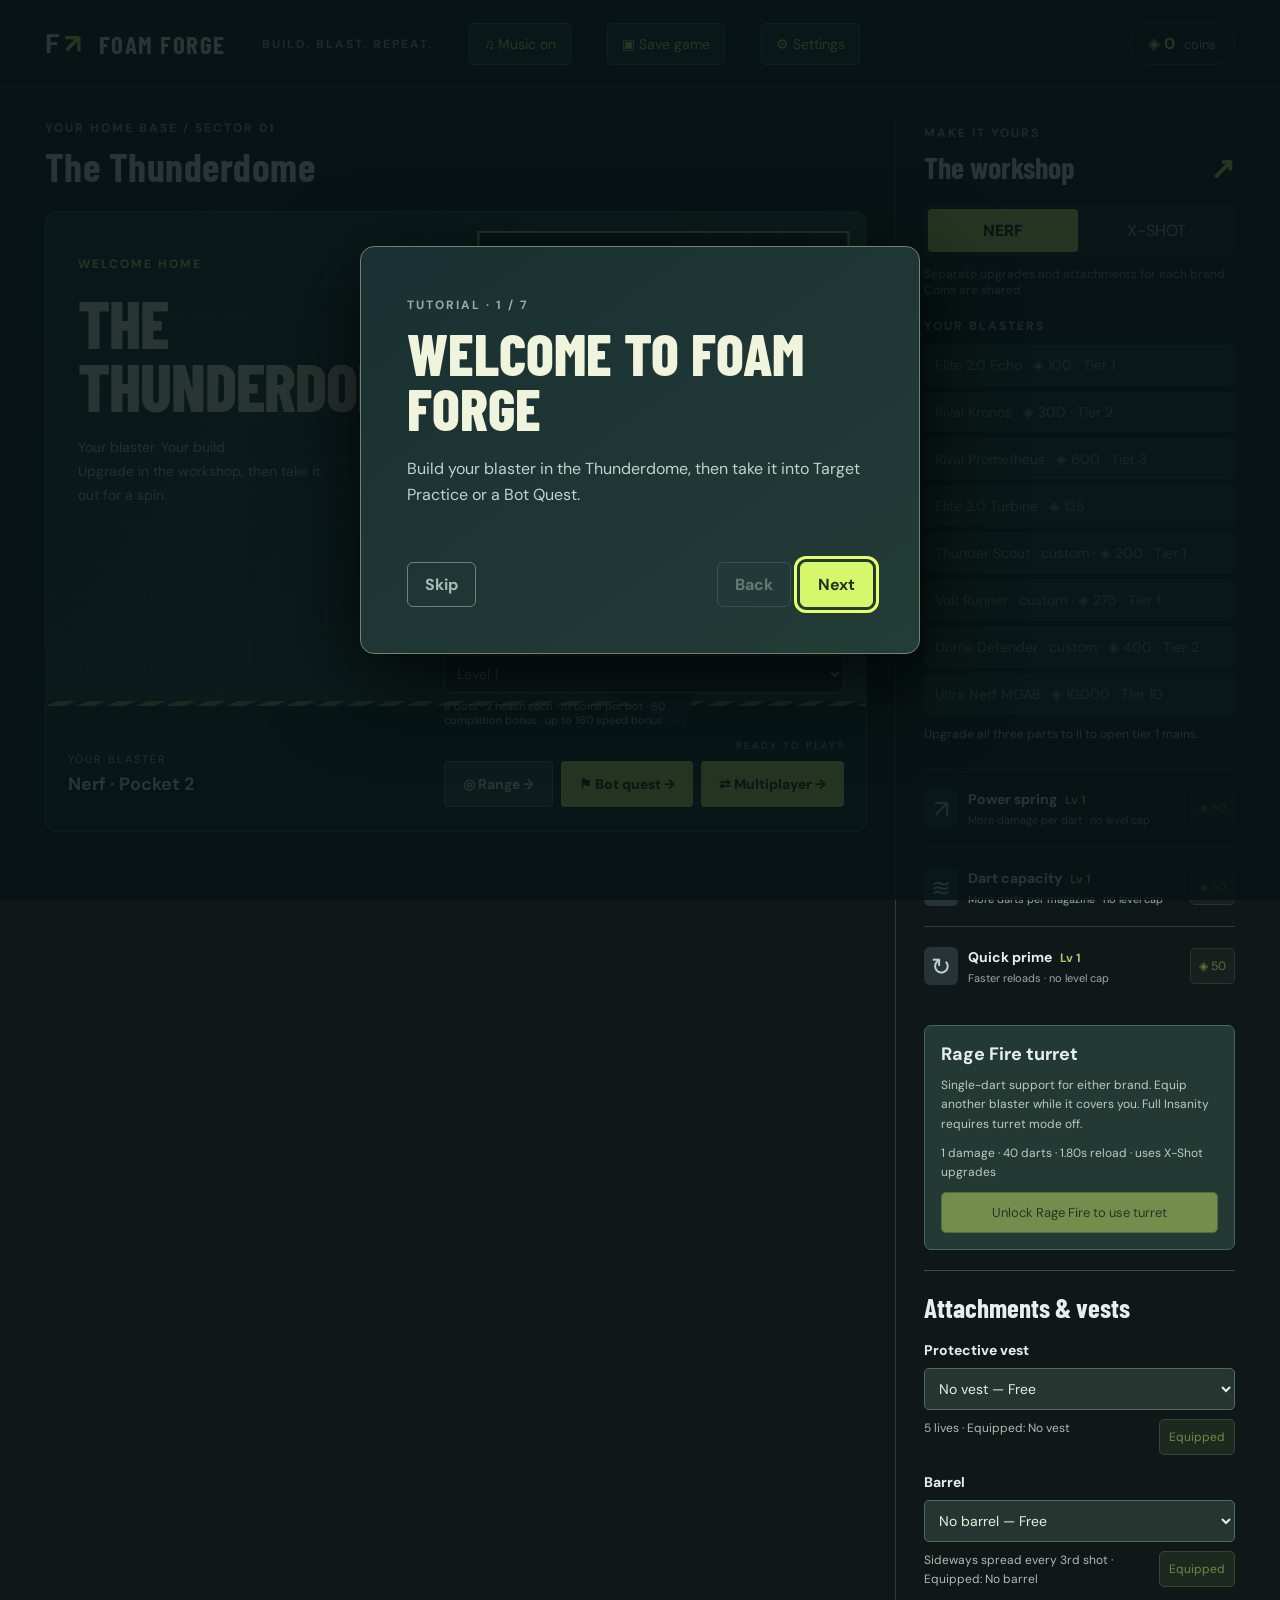
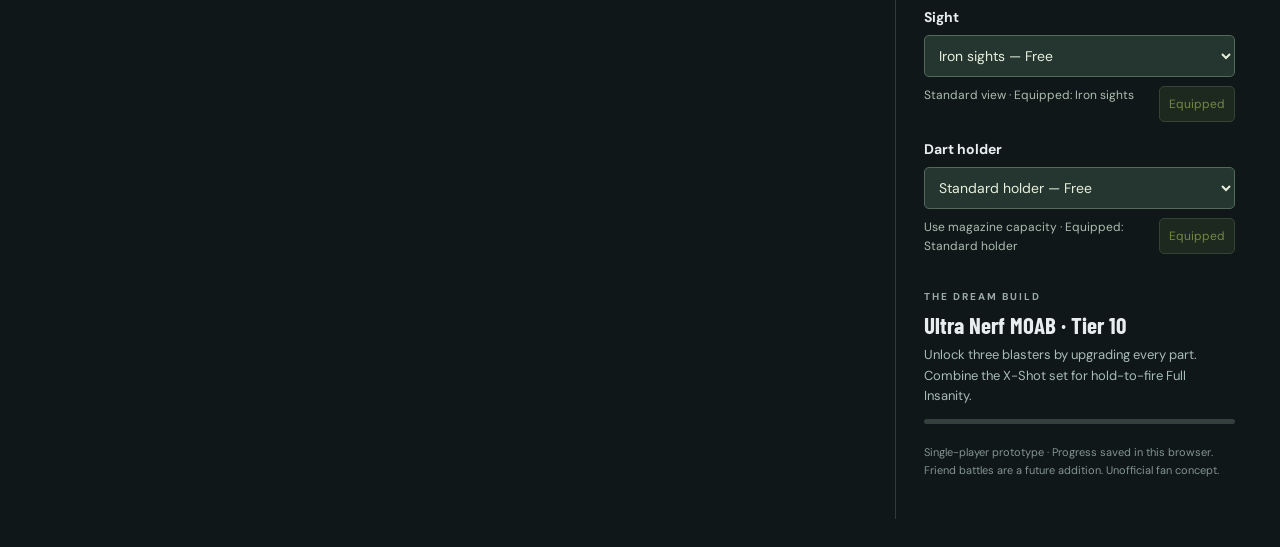
<file: foam-forge/index.html>
<!doctype html><html lang="en"><head><meta charset="utf-8"><meta name="viewport" content="width=device-width,initial-scale=1"><meta name="description" content="Build a foam blaster, shoot targets, and complete bot quests."><title>Foam Forge</title><link rel="stylesheet" href="style.css"></head><body><header><a class="logo" href="./">F<span>↗</span> <strong>FOAM FORGE</strong></a><span class="edition">BUILD. BLAST. REPEAT.</span><button id="musicToggle" class="back" aria-pressed="true">♫ Music on</button><div class="wallet">◈ <b id="coins">0</b> <span>coins</span></div></header><main><section class="game"><div class="bar"><div><span class="eyebrow">YOUR HOME BASE / SECTOR 01</span><h1 id="modeTitle">The Thunderdome</h1></div><button id="forgeBack" class="back">← Thunderdome</button></div><div class="arena"><canvas id="game" aria-label="Foam blaster arena. Click or tap targets to shoot." tabindex="0"></canvas><div class="top-hud"><span id="objective">Hit targets · earn 5 coins each</span><span id="questTimer">0.0s</span><span id="health">♥ 5 / 5 lives</span></div><div id="defeatScreen" class="defeat-screen" hidden role="dialog" aria-modal="true" aria-labelledby="defeatTitle"><div><span class="eyebrow">BOT QUEST</span><h2 id="defeatTitle">You lost</h2><p id="questResultText">You ran out of lives. Your coins and blasters are safe.</p><button id="defeatReturn">Return to Thunderdome ↵</button><button id="defeatRetry">Play again</button></div></div><button id="autoFireToggle" class="auto-fire-toggle" aria-pressed="false">Hands-free fire: off</button><div class="move-pad"><button id="moveForward" aria-label="Move forward">↑</button><button id="moveLeft" aria-label="Move left">←</button><button id="moveBack" aria-label="Move backward">↓</button><button id="moveRight" aria-label="Move right">→</button></div><div id="toast" role="status">Welcome to your range. Pick a target!</div><div class="bottom-hud"><div><small>YOUR BLASTER</small><strong id="blasterName">Nerf · Pocket 2</strong></div><button id="reload"><b id="ammo">2 / 2</b><span id="reloadLabel">RELOAD [R]</span></button></div><div id="fireHint" class="crosshint">CLICK / TAP TO SHOOT</div><div class="forge-intro"><span class="eyebrow">WELCOME HOME</span><h2>THE<br>THUNDERDOME</h2><p>Your blaster. Your build.<br>Upgrade in the workshop, then take it out for a spin.</p></div><div class="destinations"><label for="questLevel">BOT QUEST LEVEL</label><select id="questLevel"><option value="1">Level 1</option><option value="2">Level 2</option><option value="3">Level 3</option><option value="4">Level 4</option><option value="5">Level 5</option></select><p id="questDetails"></p><span>READY TO PLAY?</span><div class="modes"><button id="practice">◎ Range →</button><button id="quest">⚑ Bot quest →</button></div></div></div><footer><span><kbd>WASD / ARROWS</kbd> Move · <kbd>RIGHT CLICK</kbd> Toggle auto · <kbd>CLICK</kbd> Shoot / stop <kbd>R</kbd> Reload</span><span id="stats">0 hits · 0 shots</span></footer></section><aside><span class="eyebrow">MAKE IT YOURS</span><h2>The workshop<span>↗</span></h2><div class="brands"><button id="nerf" class="active">NERF</button><button id="xshot">X-SHOT</button></div><p class="note">Separate upgrades and attachments for each brand. Coins are shared.</p><div class="blaster-roster"><span class="eyebrow">YOUR BLASTERS</span><button id="blaster1"></button><button id="blaster2"></button><button id="blaster3"></button><button id="blaster4"></button><button id="blaster5"></button><button id="blaster6"></button><button id="blaster7"></button><button id="blaster8" hidden></button><button id="combine" hidden></button><p id="unlockHint" aria-live="polite"></p></div><div class="upgrade"><div class="upgrade-icon">↗</div><div><h3>Power spring <span id="springLevel">I</span></h3><p>More damage per dart · no level cap</p></div><button id="springBuy">◈ 50</button></div><div class="upgrade"><div class="upgrade-icon">≋</div><div><h3>Dart capacity <span id="capacityLevel">I</span></h3><p>More darts per magazine · no level cap</p></div><button id="capacityBuy">◈ 50</button></div><div class="upgrade"><div class="upgrade-icon">↻</div><div><h3>Quick prime <span id="primeLevel">I</span></h3><p>Faster reloads · no level cap</p></div><button id="primeBuy">◈ 50</button></div><section class="turret-shop"><h3>Rage Fire turret</h3><p>Single-dart support for either brand. Equip another blaster while it covers you. Full Insanity requires turret mode off.</p><p id="turretStats"></p><button id="turretToggle" aria-pressed="false">Unlock Rage Fire to use turret</button></section><section class="attachments"><h3>Attachments &amp; vests</h3><div class="attachment"><label for="vestSelect">Protective vest</label><select id="vestSelect"></select><p id="vestInfo"></p><button id="vestAttach"></button></div><div class="attachment"><label for="barrelSelect">Barrel</label><select id="barrelSelect"></select><p id="barrelInfo"></p><button id="barrelAttach"></button></div><div class="attachment"><label for="sightSelect">Sight</label><select id="sightSelect"></select><p id="sightInfo"></p><button id="sightAttach"></button></div><div class="attachment"><label for="holderSelect">Dart holder</label><select id="holderSelect"></select><p id="holderInfo"></p><button id="holderAttach"></button></div></section><div class="quest-card"><span class="eyebrow">YOUR FIRST MISSION</span><h3>Clear the playground</h3><p>Quests never end: each new level adds 5 bots and 1 health per bot. Beat each one to unlock the next. Bots hide behind crates. Tag them when they pop up, and move to dodge their darts.</p><div><span>REWARD</span><strong>◈ 80 coins</strong></div><button id="startQuest">Enter bot quest →</button></div><div class="endgame"><span class="eyebrow">THE DREAM BUILD</span><h3 id="dream">Rival · Prometheus</h3><p>Unlock three blasters by upgrading every part. Combine the X-Shot set for hold-to-fire Full Insanity.</p><div class="progress"><i id="progress"></i></div></div><p class="prototype">Single-player prototype · <span id="saveStatus" role="status">Progress saves in this browser.</span> Friend battles are a future addition. Unofficial fan concept.</p></aside></main><script src="game.js"></script></body></html>
</file>
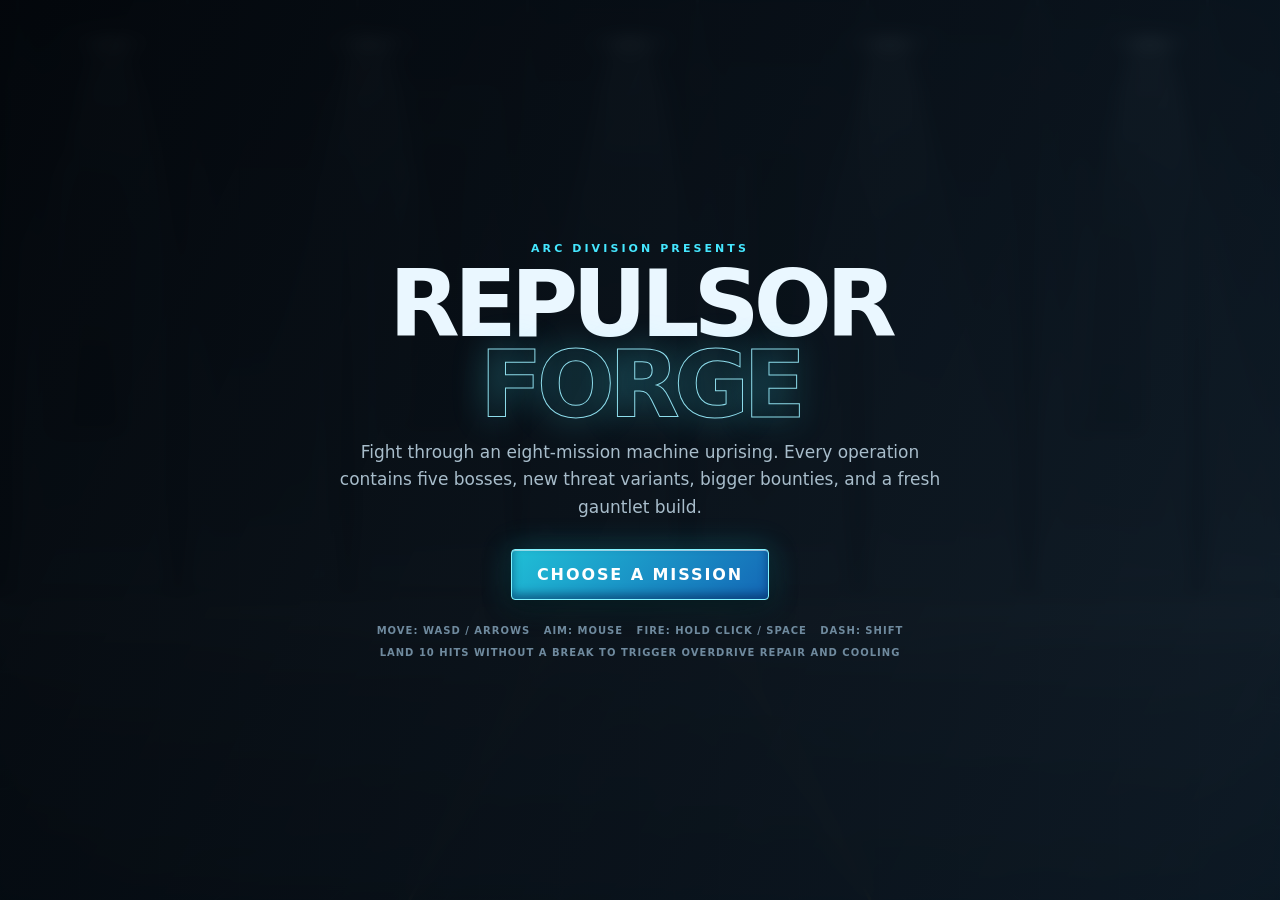
<file: repulsor-forge/index.html>
<!doctype html>
<html lang="en">
<head>
  <meta charset="utf-8">
  <meta name="viewport" content="width=device-width, initial-scale=1, maximum-scale=1, user-scalable=no">
  <meta name="theme-color" content="#07101d">
  <title>Repulsor Forge</title>
  <style>
    :root {
      color-scheme: dark;
      --ink: #eaf7ff;
      --muted: #85a2b7;
      --cyan: #45e7ff;
      --orange: #ff9f43;
      --panel: rgba(7, 18, 32, .94);
    }
    * { box-sizing: border-box; }
    html, body { width: 100%; height: 100%; margin: 0; overflow: hidden; }
    body {
      background: radial-gradient(circle at 50% 15%, #163452, #050b13 65%);
      color: var(--ink);
      font-family: Inter, ui-sans-serif, system-ui, -apple-system, BlinkMacSystemFont, "Segoe UI", sans-serif;
      user-select: none;
      touch-action: none;
    }
    button { font: inherit; }
    #shell { position: relative; width: 100%; height: 100%; }
    canvas { display: block; width: 100%; height: 100%; cursor: crosshair; }
    #hud {
      position: absolute; inset: 0 0 auto; z-index: 5;
      display: grid; grid-template-columns: 1fr auto 1fr; gap: 18px;
      padding: 18px 22px; pointer-events: none;
      background: linear-gradient(#02070de8, #02070d5c 62%, transparent);
      filter: drop-shadow(0 4px 10px #0008);
    }
    .meter { width: min(290px, 29vw); }
    .meter.right { justify-self: end; text-align: right; }
    .label {
      display: flex; justify-content: space-between; align-items: baseline;
      margin-bottom: 6px; color: #a8c0d1; font-size: 11px;
      font-weight: 800; letter-spacing: .16em; text-transform: uppercase;
    }
    .bar { height: 12px; padding: 2px; border: 1px solid #66869e; background: #02070d; transform: skewX(-12deg); box-shadow: inset 0 2px 5px #000, 0 1px 0 #ffffff12; }
    .fill { height: 100%; width: 100%; background: linear-gradient(90deg, #ff435d, #ff9b5b); transition: width .08s linear; }
    #bossFill { background: linear-gradient(90deg, #ffb638, #ff4e45); }
    #bossTwist { margin-top: 6px; color: #ffd978; font-size: 9px; font-weight: 900; letter-spacing: .12em; text-transform: uppercase; }
    #heatFill { background: linear-gradient(90deg, #39d8ff, #f7ef64, #ff4e45); width: 0; }
    #readout { text-align: center; min-width: 165px; }
    #money { color: #ffd765; font-size: 22px; font-weight: 900; letter-spacing: .04em; text-shadow: 0 0 16px #ffb52f55; }
    #stage { margin-top: 4px; color: var(--muted); font-size: 10px; font-weight: 800; letter-spacing: .14em; text-transform: uppercase; }
    #combatStatus { margin-top: 6px; color: #8defff; font-size: 9px; font-weight: 900; letter-spacing: .11em; text-transform: uppercase; }
    #attachments {
      position: absolute; left: 18px; bottom: 18px; z-index: 5;
      display: flex; flex-wrap: wrap; gap: 7px; max-width: min(940px, calc(100vw - 36px)); pointer-events: none;
    }
    .chip {
      padding: 7px 9px; border: 1px solid #365069; border-radius: 5px;
      background: #06101bcf; color: #7d9aad; font-size: 9px; font-weight: 800;
      letter-spacing: .1em; text-transform: uppercase;
    }
    .chip.on { color: #9bf4ff; border-color: #32bed0; box-shadow: inset 0 0 13px #18dfff1e; }
    .overlay {
      position: absolute; inset: 0; z-index: 10; display: grid; place-items: center;
      padding: 22px; background:
        linear-gradient(115deg, #02070cf2, #0a1a27df),
        repeating-linear-gradient(90deg, transparent 0 79px, #8fe9ff0a 80px);
      backdrop-filter: blur(8px); overflow: auto;
    }
    .hidden { display: none !important; }
    .card { width: min(920px, 94vw); text-align: center; }
    .eyebrow { color: var(--cyan); font-size: 11px; font-weight: 900; letter-spacing: .28em; text-transform: uppercase; }
    h1 { margin: 10px 0 12px; font-size: clamp(40px, 8vw, 92px); line-height: .88; letter-spacing: -.065em; text-transform: uppercase; }
    h1 span { color: transparent; -webkit-text-stroke: 1px #8eddec; text-shadow: 0 0 35px #43e8ff44; }
    .lead { max-width: 620px; margin: 0 auto 28px; color: #a8bdcb; font-size: clamp(13px, 1.6vw, 17px); line-height: 1.6; }
    .primary {
      padding: 15px 25px; border: 1px solid #82f2ff; border-radius: 4px;
      background: linear-gradient(135deg, #20bfd6, #1467b6); color: white;
      font-weight: 900; letter-spacing: .12em; text-transform: uppercase;
      box-shadow: inset 0 1px #fff8, inset 0 -5px 10px #001d4c88, 0 8px 24px #0009, 0 0 30px #1bdcf844; cursor: pointer;
    }
    .primary:hover { filter: brightness(1.15); transform: translateY(-1px); }
    .secondary {
      margin: 16px 6px 0; padding: 11px 18px; border: 1px solid #47677d; border-radius: 4px;
      background: #081522; color: #a9c5d7; font-weight: 800; letter-spacing: .1em; text-transform: uppercase; cursor: pointer;
    }
    .secondary:hover { border-color: #65dced; color: white; }
    .controls { margin-top: 25px; color: #6f8a9e; font-size: 10px; font-weight: 800; letter-spacing: .1em; text-transform: uppercase; }
    #missions .card { width: min(1120px, 96vw); padding: 24px 0; }
    #missions h2 { margin: 5px 0 4px; font-size: clamp(30px, 5vw, 56px); text-transform: uppercase; }
    #missionProgress { margin: 0 0 18px; color: #8ca9bc; font-size: 12px; }
    #missionGrid { display: grid; grid-template-columns: repeat(4, 1fr); gap: 11px; text-align: left; }
    .mission-card {
      position: relative; min-height: 155px; padding: 16px; overflow: hidden; border: 1px solid #345168; border-radius: 8px;
      background: linear-gradient(150deg, #10243a, #060e18); color: white; cursor: pointer; transition: .16s ease;
    }
    .mission-card::after { content: ""; position: absolute; inset: auto -25px -45px auto; width: 110px; height: 110px; border: 18px solid var(--mission-color); border-radius: 50%; opacity: .13; }
    .mission-card:hover:not(:disabled) { transform: translateY(-3px); border-color: var(--mission-color); box-shadow: 0 12px 28px #0009, inset 0 0 25px color-mix(in srgb, var(--mission-color) 12%, transparent); }
    .mission-card:disabled { cursor: default; opacity: .38; filter: grayscale(.7); }
    .mission-number { color: var(--mission-color); font-size: 10px; font-weight: 900; letter-spacing: .18em; }
    .mission-card h3 { margin: 10px 0 5px; font-size: 18px; text-transform: uppercase; }
    .mission-card p { margin: 0; color: #91aabd; font-size: 11px; line-height: 1.45; }
    .mission-threat { display: block; margin-top: 13px; color: #ffd36b; font-size: 10px; font-weight: 900; letter-spacing: .1em; text-transform: uppercase; }
    #research .card { width: min(1000px, 96vw); padding: 24px 0; }
    #research h2 { margin: 5px 0 4px; font-size: clamp(30px, 5vw, 56px); text-transform: uppercase; }
    #researchBalance { margin: 0 0 18px; color: #9eeeff; font-weight: 800; }
    #researchGrid { display: grid; grid-template-columns: repeat(3, 1fr); gap: 11px; text-align: left; }
    .research-card { min-height: 175px; padding: 16px; border: 1px solid #345168; border-radius: 8px; background: linear-gradient(150deg, #10243a, #060e18); color: white; cursor: pointer; }
    .research-card:hover:not(:disabled) { transform: translateY(-2px); border-color: #68eaff; }
    .research-card:disabled { cursor: default; opacity: .48; }
    .research-card.unlocked { border-color: #3cc6d8; background: linear-gradient(150deg, #123947, #07141d); }
    .research-card .icon { color: #74efff; font-size: 25px; }
    .research-card h3 { margin: 10px 0 6px; text-transform: uppercase; font-size: 14px; }
    .research-card p { min-height: 48px; margin: 0; color: #91aabd; font-size: 11px; line-height: 1.5; }
    .research-cost { display: block; margin-top: 12px; color: #ffd36b; font-size: 11px; font-weight: 900; text-transform: uppercase; }
    #shop .card { width: min(1040px, 96vw); }
    #shopTitle { margin: 3px 0; font-size: clamp(29px, 4vw, 48px); letter-spacing: -.04em; text-transform: uppercase; }
    #shopSub { margin: 0 0 18px; color: #88a4b8; font-size: 13px; }
    #shopMoney { color: #ffd765; }
    #shopGrid { display: grid; grid-template-columns: repeat(4, 1fr); gap: 11px; text-align: left; }
    .upgrade {
      min-height: 164px; padding: 14px; border: 1px solid #2a465c; border-radius: 7px;
      background: linear-gradient(150deg, #10243a, #07101b); color: white; cursor: pointer;
      transition: .15s ease;
    }
    .upgrade:hover:not(:disabled) { transform: translateY(-3px); border-color: #4cdef0; box-shadow: 0 12px 28px #0008; }
    .upgrade:disabled { cursor: default; opacity: .48; }
    .upgrade.owned { border-color: #35bed0; background: linear-gradient(150deg, #123847, #07141d); opacity: .7; }
    .upgrade .icon { color: var(--cyan); font-size: 24px; }
    .upgrade h3 { margin: 12px 0 6px; font-size: 14px; letter-spacing: .04em; text-transform: uppercase; }
    .upgrade p { min-height: 54px; margin: 0; color: #8faabd; font-size: 11px; line-height: 1.5; }
    .cost { display: block; margin-top: 14px; color: #ffd765; font-size: 13px; font-weight: 900; }
    #continue { margin-top: 18px; }
    #message {
      position: absolute; left: 50%; top: 19%; z-index: 6; transform: translate(-50%, -50%);
      color: white; font-size: clamp(22px, 5vw, 56px); font-weight: 950; font-style: italic;
      letter-spacing: -.04em; text-transform: uppercase; text-align: center;
      text-shadow: 0 3px 0 #0b2e42, 0 0 30px #3de5ff99; pointer-events: none;
      opacity: 0; transition: opacity .2s;
    }
    #mobileControls { display: none; }
    @media (max-width: 720px) {
      #hud { grid-template-columns: 1fr 1fr; padding: 10px; gap: 8px; }
      #readout { position: absolute; top: 53px; left: 50%; transform: translateX(-50%); }
      #money { font-size: 16px; }
      .meter { width: 42vw; }
      #attachments { bottom: 95px; left: 8px; gap: 3px; }
      .chip { padding: 5px; font-size: 7px; }
      #shopGrid { grid-template-columns: repeat(2, 1fr); }
      #missionGrid { grid-template-columns: repeat(2, 1fr); }
      #researchGrid { grid-template-columns: repeat(2, 1fr); }
      .mission-card { min-height: 135px; padding: 12px; }
      #shop .card { padding: 18px 0; }
      .upgrade { min-height: 126px; padding: 11px; }
      .upgrade p { min-height: 42px; font-size: 9px; }
      .upgrade h3 { font-size: 11px; margin: 7px 0 4px; }
      .upgrade .icon { font-size: 17px; }
      .cost { margin-top: 7px; font-size: 11px; }
      #mobileControls { position: absolute; inset: auto 0 12px; z-index: 7; display: flex; justify-content: space-between; padding: 0 15px; pointer-events: none; }
      .touchGroup { display: grid; grid-template-columns: repeat(3, 52px); gap: 7px; pointer-events: auto; }
      .touchGroup.actions { grid-template-columns: repeat(2, 65px); align-items: end; }
      .touchBtn {
        height: 52px; border: 1px solid #6490ac88; border-radius: 12px;
        background: #071522b8; color: white; font-weight: 900; touch-action: none;
      }
      .touchBtn.fire { height: 65px; border-color: #63ecff; background: #087a91c9; }
      .touchBtn.dash { height: 55px; border-color: #ffb24c; background: #8e4b12c9; }
    }
  </style>
</head>
<body>
<main id="shell">
  <canvas id="game"></canvas>
  <section id="hud" class="hidden">
    <div class="meter">
      <div class="label"><span>Armor</span><span id="hpText">100 / 100</span></div>
      <div class="bar"><div class="fill" id="hpFill"></div></div>
      <div class="label" style="margin-top:8px"><span>Repulsor heat</span><span id="heatText">Ready</span></div>
      <div class="bar"><div class="fill" id="heatFill"></div></div>
    </div>
    <div id="readout"><div id="money">$0</div><div id="stage">Target 1 / 5</div><div id="combatStatus">Dash ready · Overdrive 0</div></div>
    <div class="meter right">
      <div class="label"><span id="bossName">Boss</span><span id="bossHpText">100%</span></div>
      <div class="bar"><div class="fill" id="bossFill"></div></div>
      <div id="bossTwist">Standard weapons</div>
    </div>
  </section>
  <div id="attachments" class="hidden"></div>
  <div id="message"></div>

  <section id="menu" class="overlay">
    <div class="card">
      <div class="eyebrow">Arc Division presents</div>
      <h1>Repulsor<br><span>Forge</span></h1>
      <p class="lead">Fight through an eight-mission machine uprising. Every operation contains five bosses, new threat variants, bigger bounties, and a fresh gauntlet build.</p>
      <button class="primary" id="start">Choose a mission</button>
      <div class="controls">Move: WASD / arrows &nbsp; Aim: mouse &nbsp; Fire: hold click / space &nbsp; Dash: shift<br><br>Land 10 hits without a break to trigger Overdrive repair and cooling</div>
    </div>
  </section>

  <section id="missions" class="overlay hidden">
    <div class="card">
      <div class="eyebrow">Campaign operations</div>
      <h2>Select mission</h2>
      <p id="missionProgress">Mission 1 of 8 unlocked</p>
      <div id="missionGrid"></div>
      <button class="secondary" id="researchOpen">Research lab · <span id="researchCount">0</span> RP</button>
      <button class="secondary" id="missionBack">Back</button>
    </div>
  </section>

  <section id="research" class="overlay hidden">
    <div class="card">
      <div class="eyebrow">Arc Division R&amp;D</div>
      <h2>Research lab</h2>
      <p id="researchBalance">0 research points available</p>
      <div id="researchGrid"></div>
      <button class="secondary" id="researchBack">Back to missions</button>
    </div>
  </section>

  <section id="shop" class="overlay hidden">
    <div class="card">
      <div class="eyebrow">Workshop unlocked</div>
      <h2 id="shopTitle">Boss destroyed</h2>
      <p id="shopSub"><span id="shopStats">Bounty secured.</span> Available funds: <strong id="shopMoney">$0</strong></p>
      <div id="shopGrid"></div>
      <button class="primary" id="continue">Fight next boss</button>
    </div>
  </section>

  <section id="end" class="overlay hidden">
    <div class="card">
      <div class="eyebrow" id="endEyebrow">Arena cleared</div>
      <h1 id="endTitle">Forged in<br><span>victory</span></h1>
      <p class="lead" id="endText"></p>
      <button class="primary" id="restart">Run it again</button>
      <button class="secondary" id="missionSelectEnd">Mission select</button>
    </div>
  </section>

  <div id="mobileControls" class="hidden">
    <div class="touchGroup">
      <span></span><button class="touchBtn" data-key="up">▲</button><span></span>
      <button class="touchBtn" data-key="left">◀</button><button class="touchBtn" data-key="down">▼</button><button class="touchBtn" data-key="right">▶</button>
    </div>
    <div class="touchGroup actions">
      <button class="touchBtn dash" data-key="dash">DASH</button>
      <button class="touchBtn fire" data-key="fire">FIRE</button>
    </div>
  </div>
</main>

<script>
(() => {
  "use strict";
  const canvas = document.querySelector("#game");
  const ctx = canvas.getContext("2d");
  const $ = (s) => document.querySelector(s);
  const ui = {
    hud: $("#hud"), hp: $("#hpFill"), hpText: $("#hpText"), heat: $("#heatFill"), heatText: $("#heatText"),
    money: $("#money"), stage: $("#stage"), combat: $("#combatStatus"), boss: $("#bossFill"), bossText: $("#bossHpText"), bossName: $("#bossName"), bossTwist: $("#bossTwist"),
    chips: $("#attachments"), message: $("#message"), menu: $("#menu"), missions: $("#missions"), missionGrid: $("#missionGrid"), missionProgress: $("#missionProgress"), research: $("#research"), researchGrid: $("#researchGrid"), researchBalance: $("#researchBalance"), researchCount: $("#researchCount"), shop: $("#shop"), grid: $("#shopGrid"),
    shopMoney: $("#shopMoney"), shopStats: $("#shopStats"), continue: $("#continue"), end: $("#end"), endTitle: $("#endTitle"),
    endEyebrow: $("#endEyebrow"), endText: $("#endText"), mobile: $("#mobileControls")
  };

  let W = 1280, H = 720, dpr = 1, state = "menu", last = 0, time = 0, shake = 0, flash = 0;
  let bossIndex = 0, money = 0, shots = [], enemyShots = [], particles = [], rings = [], pendingAttacks = [], mouse = { x: 900, y: 350, down: false };
  let combo = 0, comboTimer = 0, fightBestCombo = 0, fightShots = 0, fightHits = 0;
  const keys = {};
  const player = { x: 220, y: 390, vx: 0, vy: 0, r: 19, hp: 100, maxHp: 100, heat: 0, maxHeat: 100, overheated: false, fireCd: 0, dashCd: 0, dash: 0, invuln: 0, angle: 0, reviveReady: false };
  const upgrades = [
    { id: "focus", name: "Focus Lens", icon: "◉", cost: 90, desc: "+45% beam damage. Generates slightly more heat." },
    { id: "cooling", name: "Cryo Sink", icon: "❄", cost: 110, desc: "Heat drains 60% faster and overheat recovery is shorter." },
    { id: "splitter", name: "Arc Splitter", icon: "⋔", cost: 140, desc: "Every fourth shot splits into two angled energy bolts." },
    { id: "barrier", name: "Kinetic Guard", icon: "⬡", cost: 125, desc: "+30 maximum armor and restores armor after installation." },
    { id: "rapid", name: "Pulse Accelerator", icon: "≋", cost: 105, desc: "Repulsor fires 30% faster for sustained pressure." },
    { id: "stabilizer", name: "Vector Stabilizer", icon: "➤", cost: 120, desc: "Bolts travel 33% faster with a larger impact profile." },
    { id: "dash", name: "Phase Thrusters", icon: "⌁", cost: 135, desc: "Dash recharges faster, travels farther, and shields longer." },
    { id: "nanites", name: "Repair Nanites", icon: "✚", cost: 150, desc: "Regenerate 3 armor per second during combat." }
  ];
  const researchUpgrades = [
    { id: "aegis", name: "Aegis Burst", icon: "◎", research: 2, cost: 165, desc: "Dashing vaporizes nearby enemy fire." },
    { id: "thermal", name: "Thermal Reclaimer", icon: "♨", research: 3, cost: 180, desc: "Overdrive repairs more armor and vents more heat." },
    { id: "hunter", name: "Hunter Rounds", icon: "⌖", research: 4, cost: 195, desc: "Repulsor bolts curve gently toward the boss." },
    { id: "quantum", name: "Quantum Capacitor", icon: "◈", research: 5, cost: 220, desc: "Raises maximum repulsor heat capacity by 30%." },
    { id: "salvage", name: "Salvage Drone", icon: "◇", research: 6, cost: 245, desc: "Recovers 25% more bounty from destroyed bosses." },
    { id: "phoenix", name: "Phoenix Plating", icon: "✦", research: 8, cost: 285, desc: "Survive one fatal hit per mission at 45% armor." }
  ];
  const owned = new Set();
  const bossData = [
    { name: "Crusher MK-II", color: "#ff653f", hp: 520, bounty: 130, r: 54, kind: 0 },
    { name: "Volt Mantis", color: "#d3ff4b", hp: 620, bounty: 210, r: 47, kind: 1 },
    { name: "The Iron Sun", color: "#ffb938", hp: 1350, bounty: 360, r: 68, kind: 2 },
    { name: "Prism Warden", color: "#c16cff", hp: 1650, bounty: 450, r: 61, kind: 3 },
    { name: "Void Regent", color: "#ff397d", hp: 2150, bounty: 575, r: 74, kind: 4 }
  ];
  const missions = [
    { name: "Foundry Breach", sector: "Break the siege around Arc Division's forge.", hp: 1, attack: 1, damage: 1, speed: 1, bounty: 1, color: "#ff7048", twists: [{name:"Ramming chassis",type:"native"},{name:"Six-leg crossfire",type:"native"},{name:"Solar barrage",type:"native"},{name:"Orbiting blades",type:"native"},{name:"Royal crossfire",type:"native"}], palette: ["#ff653f", "#d3ff4b", "#ffb938", "#c16cff", "#ff397d"], bosses: ["Crusher MK-II", "Volt Mantis", "The Iron Sun", "Prism Warden", "Void Regent"] },
    { name: "Neon Uprising", sector: "Hunt weaponized racers through the electric district.", hp: 1.12, attack: 1.05, damage: 1.05, speed: 1.06, bounty: 1.08, color: "#32e7ff", twists: [{name:"Predictive targeting",type:"hunter"},{name:"Pulse shield",type:"shield"},{name:"Proximity mines",type:"mines"},{name:"Blink drive",type:"blink"},{name:"Arc storm",type:"storm"}], palette: ["#22d9ff", "#ff4fd8", "#ffe45a", "#50ffad", "#ab6cff"], bosses: ["Chrome Ram", "Circuit Stalker", "Neon Helios", "Laser Bishop", "Grid Sovereign"] },
    { name: "Arctic Siege", sector: "Recover a frozen reactor beneath the polar shield.", hp: 1.25, attack: 1.1, damage: 1.1, speed: 1.1, bounty: 1.16, color: "#8ee8ff", twists: [{name:"Cryo field",type:"slow"},{name:"Permafrost armor",type:"armor"},{name:"Ice mines",type:"mines"},{name:"Borealis tracker",type:"hunter"},{name:"Dash freeze",type:"freeze"}], palette: ["#69cfff", "#b8ffef", "#e8f8ff", "#82aaff", "#b49cff"], bosses: ["Glacier Grinder", "Frost Mantis", "White Dwarf", "Cryo Sentinel", "Zero Monarch"] },
    { name: "Desert Crucible", sector: "Cross a furnace canyon ruled by scavenger machines.", hp: 1.4, attack: 1.16, damage: 1.16, speed: 1.13, bounty: 1.24, color: "#ffb347", twists: [{name:"Sand burrow",type:"blink"},{name:"Scarab seeker",type:"hunter"},{name:"Heat siphon",type:"heat"},{name:"Mirage shield",type:"shield"},{name:"Meteor furnace",type:"storm"}], palette: ["#ff7138", "#e8d34d", "#ffbf3f", "#e98247", "#ff4f46"], bosses: ["Dune Crusher", "Scarab Volt", "Solar Tyrant", "Mirage Warden", "Ash Emperor"] },
    { name: "Orbital Fall", sector: "Board a collapsing weapons station above the planet.", hp: 1.58, attack: 1.22, damage: 1.22, speed: 1.17, bounty: 1.32, color: "#6fa8ff", twists: [{name:"Gravity well",type:"gravity"},{name:"Satellite storm",type:"storm"},{name:"Deflector ring",type:"shield"},{name:"Warp jump",type:"blink"},{name:"Orbital mines",type:"mines"}], palette: ["#5f8fff", "#71e6ff", "#f5f7ff", "#9c8cff", "#ff628f"], bosses: ["Dockbreaker", "Vector Mantis", "Fusion Star", "Orbit Keeper", "Vacuum Crown"] },
    { name: "Phantom Grid", sector: "Expose cloaked machines inside a corrupted simulation.", hp: 1.76, attack: 1.28, damage: 1.28, speed: 1.21, bounty: 1.4, color: "#c268ff", twists: [{name:"Ghost barrier",type:"shield"},{name:"Phase skip",type:"blink"},{name:"Signal jammer",type:"jammer"},{name:"Cipher lock",type:"hunter"},{name:"Data leech",type:"leech"}], palette: ["#875cff", "#55ffd0", "#e86dff", "#bba0ff", "#ff3dbb"], bosses: ["Ghost Saw", "Phase Mantis", "False Sun", "Cipher Warden", "Phantom Regent"] },
    { name: "Titan Protocol", sector: "Destroy the command machines built to replace armies.", hp: 1.96, attack: 1.34, damage: 1.36, speed: 1.25, bounty: 1.5, color: "#ff3f55", twists: [{name:"Siege plating",type:"armor"},{name:"Drone foundry",type:"mines"},{name:"Artillery lock",type:"hunter"},{name:"Imperial shield",type:"shield"},{name:"Berserker core",type:"rage"}], palette: ["#ff3b32", "#ffd52f", "#ff773d", "#ff4f8c", "#e338ff"], bosses: ["Titan Breaker", "War Mantis", "Siege Sun", "Imperial Warden", "Titan Prime"] },
    { name: "Core Collapse", sector: "Enter the machine core and end the uprising forever.", hp: 2.18, attack: 1.42, damage: 1.45, speed: 1.3, bounty: 1.62, color: "#ffdf58", twists: [{name:"Time fracture",type:"blink"},{name:"Adaptive shell",type:"armor"},{name:"Core gravity",type:"gravity"},{name:"Null field",type:"jammer"},{name:"Apocalypse drive",type:"rage"}], palette: ["#ff4b2b", "#f7ff3c", "#fff06a", "#ff71e6", "#ffffff"], bosses: ["Omega Crusher", "Apex Mantis", "Final Sun", "Core Warden", "The Last Regent"] }
  ];
  const CAMPAIGN_KEY = "repulsor-forge-campaign-v1";
  let currentMission = 0, unlockedMissions = 1, researchPoints = 0, blueprints = new Set(), lastResult = "loss";
  try {
    const saved = JSON.parse(localStorage.getItem(CAMPAIGN_KEY) || "1");
    if (typeof saved === "number") unlockedMissions = saved;
    else { unlockedMissions = saved.unlocked || 1; researchPoints = saved.research || 0; blueprints = new Set(saved.blueprints || []); }
    unlockedMissions = Math.max(1, Math.min(missions.length, unlockedMissions));
  } catch {}
  let boss, shotCount = 0;

  function saveCampaign() {
    try { localStorage.setItem(CAMPAIGN_KEY, JSON.stringify({ unlocked: unlockedMissions, research: researchPoints, blueprints: [...blueprints] })); } catch {}
  }
  function activeUpgrades() { return upgrades.concat(researchUpgrades.filter(u => blueprints.has(u.id))); }

  function resize() {
    dpr = Math.min(devicePixelRatio || 1, 2);
    W = innerWidth; H = innerHeight;
    canvas.width = Math.floor(W * dpr); canvas.height = Math.floor(H * dpr);
    ctx.setTransform(dpr, 0, 0, dpr, 0, 0);
  }
  addEventListener("resize", resize); resize();
  const clamp = (v, a, b) => Math.max(a, Math.min(b, v));
  const dist = (a, b) => Math.hypot(a.x - b.x, a.y - b.y);
  const rand = (a, b) => a + Math.random() * (b - a);

  function createBoss(i) {
    const base = bossData[i], mission = missions[currentMission];
    const d = {
      ...base,
      name: mission.bosses[i], color: mission.palette[i], twist: mission.twists[i],
      hp: Math.round(base.hp * mission.hp), bounty: Math.round(base.bounty * mission.bounty)
    };
    return { ...d, maxHp: d.hp, x: W * .78, y: H * .5, vx: 0, vy: 0, attack: 1.2, phase: 0, hit: 0, charge: 0, twistTimer: 2.4, shieldHits: 0, blink: 0, enraged: false, dead: false };
  }
  function resetPlayer(full = true) {
    player.x = Math.max(95, W * .18); player.y = H * .55; player.vx = player.vy = 0;
    player.heat = 0; player.overheated = false; player.dashCd = 0; player.invuln = 1;
    if (full) player.hp = player.maxHp;
  }
  function startFight() {
    state = "fight"; shots = []; enemyShots = []; particles = []; rings = []; pendingAttacks = [];
    combo = 0; comboTimer = 0; fightBestCombo = 0; fightShots = 0; fightHits = 0;
    boss = createBoss(bossIndex); resetPlayer(true);
    ui.shop.classList.add("hidden"); ui.menu.classList.add("hidden"); ui.missions.classList.add("hidden"); ui.research.classList.add("hidden"); ui.end.classList.add("hidden");
    ui.hud.classList.remove("hidden"); ui.chips.classList.remove("hidden");
    if (matchMedia("(pointer: coarse)").matches) ui.mobile.classList.remove("hidden");
    announce(`${missions[currentMission].name} · ${boss.name}`, 1.4); updateUI();
  }
  function newRun() {
    bossIndex = 0; money = 0; owned.clear(); player.maxHp = 100; player.maxHeat = 100; player.reviveReady = false; shotCount = 0;
    renderChips(); startFight();
  }
  function openMissionSelect() {
    state = "missions"; ui.menu.classList.add("hidden"); ui.shop.classList.add("hidden"); ui.end.classList.add("hidden");
    ui.research.classList.add("hidden");
    ui.hud.classList.add("hidden"); ui.chips.classList.add("hidden"); ui.mobile.classList.add("hidden");
    ui.missions.classList.remove("hidden"); renderMissions();
  }
  function renderMissions() {
    ui.missionGrid.innerHTML = "";
    missions.forEach((m, i) => {
      const unlocked = i < unlockedMissions, cleared = i < unlockedMissions - 1;
      const btn = document.createElement("button");
      btn.className = "mission-card"; btn.disabled = !unlocked; btn.style.setProperty("--mission-color", m.color);
      const threat = i ? `+${Math.round((m.hp - 1) * 100)}% armor · +${Math.round((m.damage - 1) * 100)}% damage` : "Baseline threat · five bosses";
      btn.innerHTML = `<span class="mission-number">MISSION ${i + 1} ${cleared ? "· CLEARED" : unlocked ? "· AVAILABLE" : "· LOCKED"}</span><h3>${m.name}</h3><p>${m.sector}</p><span class="mission-threat">${threat}</span>`;
      btn.onclick = () => startMission(i); ui.missionGrid.append(btn);
    });
    ui.missionProgress.textContent = `${unlockedMissions} of ${missions.length} missions unlocked · each operation has five bosses`;
    ui.researchCount.textContent = researchPoints;
  }
  function openResearch() {
    state = "research"; ui.missions.classList.add("hidden"); ui.research.classList.remove("hidden"); renderResearch();
  }
  function renderResearch() {
    ui.researchGrid.innerHTML = "";
    researchUpgrades.forEach(u => {
      const unlocked = blueprints.has(u.id), poor = researchPoints < u.research;
      const btn = document.createElement("button");
      btn.className = `research-card${unlocked ? " unlocked" : ""}`; btn.disabled = unlocked || poor;
      btn.innerHTML = `<span class="icon">${u.icon}</span><h3>${u.name}</h3><p>${u.desc}</p><span class="research-cost">${unlocked ? "Blueprint unlocked" : `${u.research} research points`}</span>`;
      btn.onclick = () => unlockResearch(u); ui.researchGrid.append(btn);
    });
    ui.researchBalance.textContent = `${researchPoints} research point${researchPoints === 1 ? "" : "s"} available · blueprints add upgrades to mission workshops`;
  }
  function unlockResearch(u) {
    if (blueprints.has(u.id) || researchPoints < u.research) return;
    researchPoints -= u.research; blueprints.add(u.id); saveCampaign(); renderResearch();
  }
  function startMission(i) {
    if (i < 0 || i >= unlockedMissions || i >= missions.length) return;
    currentMission = i; newRun();
  }
  function announce(text, duration = 1) {
    ui.message.textContent = text; ui.message.style.opacity = 1;
    clearTimeout(announce.timer); announce.timer = setTimeout(() => ui.message.style.opacity = 0, duration * 1000);
  }
  function burst(x, y, color, count = 12, speed = 210) {
    for (let i = 0; i < count; i++) {
      const a = Math.random() * Math.PI * 2, s = rand(speed * .25, speed);
      particles.push({ x, y, vx: Math.cos(a) * s, vy: Math.sin(a) * s, life: rand(.25, .8), max: .8, color, size: rand(2, 6) });
    }
  }
  function ring(x, y, color, max = 100) { rings.push({ x, y, r: 5, max, life: .5, color }); }

  function firePlayer() {
    if (player.fireCd > 0 || player.overheated) return;
    const base = Math.atan2(mouse.y - player.y, mouse.x - player.x);
    player.angle = base; player.fireCd = owned.has("rapid") ? .08 : .115;
    let damage = owned.has("focus") ? 20 : 14;
    player.heat += owned.has("focus") ? 12 : 9;
    const boltSpeed = owned.has("stabilizer") ? 1020 : 765;
    const boltRadius = owned.has("stabilizer") ? 8 : 6;
    const addShot = (a) => {
      shots.push({ x: player.x + Math.cos(a) * 27, y: player.y + Math.sin(a) * 27, vx: Math.cos(a) * boltSpeed, vy: Math.sin(a) * boltSpeed, r: boltRadius, damage, life: 1.3 });
      fightShots++;
    };
    addShot(base); shotCount++;
    if (owned.has("splitter") && shotCount % 4 === 0) { addShot(base - .18); addShot(base + .18); }
    player.vx -= Math.cos(base) * 20; player.vy -= Math.sin(base) * 20;
    burst(player.x + Math.cos(base) * 29, player.y + Math.sin(base) * 29, "#68efff", 4, 100);
    if (player.heat >= player.maxHeat) { player.heat = player.maxHeat; player.overheated = true; announce("Repulsor overheated", .8); }
  }
  function enemyBullet(x, y, angle, speed, damage = 10, color = "#ff6649", r = 7) {
    const mission = missions[currentMission]; speed *= mission.speed; damage *= mission.damage;
    enemyShots.push({ x, y, vx: Math.cos(angle) * speed, vy: Math.sin(angle) * speed, damage, color, r, life: 5, homing: boss?.twist?.type === "hunter" ? .75 : 0, arming: 0 });
  }
  function aimedBurst(count, spread, speed, damage, color, target = player) {
    const aim = Math.atan2(target.y - boss.y, target.x - boss.x);
    for (let i = 0; i < count; i++) {
      const off = count === 1 ? 0 : (i / (count - 1) - .5) * spread;
      enemyBullet(boss.x, boss.y, aim + off, speed, damage, color);
    }
  }
  function radial(count, speed, damage, offset = 0, color = boss.color) {
    for (let i = 0; i < count; i++) enemyBullet(boss.x, boss.y, offset + i / count * Math.PI * 2, speed, damage, color);
  }
  function queueAttack(delay, style, color, fire) {
    pendingAttacks.push({ attacker: boss, life: delay, max: delay, style, color, fire, target: { x: player.x, y: player.y } });
  }
  function updatePendingAttacks(dt) {
    pendingAttacks.forEach(t => {
      t.life -= dt;
      if (t.life <= 0 && !t.fired) {
        t.fired = true;
        if (state === "fight" && boss === t.attacker && !boss.dead) t.fire(t.target);
      }
    });
    pendingAttacks = pendingAttacks.filter(t => !t.fired && t.attacker === boss && !t.attacker.dead);
  }
  function registerHit() {
    fightHits++; combo++; comboTimer = 1.3; fightBestCombo = Math.max(fightBestCombo, combo);
    if (combo % 10 === 0) {
      player.heat = Math.max(0, player.heat - (owned.has("thermal") ? 42 : 25));
      player.hp = Math.min(player.maxHp, player.hp + (owned.has("thermal") ? 10 : 5));
      ring(player.x, player.y, "#62f4ff", 105); burst(player.x, player.y, "#8df8ff", 14, 180);
      announce(`Overdrive ${combo} · cooled + repaired`, .8);
    }
  }
  function applyBossTwist(dt, hpRatio) {
    const type = boss.twist?.type;
    boss.twistTimer -= dt;
    boss.shielded = type === "shield" && Math.sin(time * 1.45) > -.2;
    boss.armored = type === "armor" && hpRatio > .5;
    if (type === "gravity") {
      const d = dist(player, boss), pull = d < 440 ? (1 - d / 440) * 430 : 0;
      if (pull > 0) { const a = Math.atan2(boss.y - player.y, boss.x - player.x); player.vx += Math.cos(a) * pull * dt; player.vy += Math.sin(a) * pull * dt; }
    } else if (type === "jammer" && dist(player, boss) < 340) {
      player.heat = Math.min(player.maxHeat, player.heat + 7 * dt);
    } else if (type === "rage" && hpRatio < .55) {
      boss.attack -= dt * .65;
    }
    if (boss.twistTimer > 0) return;
    if (type === "mines") {
      for (let i = 0; i < 5; i++) {
        const x = rand(W * .28, W * .9), y = rand(125, H - 70);
        enemyShots.push({ x, y, vx: 0, vy: 0, damage: 13 * missions[currentMission].damage, color: boss.color, r: 12, life: 6, homing: 0, arming: .8, mine: true });
        ring(x, y, boss.color, 44);
      }
      boss.twistTimer = 4.2;
    } else if (type === "blink") {
      ring(boss.x, boss.y, boss.color, 120); boss.x = rand(W * .56, W * .88); boss.y = rand(H * .22, H * .7); ring(boss.x, boss.y, "#ffffff", 120); boss.blink = .75; boss.twistTimer = 3.4;
    } else if (type === "storm") {
      queueAttack(.45, "radial", boss.color, () => radial(hpRatio < .5 ? 18 : 12, 270, 9, time * .8, boss.color)); boss.twistTimer = 3.6;
    } else boss.twistTimer = 2.5;
  }

  function bossAI(dt) {
    boss.attack -= dt * missions[currentMission].attack; boss.hit = Math.max(0, boss.hit - dt); boss.blink = Math.max(0, boss.blink - dt);
    const hpRatio = boss.hp / boss.maxHp;
    if (hpRatio < .4 && !boss.enraged) {
      boss.enraged = true; ring(boss.x, boss.y, boss.color, boss.r * 2.8); announce(`${boss.name} enraged`, 1);
    }
    if (boss.kind === 0) {
      if (boss.blink <= 0) boss.y = H * .5 + Math.sin(time * 1.3) * H * .24;
      if (boss.attack <= 0) {
        if (Math.random() < .66) {
          queueAttack(.32, "aim", boss.color, target => aimedBurst(hpRatio < .5 ? 5 : 3, .55, 252, 11, boss.color, target));
          boss.attack = hpRatio < .5 ? 1.15 : 1.55;
        } else {
          queueAttack(.48, "charge", boss.color, () => { boss.vx = -650 * missions[currentMission].speed; boss.charge = .65; });
          boss.attack = 2.8;
        }
      }
      if (boss.blink > 0) {
        // Blink-drive bosses hold the teleported position briefly.
      } else if (boss.charge > 0) {
        boss.charge -= dt; boss.x += boss.vx * dt;
        if (boss.x < W * .18 || boss.x > W * .85) boss.vx *= -1;
      } else boss.x += (W * .78 - boss.x) * dt * 2;
    } else if (boss.kind === 1) {
      if (boss.blink <= 0) { boss.x = W * .72 + Math.cos(time * 1.5) * W * .12; boss.y = H * .46 + Math.sin(time * 2.1) * H * .24; }
      if (boss.attack <= 0) {
        if (Math.random() < .55) {
          queueAttack(.34, "aim", boss.color, target => aimedBurst(hpRatio < .55 ? 5 : 3, 1.0, 280, 8, boss.color, target)); boss.attack = 1.35;
        } else {
          queueAttack(.44, "radial", boss.color, () => { radial(hpRatio < .5 ? 14 : 10, 190, 8, time, boss.color); ring(boss.x, boss.y, boss.color, 150); }); boss.attack = 2.1;
        }
      }
    } else if (boss.kind === 2) {
      if (boss.blink <= 0) { boss.x = W * .76 + Math.sin(time * .8) * W * .08; boss.y = H * .45 + Math.cos(time * 1.1) * H * .13; }
      if (boss.attack <= 0) {
        boss.phase++;
        if (boss.phase % 3 === 0) {
          queueAttack(.46, "radial", "#ffbd3d", () => radial(hpRatio < .5 ? 28 : 20, 210, 12, time * .4, "#ffbd3d")); boss.attack = 1.65;
        } else if (boss.phase % 3 === 1) {
          queueAttack(.32, "aim", "#ff6247", target => aimedBurst(hpRatio < .45 ? 11 : 7, 1.15, 380, 13, "#ff6247", target)); boss.attack = 1.2;
        } else {
          queueAttack(.42, "aim", "#fff17a", target => {
            const attacker = boss;
            for (let i = 0; i < 7; i++) setTimeout(() => {
              if (state === "fight" && boss === attacker && !boss.dead) aimedBurst(1, 0, 440, 9, "#fff17a", target);
            }, i * 150);
          });
          boss.attack = 1.8;
        }
      }
    } else if (boss.kind === 3) {
      if (boss.blink <= 0) { boss.x = W * .72 + Math.sin(time * 1.35) * W * .15; boss.y = H * .44 + Math.sin(time * 2.15) * H * .2; }
      if (boss.attack <= 0) {
        boss.phase++;
        if (boss.phase % 2) {
          queueAttack(.34, "aim", boss.color, target => aimedBurst(hpRatio < .5 ? 9 : 6, .82, 372, 11, boss.color, target)); boss.attack = 1.35;
        } else {
          queueAttack(.46, "radial", boss.color, () => { radial(hpRatio < .5 ? 26 : 20, 244, 10, time * .75, boss.color); ring(boss.x, boss.y, "#e5b6ff", 190); }); boss.attack = 1.7;
        }
      }
    } else {
      if (boss.blink <= 0) { boss.x = W * .77 + Math.sin(time * .72) * W * .09; boss.y = H * .43 + Math.cos(time * 1.18) * H * .15; }
      if (boss.attack <= 0) {
        boss.phase++;
        if (boss.phase % 3 === 0) {
          queueAttack(.5, "radial", "#ff397d", () => {
            radial(hpRatio < .5 ? 32 : 24, 252, 13, time * .55, "#ff397d");
            const attacker = boss;
            setTimeout(() => {
              if (state === "fight" && boss === attacker && !boss.dead) radial(hpRatio < .5 ? 22 : 16, 310, 10, time * .55 + .13, "#873dff");
            }, 320);
          });
          boss.attack = 1.75;
        } else if (boss.phase % 3 === 1) {
          queueAttack(.36, "aim", "#ff4f85", target => aimedBurst(hpRatio < .45 ? 13 : 9, 1.3, 420, 14, "#ff4f85", target)); boss.attack = 1.35;
        } else {
          queueAttack(.42, "aim", "#d06cff", target => {
            const attacker = boss;
            for (let i = 0; i < 6; i++) setTimeout(() => {
              if (state === "fight" && boss === attacker && !boss.dead) aimedBurst(3, .34, 470, 10, "#d06cff", target);
            }, i * 170);
          });
          boss.attack = 2;
        }
      }
    }
    applyBossTwist(dt, hpRatio);
    const collisionDamage = ([18, 14, 20, 22, 26][boss.kind] || 18) * missions[currentMission].damage;
    if (dist(player, boss) < player.r + boss.r && player.invuln <= 0) hurtPlayer(collisionDamage);
  }

  function hurtPlayer(damage) {
    if (player.invuln > 0) return;
    player.hp -= damage; player.invuln = .75; shake = 12; flash = .18; combo = 0; comboTimer = 0;
    if (boss?.twist?.type === "leech") boss.hp = Math.min(boss.maxHp, boss.hp + damage * 2.2);
    if (boss?.twist?.type === "heat") player.heat = Math.min(player.maxHeat, player.heat + 24);
    if (boss?.twist?.type === "freeze") player.dashCd = Math.max(player.dashCd, 2.2);
    const a = Math.atan2(player.y - boss.y, player.x - boss.x);
    player.vx += Math.cos(a) * 390; player.vy += Math.sin(a) * 390;
    burst(player.x, player.y, "#ff5266", 18, 260);
    if (player.hp <= 0) {
      if (owned.has("phoenix") && player.reviveReady) {
        player.reviveReady = false; player.hp = player.maxHp * .45; player.invuln = 2; enemyShots = []; pendingAttacks = [];
        ring(player.x, player.y, "#ffd86b", 180); announce("Phoenix plating restored armor", 1.2);
      } else lose();
    }
  }
  function killBoss() {
    if (boss.dead) return;
    const earnedBounty = Math.round(boss.bounty * (owned.has("salvage") ? 1.25 : 1));
    boss.dead = true; pendingAttacks = []; money += earnedBounty; shake = 22; flash = .3;
    burst(boss.x, boss.y, boss.color, 55, 440); ring(boss.x, boss.y, "#ffffff", 360);
    announce(`+$${earnedBounty} bounty`, 1.4);
    setTimeout(openShop, 1200);
  }
  function openShop() {
    if (state !== "fight") return;
    state = "shop"; ui.hud.classList.add("hidden"); ui.chips.classList.add("hidden"); ui.mobile.classList.add("hidden");
    ui.shop.classList.remove("hidden"); ui.shopMoney.textContent = `$${money}`;
    const accuracy = fightShots ? Math.round(fightHits / fightShots * 100) : 0;
    ui.shopStats.textContent = `${accuracy}% accuracy · best overdrive ${fightBestCombo}.`;
    ui.continue.textContent = bossIndex === bossData.length - 1 ? "Complete mission" : "Fight next boss";
    renderShop();
  }
  function lose() {
    lastResult = "loss";
    state = "end"; ui.hud.classList.add("hidden"); ui.chips.classList.add("hidden"); ui.mobile.classList.add("hidden");
    ui.end.classList.remove("hidden"); ui.endEyebrow.textContent = "System failure";
    ui.endTitle.innerHTML = "Armor<br><span>breached</span>";
    ui.endText.textContent = `${boss.name} ended ${missions[currentMission].name}. You reached boss ${bossIndex + 1} of 5 with $${money} in recovered bounty.`;
    $("#restart").textContent = "Retry mission";
  }
  function win() {
    lastResult = "win";
    const researchEarned = 2 + currentMission; researchPoints += researchEarned;
    if (currentMission + 1 < missions.length && unlockedMissions < currentMission + 2) {
      unlockedMissions = currentMission + 2;
    }
    saveCampaign();
    state = "end"; ui.shop.classList.add("hidden"); ui.end.classList.remove("hidden");
    ui.endEyebrow.textContent = `Mission ${currentMission + 1} cleared`; ui.endTitle.innerHTML = "Forged in<br><span>victory</span>";
    const next = currentMission + 1 < missions.length ? ` ${missions[currentMission + 1].name} is now unlocked.` : " The machine uprising is over.";
    ui.endText.textContent = `${missions[currentMission].name} complete: all five war machines destroyed. Research earned: ${researchEarned} RP. Final reserve: $${money}. Attachments installed: ${owned.size}.${next}`;
    $("#restart").textContent = currentMission + 1 < missions.length ? "Start next mission" : "Replay final mission";
  }

  function renderShop() {
    ui.grid.innerHTML = "";
    activeUpgrades().forEach(u => {
      const btn = document.createElement("button");
      const isOwned = owned.has(u.id), poor = money < u.cost;
      btn.className = `upgrade${isOwned ? " owned" : ""}`; btn.disabled = isOwned || poor;
      btn.innerHTML = `<span class="icon">${u.icon}</span><h3>${u.name}</h3><p>${u.desc}</p><span class="cost">${isOwned ? "INSTALLED" : `$${u.cost}`}</span>`;
      btn.onclick = () => buy(u);
      ui.grid.append(btn);
    });
    ui.shopMoney.textContent = `$${money}`;
  }
  function buy(u) {
    if (owned.has(u.id) || money < u.cost) return;
    money -= u.cost; owned.add(u.id);
    if (u.id === "barrier") { player.maxHp += 30; player.hp = player.maxHp; }
    if (u.id === "quantum") player.maxHeat = 130;
    if (u.id === "phoenix") player.reviveReady = true;
    renderShop(); renderChips();
  }
  function renderChips() {
    ui.chips.innerHTML = activeUpgrades().map(u => `<span class="chip ${owned.has(u.id) ? "on" : ""}">${u.icon} ${u.name}</span>`).join("");
  }
  function updateUI() {
    ui.hp.style.width = `${clamp(player.hp / player.maxHp * 100, 0, 100)}%`;
    ui.hpText.textContent = `${Math.ceil(Math.max(0, player.hp))} / ${player.maxHp}`;
    ui.heat.style.width = `${player.heat / player.maxHeat * 100}%`; ui.heatText.textContent = player.overheated ? "Overheated" : player.heat < 5 ? "Ready" : `${Math.ceil(player.heat)} / ${player.maxHeat}`;
    ui.money.textContent = `$${money}`; ui.stage.textContent = `Mission ${currentMission + 1} · Boss ${bossIndex + 1} / ${bossData.length}`;
    const dashText = player.dashCd <= 0 ? "Dash ready" : `Dash ${Math.max(0, player.dashCd).toFixed(1)}s`;
    ui.combat.textContent = `${dashText} · Overdrive ${combo}`;
    if (boss) {
      ui.boss.style.width = `${clamp(boss.hp / boss.maxHp * 100, 0, 100)}%`;
      ui.bossText.textContent = `${Math.ceil(Math.max(0, boss.hp) / boss.maxHp * 100)}%`; ui.bossName.textContent = boss.name;
      ui.bossTwist.textContent = boss.twist?.name || "Standard weapons";
    }
  }

  function update(dt) {
    time += dt; shake = Math.max(0, shake - dt * 30); flash = Math.max(0, flash - dt);
    particles.forEach(p => { p.life -= dt; p.x += p.vx * dt; p.y += p.vy * dt; p.vx *= .98; p.vy *= .98; });
    particles = particles.filter(p => p.life > 0);
    rings.forEach(r => { r.life -= dt; r.r += (r.max - r.r) * dt * 7; }); rings = rings.filter(r => r.life > 0);
    if (state !== "fight" || boss.dead) return;

    player.fireCd -= dt; player.dashCd -= dt; player.invuln -= dt; comboTimer -= dt;
    if (comboTimer <= 0) combo = 0;
    updatePendingAttacks(dt);
    const cooling = owned.has("cooling") ? 35 : 22;
    player.heat = Math.max(0, player.heat - cooling * dt);
    if (owned.has("nanites")) player.hp = Math.min(player.maxHp, player.hp + 3 * dt);
    if (player.overheated && player.heat <= player.maxHeat * (owned.has("cooling") ? .25 : .15)) player.overheated = false;
    let dx = (keys.right ? 1 : 0) - (keys.left ? 1 : 0), dy = (keys.down ? 1 : 0) - (keys.up ? 1 : 0);
    if (dx || dy) { const n = Math.hypot(dx, dy); dx /= n; dy /= n; }
    if (keys.dash && player.dashCd <= 0 && (dx || dy)) {
      const phased = owned.has("dash");
      player.dash = phased ? .22 : .17; player.dashCd = phased ? .8 : 1.25; player.invuln = phased ? .36 : .25;
      player.vx = dx * (phased ? 1050 : 900); player.vy = dy * (phased ? 1050 : 900);
      if (owned.has("aegis")) enemyShots = enemyShots.filter(s => dist(s, player) > 135);
      ring(player.x, player.y, "#54edff", 80);
    }
    if (player.dash > 0) player.dash -= dt;
    else {
      const accel = 1950;
      player.vx += dx * accel * dt; player.vy += dy * accel * dt;
      const drag = Math.pow(.00045, dt); player.vx *= drag; player.vy *= drag;
      const slowed = boss.twist?.type === "slow" && dist(player, boss) < 340;
      const speed = Math.hypot(player.vx, player.vy), max = slowed ? 225 : 340;
      if (speed > max) { player.vx *= max / speed; player.vy *= max / speed; }
    }
    player.x = clamp(player.x + player.vx * dt, 35, W - 35); player.y = clamp(player.y + player.vy * dt, 95, H - 42);
    if (keys.fire || mouse.down) firePlayer();
    player.angle = Math.atan2(mouse.y - player.y, mouse.x - player.x);

    bossAI(dt);
    shots.forEach(s => {
      if (owned.has("hunter") && boss && !boss.dead) {
        const speed = Math.hypot(s.vx, s.vy), desired = Math.atan2(boss.y - s.y, boss.x - s.x), turn = Math.min(.09, dt * 3.5);
        s.vx += (Math.cos(desired) * speed - s.vx) * turn; s.vy += (Math.sin(desired) * speed - s.vy) * turn;
      }
      s.life -= dt; s.x += s.vx * dt; s.y += s.vy * dt;
      if (s.life > 0 && dist(s, boss) < s.r + boss.r) {
        const mitigation = boss.shielded ? .28 : boss.armored ? .62 : 1;
        boss.hp -= s.damage * mitigation; boss.hit = .08; s.life = 0; registerHit(); burst(s.x, s.y, boss.shielded ? boss.color : "#beffff", 5, 120);
        if (boss.hp <= 0) killBoss();
      }
    });
    shots = shots.filter(s => s.life > 0 && s.x > -20 && s.x < W + 20 && s.y > 50 && s.y < H + 20);
    enemyShots.forEach(s => {
      s.life -= dt; s.arming = Math.max(0, (s.arming || 0) - dt);
      if (s.homing && !s.mine) {
        const speed = Math.hypot(s.vx, s.vy), a = Math.atan2(player.y - s.y, player.x - s.x), turn = Math.min(.045, dt * s.homing);
        s.vx += (Math.cos(a) * speed - s.vx) * turn; s.vy += (Math.sin(a) * speed - s.vy) * turn;
      }
      s.x += s.vx * dt; s.y += s.vy * dt;
      if (s.life > 0 && s.arming <= 0 && dist(s, player) < s.r + player.r && player.invuln <= 0) { s.life = 0; hurtPlayer(s.damage); }
    });
    enemyShots = enemyShots.filter(s => s.life > 0 && s.x > -40 && s.x < W + 40 && s.y > 40 && s.y < H + 40);
    updateUI();
  }

  function arena() {
    const horizon = H * .66;
    const wall = ctx.createLinearGradient(0, 0, 0, horizon);
    wall.addColorStop(0, "#05090d"); wall.addColorStop(.45, "#111b22"); wall.addColorStop(1, "#27343a");
    ctx.fillStyle = wall; ctx.fillRect(0, 0, W, horizon);

    // Industrial wall panels, beams, and recessed machinery.
    ctx.fillStyle = "#070b0e";
    for (let x = 0; x < W; x += 170) {
      ctx.fillRect(x, 0, 16, horizon);
      ctx.fillStyle = "#273139"; ctx.fillRect(x + 16, 0, 3, horizon);
      ctx.fillStyle = "#070b0e";
    }
    ctx.strokeStyle = "#52616a55"; ctx.lineWidth = 2;
    for (let x = 32; x < W; x += 170) ctx.strokeRect(x, 92, 122, horizon - 132);
    ctx.fillStyle = "#080c0f";
    for (let x = 50; x < W; x += 340) {
      ctx.fillRect(x, horizon * .25, 74, horizon * .48);
      ctx.fillStyle = "#26343b"; ctx.fillRect(x + 8, horizon * .25 + 9, 8, horizon * .48 - 18);
      ctx.fillStyle = "#080c0f";
    }

    // Overhead fixtures cast cones of light through dusty air.
    for (let x = 110; x < W; x += 260) {
      const glow = ctx.createRadialGradient(x, 55, 5, x, 55, H * .55);
      glow.addColorStop(0, "#d9f7ff42"); glow.addColorStop(.35, "#9ce8ff16"); glow.addColorStop(1, "#6edfff00");
      ctx.fillStyle = glow; ctx.beginPath(); ctx.moveTo(x - 18, 42); ctx.lineTo(x - 145, horizon); ctx.lineTo(x + 145, horizon); ctx.lineTo(x + 18, 42); ctx.fill();
      const lamp = ctx.createLinearGradient(x - 35, 0, x + 35, 0);
      lamp.addColorStop(0, "#182228"); lamp.addColorStop(.5, "#d8f6fa"); lamp.addColorStop(1, "#182228");
      ctx.fillStyle = lamp; ctx.fillRect(x - 43, 38, 86, 9);
    }

    const floor = ctx.createLinearGradient(0, horizon, 0, H);
    floor.addColorStop(0, "#343e42"); floor.addColorStop(.2, "#20292d"); floor.addColorStop(1, "#080d10");
    ctx.fillStyle = floor; ctx.fillRect(0, horizon, W, H - horizon);
    ctx.strokeStyle = "#75828738"; ctx.lineWidth = 1;
    for (let y = horizon; y < H; y += 39) { ctx.beginPath(); ctx.moveTo(0, y); ctx.lineTo(W, y); ctx.stroke(); }
    for (let x = -W; x < W * 2; x += 115) { ctx.beginPath(); ctx.moveTo(W / 2, horizon); ctx.lineTo(x, H); ctx.stroke(); }
    ctx.strokeStyle = "#101719"; ctx.lineWidth = 8; ctx.beginPath(); ctx.moveTo(0, horizon); ctx.lineTo(W, horizon); ctx.stroke();
    ctx.strokeStyle = "#d9ab2c77"; ctx.lineWidth = 3;
    ctx.beginPath(); ctx.moveTo(W * .32, H); ctx.lineTo(W * .45, horizon); ctx.moveTo(W * .68, H); ctx.lineTo(W * .55, horizon); ctx.stroke();

    // Subtle moving haze and warning lamps.
    const haze = ctx.createLinearGradient(0, horizon - 80, 0, horizon + 90);
    haze.addColorStop(0, "#9bdcea00"); haze.addColorStop(.5, "#a9d7dc12"); haze.addColorStop(1, "#ffffff00");
    ctx.fillStyle = haze; ctx.fillRect(0, horizon - 80, W, 170);
    for (let x = 20; x < W; x += 340) {
      const on = .45 + Math.sin(time * 5 + x) * .25;
      ctx.fillStyle = `rgba(255,63,38,${on})`; ctx.shadowBlur = 14; ctx.shadowColor = "#ff321e";
      ctx.beginPath(); ctx.arc(x, 78, 4, 0, Math.PI * 2); ctx.fill();
    }
    ctx.globalAlpha = .07; ctx.fillStyle = missions[currentMission].color; ctx.fillRect(0, 0, W, H); ctx.globalAlpha = 1;
    ctx.shadowBlur = 0;
  }
  function entityShadow(x, y, r, alpha = .55) {
    const floorY = Math.max(y + r, H * .68);
    const shadow = ctx.createRadialGradient(x, floorY, 2, x, floorY, r * 1.55);
    shadow.addColorStop(0, `rgba(0,0,0,${alpha})`); shadow.addColorStop(1, "rgba(0,0,0,0)");
    ctx.fillStyle = shadow; ctx.save(); ctx.scale(1, .3); ctx.beginPath(); ctx.arc(x, floorY / .3, r * 1.55, 0, Math.PI * 2); ctx.fill(); ctx.restore();
  }
  function metalGradient(r, bright = "#73818b", dark = "#11181d") {
    const g = ctx.createLinearGradient(-r, -r, r, r);
    g.addColorStop(0, "#d2d9dc"); g.addColorStop(.15, bright); g.addColorStop(.48, dark);
    g.addColorStop(.72, "#45525a"); g.addColorStop(1, "#0a0e11");
    return g;
  }
  function bolt(x, y, size = 3) {
    const g = ctx.createRadialGradient(x - 1, y - 1, 0, x, y, size);
    g.addColorStop(0, "#fff"); g.addColorStop(.3, "#aab4ba"); g.addColorStop(1, "#20272b");
    ctx.fillStyle = g; ctx.beginPath(); ctx.arc(x, y, size, 0, Math.PI * 2); ctx.fill();
  }
  function drawPlayer() {
    entityShadow(player.x, player.y + 20, 26);
    ctx.save(); ctx.translate(player.x, player.y); ctx.rotate(player.angle);
    if (player.invuln > 0 && Math.floor(time * 18) % 2) ctx.globalAlpha = .4;
    // Armored torso and helmet.
    ctx.fillStyle = metalGradient(22, "#8d3130", "#190d0f");
    ctx.strokeStyle = "#14090a"; ctx.lineWidth = 2;
    ctx.beginPath(); ctx.moveTo(-18, -17); ctx.quadraticCurveTo(3, -25, 18, -12); ctx.lineTo(17, 14);
    ctx.quadraticCurveTo(-1, 23, -19, 13); ctx.closePath(); ctx.fill(); ctx.stroke();
    ctx.fillStyle = metalGradient(15, "#a64039", "#170a0b");
    ctx.beginPath(); ctx.arc(-8, -3, 14, 0, Math.PI * 2); ctx.fill(); ctx.stroke();
    ctx.fillStyle = "#071018"; ctx.beginPath(); ctx.ellipse(-5, -5, 8, 5, 0, 0, Math.PI * 2); ctx.fill();
    ctx.fillStyle = "#8ceeff"; ctx.shadowBlur = 9; ctx.shadowColor = "#45e7ff"; ctx.fillRect(-8, -7, 8, 3);
    ctx.shadowBlur = 0;
    // Articulated gauntlet and repulsor assembly.
    ctx.fillStyle = metalGradient(20, "#bc4c3b", "#210b0b"); ctx.fillRect(5, -9, 26, 18);
    ctx.strokeRect(5, -9, 26, 18); bolt(10, -5, 2); bolt(10, 5, 2);
    ctx.fillStyle = metalGradient(12, "#b7c1c4", "#172027"); ctx.fillRect(28, -11, 13, 22);
    ctx.strokeRect(28, -11, 13, 22);
    const core = player.overheated ? "#ff3d20" : "#d9ffff";
    ctx.fillStyle = core; ctx.shadowBlur = player.overheated ? 25 : 17; ctx.shadowColor = core;
    ctx.beginPath(); ctx.ellipse(42, 0, 5, 8, 0, 0, Math.PI * 2); ctx.fill();
    ctx.globalAlpha *= .32; ctx.fillStyle = core; ctx.beginPath(); ctx.moveTo(42, -7); ctx.lineTo(65, -16); ctx.lineTo(65, 16); ctx.lineTo(42, 7); ctx.fill();
    ctx.restore();
  }
  function drawTelegraphs() {
    pendingAttacks.forEach(t => {
      if (t.attacker !== boss || t.attacker.dead) return;
      const p = clamp(1 - t.life / t.max, 0, 1), pulse = .55 + Math.sin(time * 30) * .25;
      ctx.save(); ctx.globalAlpha = pulse; ctx.strokeStyle = t.color; ctx.fillStyle = t.color;
      ctx.shadowBlur = 20; ctx.shadowColor = t.color; ctx.lineWidth = 3;
      ctx.beginPath(); ctx.arc(t.attacker.x, t.attacker.y, t.attacker.r + 14 + p * 24, 0, Math.PI * 2); ctx.stroke();
      if (t.style === "aim") {
        ctx.setLineDash([11, 9]); ctx.lineWidth = 2;
        ctx.beginPath(); ctx.moveTo(t.attacker.x, t.attacker.y); ctx.lineTo(t.target.x, t.target.y); ctx.stroke();
        ctx.setLineDash([]); ctx.beginPath(); ctx.arc(t.target.x, t.target.y, 12 + p * 10, 0, Math.PI * 2); ctx.stroke();
      } else if (t.style === "charge") {
        ctx.globalAlpha = .12 + p * .12; ctx.fillRect(0, t.attacker.y - t.attacker.r - 10, W, t.attacker.r * 2 + 20);
      } else {
        ctx.globalAlpha = .22; ctx.beginPath(); ctx.arc(t.attacker.x, t.attacker.y, t.attacker.r + 38 + p * 42, 0, Math.PI * 2); ctx.stroke();
      }
      ctx.globalAlpha = .85; ctx.font = "900 10px system-ui"; ctx.textAlign = "center";
      ctx.fillText(t.style === "aim" ? "TARGET LOCK" : t.style === "charge" ? "CHARGE PATH" : "ENERGY SURGE", t.attacker.x, t.attacker.y - t.attacker.r - 28);
      ctx.restore();
    });
  }
  function drawMissionHardware() {
    const m = currentMission;
    ctx.save(); ctx.shadowColor = boss.color; ctx.shadowBlur = 15; ctx.strokeStyle = boss.color; ctx.lineWidth = 3;
    if (m === 1) {
      ctx.fillStyle = "#09233a";
      for (const side of [-1, 1]) { ctx.beginPath(); ctx.moveTo(side * 35, -18); ctx.lineTo(side * 82, -8); ctx.lineTo(side * 66, 8); ctx.lineTo(side * 34, 15); ctx.closePath(); ctx.fill(); ctx.stroke(); }
    } else if (m === 2) {
      ctx.fillStyle = "#d9f8ff";
      for (let i = 0; i < 6; i++) { const a = i * Math.PI / 3; ctx.save(); ctx.rotate(a); ctx.beginPath(); ctx.moveTo(boss.r * .68, -8); ctx.lineTo(boss.r + 30, 0); ctx.lineTo(boss.r * .68, 8); ctx.closePath(); ctx.fill(); ctx.stroke(); ctx.restore(); }
    } else if (m === 3) {
      ctx.fillStyle = "#5c3518"; ctx.strokeStyle = "#ffb14c";
      ctx.fillRect(-boss.r - 20, boss.r * .45, boss.r * 2 + 40, 18); ctx.strokeRect(-boss.r - 20, boss.r * .45, boss.r * 2 + 40, 18);
      for (let x = -boss.r - 12; x < boss.r + 12; x += 15) bolt(x, boss.r * .45 + 9, 3);
    } else if (m === 4) {
      ctx.setLineDash([10, 7]); ctx.beginPath(); ctx.ellipse(0, 0, boss.r + 35, boss.r * .48, time * .35, 0, Math.PI * 2); ctx.stroke(); ctx.setLineDash([]);
      for (const a of [time, time + Math.PI]) { ctx.fillStyle = "#eef7ff"; ctx.beginPath(); ctx.arc(Math.cos(a) * (boss.r + 34), Math.sin(a) * boss.r * .48, 6, 0, Math.PI * 2); ctx.fill(); }
    } else if (m === 5) {
      ctx.globalAlpha = .22 + Math.sin(time * 9) * .1;
      for (const off of [-18, 18]) { ctx.strokeRect(-boss.r + off, -boss.r + off * .25, boss.r * 2, boss.r * 2); }
      ctx.globalAlpha = 1; ctx.beginPath(); ctx.moveTo(-boss.r, 0); ctx.lineTo(boss.r, 0); ctx.stroke();
    } else if (m === 6) {
      ctx.fillStyle = "#49151d"; ctx.strokeStyle = "#ff5367";
      for (const side of [-1, 1]) { ctx.fillRect(side * (boss.r + 30) - (side < 0 ? 24 : 0), -31, 24, 62); ctx.strokeRect(side * (boss.r + 30) - (side < 0 ? 24 : 0), -31, 24, 62); }
    } else if (m === 7) {
      ctx.strokeStyle = "#fff06a"; ctx.lineWidth = 5;
      for (let i = 0; i < 4; i++) { const a = time * .5 + i * Math.PI / 2; ctx.beginPath(); ctx.moveTo(Math.cos(a) * boss.r * .6, Math.sin(a) * boss.r * .6); ctx.lineTo(Math.cos(a) * (boss.r + 35), Math.sin(a) * (boss.r + 35)); ctx.stroke(); }
    }
    ctx.restore();
  }
  function drawTwistHardware() {
    const type = boss.twist?.type; if (!type || type === "native") return;
    ctx.save(); ctx.strokeStyle = boss.color; ctx.fillStyle = boss.color; ctx.shadowColor = boss.color; ctx.shadowBlur = 18; ctx.lineWidth = 3;
    if (type === "shield") {
      ctx.globalAlpha = boss.shielded ? .9 : .22; ctx.lineWidth = 6; ctx.beginPath(); ctx.arc(0, 0, boss.r + 23, -.8, Math.PI * 1.65); ctx.stroke();
    } else if (type === "mines") {
      for (let i = 0; i < 4; i++) { const a = i * Math.PI / 2; ctx.save(); ctx.translate(Math.cos(a) * (boss.r + 17), Math.sin(a) * (boss.r + 17)); ctx.rotate(a); ctx.strokeRect(-8, -8, 16, 16); ctx.fillRect(-3, -3, 6, 6); ctx.restore(); }
    } else if (type === "blink") {
      ctx.globalAlpha = .55; for (const r of [boss.r + 14, boss.r + 25]) { ctx.setLineDash([7, 9]); ctx.beginPath(); ctx.arc(0, 0, r, time * 2, time * 2 + Math.PI * 1.3); ctx.stroke(); } ctx.setLineDash([]);
    } else if (type === "hunter") {
      ctx.beginPath(); ctx.arc(0, 0, 16, 0, Math.PI * 2); ctx.stroke(); ctx.moveTo(-25, 0); ctx.lineTo(25, 0); ctx.moveTo(0, -25); ctx.lineTo(0, 25); ctx.stroke();
    } else if (type === "storm") {
      for (let i = 0; i < 4; i++) { const a = time * 1.4 + i * Math.PI / 2; ctx.beginPath(); ctx.arc(Math.cos(a) * (boss.r + 22), Math.sin(a) * (boss.r + 22), 9, 0, Math.PI * 2); ctx.stroke(); }
    } else if (type === "gravity") {
      ctx.globalAlpha = .6; for (const r of [boss.r + 18, boss.r + 34]) { ctx.beginPath(); ctx.ellipse(0, 0, r, r * .38, time * .25, 0, Math.PI * 2); ctx.stroke(); }
    } else if (type === "jammer") {
      for (const side of [-1, 1]) { ctx.beginPath(); ctx.moveTo(side * 20, -boss.r * .55); ctx.lineTo(side * 34, -boss.r - 30); ctx.stroke(); ctx.beginPath(); ctx.arc(side * 34, -boss.r - 30, 6 + Math.sin(time * 8) * 2, 0, Math.PI * 2); ctx.fill(); }
    } else if (type === "leech") {
      for (let i = 0; i < 3; i++) { const a = i * Math.PI * 2 / 3 + time * .3; ctx.beginPath(); ctx.moveTo(Math.cos(a) * boss.r * .6, Math.sin(a) * boss.r * .6); ctx.quadraticCurveTo(Math.cos(a + .5) * (boss.r + 24), Math.sin(a + .5) * (boss.r + 24), Math.cos(a) * (boss.r + 45), Math.sin(a) * (boss.r + 45)); ctx.stroke(); }
    } else if (type === "armor") {
      ctx.globalAlpha = boss.armored ? .9 : .35; for (let i = 0; i < 4; i++) { const a = i * Math.PI / 2; ctx.save(); ctx.rotate(a); ctx.strokeRect(boss.r * .55, -14, 30, 28); ctx.restore(); }
    } else if (type === "rage") {
      for (let i = 0; i < 8; i++) { const a = i * Math.PI / 4; ctx.save(); ctx.rotate(a); ctx.beginPath(); ctx.moveTo(boss.r * .7, -5); ctx.lineTo(boss.r + 24, 0); ctx.lineTo(boss.r * .7, 5); ctx.closePath(); ctx.fill(); ctx.restore(); }
    } else if (type === "slow" || type === "freeze") {
      for (let i = 0; i < 6; i++) { const a = i * Math.PI / 3; ctx.save(); ctx.rotate(a); ctx.beginPath(); ctx.moveTo(boss.r * .65, -6); ctx.lineTo(boss.r + 22, 0); ctx.lineTo(boss.r * .65, 6); ctx.closePath(); ctx.stroke(); ctx.restore(); }
    } else if (type === "heat") {
      for (const side of [-1, 1]) { for (let y = -18; y <= 18; y += 12) { ctx.globalAlpha = .5 + Math.sin(time * 10 + y) * .3; ctx.fillRect(side * (boss.r + 8), y, side * 22, 5); } }
    }
    ctx.restore();
  }
  function drawBoss() {
    if (!boss || boss.dead) return;
    entityShadow(boss.x, boss.y + boss.r, boss.r * 1.25, .7);
    ctx.save(); ctx.translate(boss.x, boss.y);
    ctx.shadowBlur = boss.hit ? 38 : 12; ctx.shadowColor = boss.hit ? "#fff" : boss.color;
    if (boss.enraged) {
      ctx.globalAlpha = .45 + Math.sin(time * 12) * .18; ctx.strokeStyle = boss.color; ctx.lineWidth = 4;
      ctx.beginPath(); ctx.arc(0, 0, boss.r + 17 + Math.sin(time * 8) * 5, 0, Math.PI * 2); ctx.stroke(); ctx.globalAlpha = 1;
    }
    const rotations = [-time * .2, Math.sin(time * 3) * .07, time * .35, Math.sin(time * 1.8) * .08, Math.sin(time) * .035];
    ctx.rotate(rotations[boss.kind] || 0);
    if (boss.kind === 0) {
      ctx.fillStyle = "#31100c"; ctx.strokeStyle = "#090606"; ctx.lineWidth = 4;
      ctx.fillRect(-boss.r - 34, -31, 34, 62); ctx.strokeRect(-boss.r - 34, -31, 34, 62);
      ctx.fillRect(boss.r, -31, 34, 62); ctx.strokeRect(boss.r, -31, 34, 62);
      for (const side of [-1, 1]) for (let y = -22; y <= 22; y += 11) {
        ctx.fillStyle = "#9c392b"; ctx.fillRect(side * (boss.r + 29) - (side < 0 ? 6 : 0), y, 6, 7);
      }
      ctx.fillStyle = metalGradient(boss.r, currentMission ? boss.color : "#773428", "#160c09"); ctx.strokeStyle = "#080a0b"; ctx.lineWidth = 5;
      ctx.beginPath(); for (let i = 0; i < 16; i++) { const a = i / 16 * Math.PI * 2, r = i % 2 ? boss.r * .91 : boss.r * 1.18; ctx.lineTo(Math.cos(a) * r, Math.sin(a) * r); } ctx.closePath(); ctx.fill(); ctx.stroke();
      ctx.fillStyle = metalGradient(38, currentMission ? boss.color : "#9f4d39", "#160b09"); ctx.beginPath(); ctx.arc(0, 0, 38, 0, Math.PI * 2); ctx.fill(); ctx.stroke();
      for (let i = 0; i < 8; i++) { const a = i * Math.PI / 4; bolt(Math.cos(a) * 29, Math.sin(a) * 29, 3); }
      ctx.fillStyle = boss.hit ? "#fff" : "#ff3f1f"; ctx.shadowBlur = 28; ctx.shadowColor = "#ff321d";
      ctx.beginPath(); ctx.ellipse(0, 0, 22, 8, 0, 0, Math.PI * 2); ctx.fill();
      ctx.fillStyle = "#250806"; ctx.fillRect(-8, -3, 16, 6);
    } else if (boss.kind === 1) {
      ctx.strokeStyle = "#101618"; ctx.lineWidth = 14; ctx.lineCap = "round";
      for (let i = 0; i < 6; i++) {
        const a = i * Math.PI / 3 + Math.sin(time * 5 + i) * .12, ex = Math.cos(a) * 91, ey = Math.sin(a) * 76;
        ctx.beginPath(); ctx.moveTo(0, 0); ctx.lineTo(ex * .68, ey * .68); ctx.lineTo(ex, ey); ctx.stroke();
        ctx.strokeStyle = "#66754b"; ctx.lineWidth = 7; ctx.stroke(); bolt(ex * .68, ey * .68, 4);
        ctx.strokeStyle = "#101618"; ctx.lineWidth = 14;
      }
      ctx.fillStyle = "#263313"; ctx.strokeStyle = "#0b1008"; ctx.lineWidth = 4;
      for (const side of [-1, 1]) {
        ctx.beginPath(); ctx.moveTo(side * 28, -17); ctx.lineTo(side * 78, -48); ctx.lineTo(side * 68, -7); ctx.lineTo(side * 39, 4); ctx.closePath(); ctx.fill(); ctx.stroke();
      }
      ctx.fillStyle = metalGradient(boss.r, currentMission ? boss.color : "#68783f", "#10150b"); ctx.strokeStyle = "#111719"; ctx.lineWidth = 4;
      ctx.beginPath(); ctx.moveTo(-43, 0); ctx.quadraticCurveTo(-24, -48, 18, -41); ctx.lineTo(47, 0); ctx.lineTo(16, 42); ctx.quadraticCurveTo(-25, 48, -43, 0); ctx.fill(); ctx.stroke();
      ctx.fillStyle = "#bfff32"; ctx.shadowBlur = 26; ctx.shadowColor = "#aaff28"; ctx.beginPath(); ctx.ellipse(8, -6, 16, 8, 0, 0, Math.PI * 2); ctx.fill();
      ctx.fillStyle = "#172006"; ctx.fillRect(3, -9, 10, 5);
    } else if (boss.kind === 2) {
      for (let i = 0; i < 12; i++) {
        ctx.rotate(Math.PI / 6); ctx.fillStyle = metalGradient(20, currentMission ? boss.color : "#9b6b28", "#181007");
        ctx.beginPath(); ctx.moveTo(boss.r - 7, -9); ctx.lineTo(boss.r + 29, -4); ctx.lineTo(boss.r + 29, 4); ctx.lineTo(boss.r - 7, 9); ctx.fill(); ctx.strokeStyle = "#19120a"; ctx.stroke();
      }
      ctx.fillStyle = metalGradient(boss.r, currentMission ? boss.color : "#795522", "#171006"); ctx.strokeStyle = "#090b0c"; ctx.lineWidth = 6;
      ctx.beginPath(); ctx.arc(0, 0, boss.r, 0, Math.PI * 2); ctx.fill(); ctx.stroke();
      ctx.strokeStyle = "#c58b2e"; ctx.lineWidth = 3; ctx.beginPath(); ctx.arc(0, 0, 48, 0, Math.PI * 2); ctx.stroke();
      for (let i = 0; i < 10; i++) { const a = i * Math.PI / 5; bolt(Math.cos(a) * 56, Math.sin(a) * 56, 3); }
      const core = ctx.createRadialGradient(-7, -8, 2, 0, 0, 32);
      core.addColorStop(0, "#fff9c7"); core.addColorStop(.25, boss.hit ? "#fff" : "#ffbd40"); core.addColorStop(.65, "#f0441d"); core.addColorStop(1, "#4b0900");
      ctx.fillStyle = core; ctx.shadowBlur = 40; ctx.shadowColor = "#ff5a1e";
      ctx.beginPath(); ctx.arc(0, 0, 26 + Math.sin(time * 5) * 3, 0, Math.PI * 2); ctx.fill();
    } else if (boss.kind === 3) {
      // Four orbiting crystal blades make the Warden readable even during dense attacks.
      for (let i = 0; i < 4; i++) {
        const a = time * .65 + i * Math.PI / 2, ox = Math.cos(a) * 88, oy = Math.sin(a) * 63;
        ctx.save(); ctx.translate(ox, oy); ctx.rotate(a + Math.PI / 2);
        ctx.fillStyle = metalGradient(34, currentMission ? boss.color : "#72419c", "#17091f"); ctx.strokeStyle = boss.color; ctx.lineWidth = 2;
        ctx.beginPath(); ctx.moveTo(0, -31); ctx.lineTo(14, 0); ctx.lineTo(0, 31); ctx.lineTo(-10, 0); ctx.closePath(); ctx.fill(); ctx.stroke();
        ctx.fillStyle = "#edc8ff"; ctx.shadowBlur = 16; ctx.shadowColor = boss.color; ctx.fillRect(-2, -15, 4, 30);
        ctx.restore();
      }
      ctx.fillStyle = metalGradient(boss.r, currentMission ? boss.color : "#624078", "#120818"); ctx.strokeStyle = boss.color; ctx.lineWidth = 5;
      ctx.beginPath(); ctx.moveTo(0, -boss.r); ctx.lineTo(boss.r * .72, 0); ctx.lineTo(0, boss.r); ctx.lineTo(-boss.r * .72, 0); ctx.closePath(); ctx.fill(); ctx.stroke();
      ctx.strokeStyle = "#7d42a6"; ctx.lineWidth = 3; ctx.beginPath(); ctx.moveTo(0, -45); ctx.lineTo(0, 45); ctx.moveTo(-35, 0); ctx.lineTo(35, 0); ctx.stroke();
      const prism = ctx.createRadialGradient(-5, -7, 1, 0, 0, 28);
      prism.addColorStop(0, "#fff"); prism.addColorStop(.28, boss.hit ? "#fff" : "#e7a8ff"); prism.addColorStop(.7, "#8b2fce"); prism.addColorStop(1, "#250737");
      ctx.fillStyle = prism; ctx.shadowBlur = 38; ctx.shadowColor = boss.color;
      ctx.beginPath(); ctx.moveTo(0, -27); ctx.lineTo(23, 17); ctx.lineTo(-23, 17); ctx.closePath(); ctx.fill();
    } else {
      // The final machine reads as a broad crown with two articulated crushing claws.
      ctx.strokeStyle = "#250b20"; ctx.lineWidth = 18; ctx.lineCap = "round";
      for (const side of [-1, 1]) {
        ctx.beginPath(); ctx.moveTo(side * 38, 8); ctx.lineTo(side * 82, 25); ctx.lineTo(side * 108, 4); ctx.stroke();
        ctx.strokeStyle = "#83335f"; ctx.lineWidth = 9; ctx.stroke();
        ctx.fillStyle = metalGradient(30, currentMission ? boss.color : "#96355f", "#1d0817"); ctx.strokeStyle = "#160811"; ctx.lineWidth = 4;
        ctx.beginPath(); ctx.moveTo(side * 92, -15); ctx.lineTo(side * 124, -30); ctx.lineTo(side * 115, 8); ctx.lineTo(side * 126, 37); ctx.lineTo(side * 91, 22); ctx.closePath(); ctx.fill(); ctx.stroke();
        ctx.strokeStyle = "#250b20"; ctx.lineWidth = 18;
      }
      ctx.fillStyle = metalGradient(boss.r, currentMission ? boss.color : "#71304f", "#130712"); ctx.strokeStyle = "#09050a"; ctx.lineWidth = 6;
      ctx.beginPath(); ctx.moveTo(-boss.r, 30); ctx.lineTo(-61, -35); ctx.lineTo(-35, -69); ctx.lineTo(-14, -43); ctx.lineTo(0, -82); ctx.lineTo(14, -43); ctx.lineTo(35, -69); ctx.lineTo(61, -35); ctx.lineTo(boss.r, 30); ctx.lineTo(42, 66); ctx.lineTo(-42, 66); ctx.closePath(); ctx.fill(); ctx.stroke();
      for (let i = -1; i <= 1; i++) { ctx.fillStyle = i ? "#ff3f7f" : "#d779ff"; ctx.shadowBlur = 22; ctx.shadowColor = ctx.fillStyle; ctx.beginPath(); ctx.ellipse(i * 25, -9, 11, 5, 0, 0, Math.PI * 2); ctx.fill(); }
      ctx.fillStyle = "#08040a"; ctx.fillRect(-36, -12, 72, 6);
      const voidCore = ctx.createRadialGradient(-7, 28, 2, 0, 30, 31);
      voidCore.addColorStop(0, "#fff"); voidCore.addColorStop(.2, boss.hit ? "#fff" : "#ff68a0"); voidCore.addColorStop(.6, "#8a1d70"); voidCore.addColorStop(1, "#140018");
      ctx.fillStyle = voidCore; ctx.shadowBlur = 42; ctx.shadowColor = boss.color; ctx.beginPath(); ctx.arc(0, 30, 27, 0, Math.PI * 2); ctx.fill();
    }
    drawMissionHardware(); drawTwistHardware();
    ctx.restore();
  }
  function render() {
    ctx.save();
    if (shake) ctx.translate(rand(-shake, shake), rand(-shake, shake));
    arena();
    rings.forEach(r => { ctx.globalAlpha = r.life * 2; ctx.strokeStyle = r.color; ctx.lineWidth = 4; ctx.beginPath(); ctx.arc(r.x, r.y, r.r, 0, Math.PI * 2); ctx.stroke(); });
    ctx.globalAlpha = 1;
    if (state === "fight" || state === "shop") { drawBoss(); drawPlayer(); }
    drawTelegraphs();
    shots.forEach(s => {
      const tail = 44, len = Math.hypot(s.vx, s.vy), nx = s.vx / len, ny = s.vy / len;
      const beam = ctx.createLinearGradient(s.x - nx * tail, s.y - ny * tail, s.x, s.y);
      beam.addColorStop(0, "#32dfff00"); beam.addColorStop(.55, "#32dfffa8"); beam.addColorStop(1, "#ffffff");
      ctx.shadowBlur = 22; ctx.shadowColor = "#5cecff"; ctx.strokeStyle = beam; ctx.lineWidth = 7;
      ctx.beginPath(); ctx.moveTo(s.x - nx * tail, s.y - ny * tail); ctx.lineTo(s.x, s.y); ctx.stroke();
      ctx.fillStyle = "#fff"; ctx.beginPath(); ctx.arc(s.x, s.y, s.r * .65, 0, Math.PI * 2); ctx.fill();
    });
    enemyShots.forEach(s => {
      if (s.mine) {
        ctx.save(); ctx.translate(s.x, s.y); ctx.rotate(time * 1.8);
        ctx.globalAlpha = s.arming > 0 ? .45 + Math.sin(time * 24) * .25 : 1;
        ctx.fillStyle = "#111820"; ctx.strokeStyle = s.color; ctx.lineWidth = 3; ctx.shadowBlur = 18; ctx.shadowColor = s.color;
        ctx.beginPath(); for (let i = 0; i < 8; i++) { const a = i * Math.PI / 4, rr = i % 2 ? 10 : 17; ctx.lineTo(Math.cos(a) * rr, Math.sin(a) * rr); } ctx.closePath(); ctx.fill(); ctx.stroke();
        ctx.fillStyle = s.arming > 0 ? "#fff" : s.color; ctx.beginPath(); ctx.arc(0, 0, 4, 0, Math.PI * 2); ctx.fill(); ctx.restore(); return;
      }
      const glow = ctx.createRadialGradient(s.x - 2, s.y - 2, 0, s.x, s.y, s.r * 2.4);
      glow.addColorStop(0, "#fff"); glow.addColorStop(.22, s.color); glow.addColorStop(1, `${s.color}00`);
      ctx.shadowBlur = 18; ctx.shadowColor = s.color; ctx.fillStyle = glow;
      ctx.beginPath(); ctx.arc(s.x, s.y, s.r * 2.4, 0, Math.PI * 2); ctx.fill();
    });
    particles.forEach(p => {
      const life = clamp(p.life / p.max, 0, 1); ctx.globalAlpha = life;
      ctx.shadowBlur = 8; ctx.shadowColor = p.color; ctx.fillStyle = p.color;
      ctx.save(); ctx.translate(p.x, p.y); ctx.rotate(Math.atan2(p.vy, p.vx));
      ctx.fillRect(-p.size * 2, -p.size * .35, p.size * 4, p.size * .7); ctx.restore();
    });
    ctx.restore(); ctx.globalAlpha = 1; ctx.shadowBlur = 0;
    if (flash) { ctx.fillStyle = `rgba(255,255,255,${flash})`; ctx.fillRect(0, 0, W, H); }
    const vignette = ctx.createRadialGradient(W / 2, H / 2, H * .18, W / 2, H / 2, Math.max(W, H) * .72);
    vignette.addColorStop(0, "#00000000"); vignette.addColorStop(.65, "#00000012"); vignette.addColorStop(1, "#000000a8");
    ctx.fillStyle = vignette; ctx.fillRect(0, 0, W, H);
    ctx.globalAlpha = .035; ctx.fillStyle = "#fff";
    for (let i = 0; i < 80; i++) ctx.fillRect((i * 193 + time * 47) % W, (i * 97) % H, 1, 1);
    ctx.globalAlpha = 1;
  }
  function loop(now) {
    const dt = Math.min((now - last) / 1000 || 0, .033); last = now;
    update(dt); render(); requestAnimationFrame(loop);
  }

  addEventListener("keydown", e => {
    const map = { KeyW: "up", ArrowUp: "up", KeyS: "down", ArrowDown: "down", KeyA: "left", ArrowLeft: "left", KeyD: "right", ArrowRight: "right", ShiftLeft: "dash", ShiftRight: "dash", Space: "fire" };
    if (map[e.code]) { keys[map[e.code]] = true; e.preventDefault(); }
  });
  addEventListener("keyup", e => {
    const map = { KeyW: "up", ArrowUp: "up", KeyS: "down", ArrowDown: "down", KeyA: "left", ArrowLeft: "left", KeyD: "right", ArrowRight: "right", ShiftLeft: "dash", ShiftRight: "dash", Space: "fire" };
    if (map[e.code]) keys[map[e.code]] = false;
  });
  canvas.addEventListener("pointermove", e => { mouse.x = e.clientX; mouse.y = e.clientY; });
  canvas.addEventListener("pointerdown", e => { mouse.down = true; mouse.x = e.clientX; mouse.y = e.clientY; });
  addEventListener("pointerup", () => mouse.down = false);
  document.querySelectorAll(".touchBtn").forEach(btn => {
    const key = btn.dataset.key;
    btn.addEventListener("pointerdown", e => { e.preventDefault(); keys[key] = true; if (key === "fire" && boss) { mouse.x = boss.x; mouse.y = boss.y; } });
    ["pointerup", "pointercancel", "pointerleave"].forEach(type => btn.addEventListener(type, () => keys[key] = false));
  });
  $("#start").onclick = openMissionSelect;
  $("#researchOpen").onclick = openResearch;
  $("#researchBack").onclick = openMissionSelect;
  $("#missionBack").onclick = () => { ui.missions.classList.add("hidden"); ui.menu.classList.remove("hidden"); state = "menu"; };
  $("#missionSelectEnd").onclick = openMissionSelect;
  $("#restart").onclick = () => {
    if (lastResult === "win" && currentMission + 1 < missions.length) startMission(currentMission + 1);
    else newRun();
  };
  ui.continue.onclick = () => { if (bossIndex >= bossData.length - 1) win(); else { bossIndex++; startFight(); } };
  renderChips(); requestAnimationFrame(loop);
})();
</script>
</body>
</html>
</file>
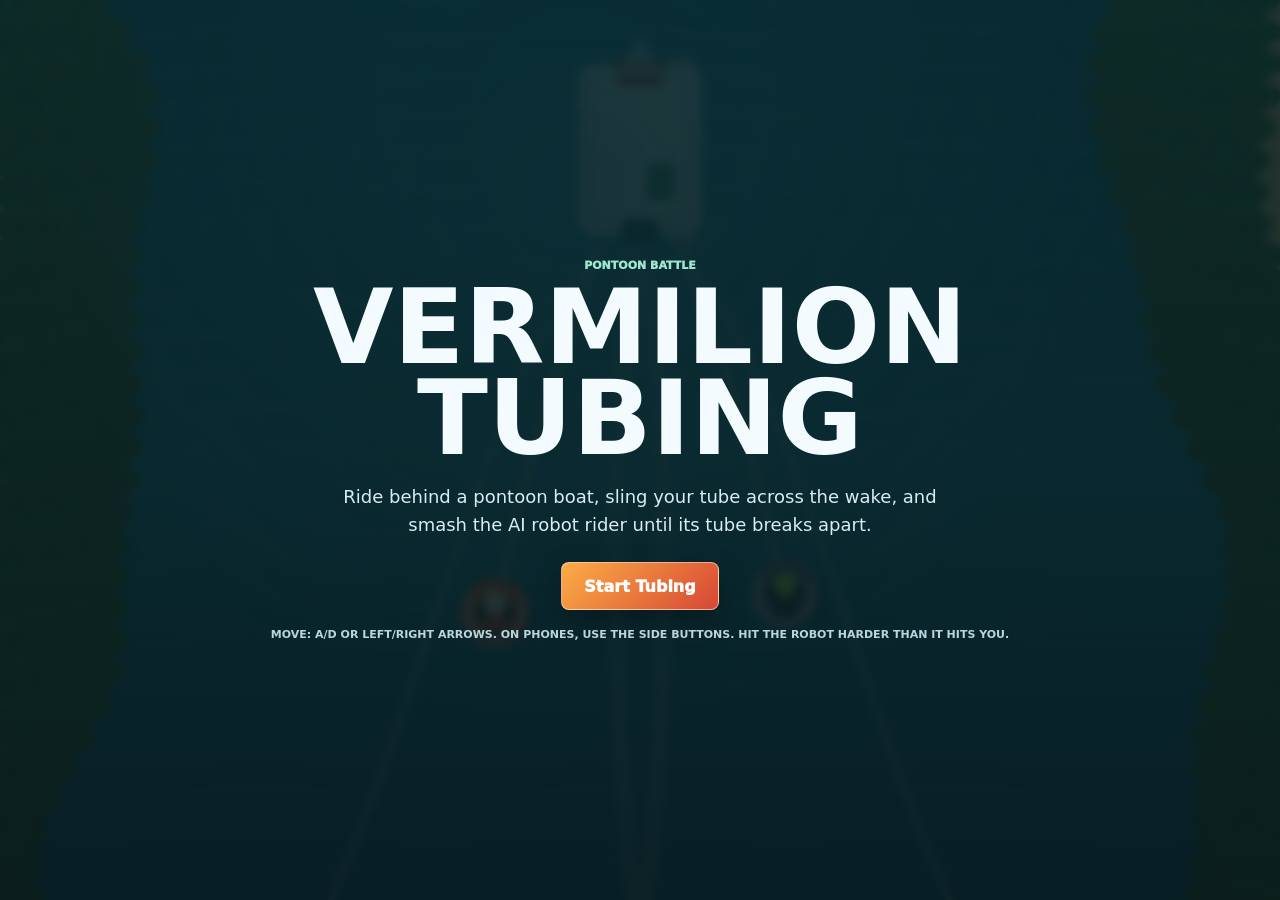
<file: vermilion-tubing/index.html>
<!doctype html>
<html lang="en">
<head>
  <meta charset="utf-8">
  <meta name="viewport" content="width=device-width, initial-scale=1, maximum-scale=1, user-scalable=no">
  <meta name="theme-color" content="#0d4f66">
  <title>Vermilion Tubing</title>
  <style>
    :root {
      color-scheme: dark;
      --ink: #f4fbff;
      --muted: #b3d0d8;
      --water: #267d8f;
      --panel: rgba(8, 34, 42, 0.88);
      --line: rgba(255, 255, 255, 0.2);
      --green: #5c8f4b;
      --sand: #d8bd7c;
      --orange: #f28c3c;
      --red: #dc3c32;
    }

    * { box-sizing: border-box; }

    html,
    body {
      width: 100%;
      height: 100%;
      margin: 0;
      overflow: hidden;
    }

    body {
      background: #0a2f39;
      color: var(--ink);
      font-family: Inter, ui-sans-serif, system-ui, -apple-system, BlinkMacSystemFont, "Segoe UI", sans-serif;
      user-select: none;
      touch-action: none;
    }

    button { font: inherit; }

    #shell {
      position: relative;
      width: 100%;
      height: 100%;
    }

    canvas {
      display: block;
      width: 100%;
      height: 100%;
      background: #1f7890;
    }

    #hud {
      position: absolute;
      inset: 0 0 auto;
      z-index: 4;
      display: grid;
      grid-template-columns: 1fr auto 1fr;
      gap: 14px;
      align-items: start;
      padding: 14px 16px 34px;
      pointer-events: none;
      background: linear-gradient(rgba(4, 20, 25, 0.78), rgba(4, 20, 25, 0));
    }

    .meter {
      width: min(330px, 35vw);
      min-width: 150px;
    }

    .meter.right {
      justify-self: end;
      text-align: right;
    }

    .label {
      display: flex;
      justify-content: space-between;
      gap: 10px;
      margin-bottom: 6px;
      color: var(--muted);
      font-size: 11px;
      font-weight: 900;
      letter-spacing: 0;
      text-transform: uppercase;
    }

    .bar {
      height: 14px;
      padding: 2px;
      border: 1px solid rgba(255, 255, 255, 0.42);
      border-radius: 7px;
      background: rgba(0, 0, 0, 0.42);
      box-shadow: inset 0 2px 5px rgba(0, 0, 0, 0.35);
    }

    .fill {
      height: 100%;
      width: 100%;
      border-radius: 5px;
      background: linear-gradient(90deg, #29d18d, #f0d25f, #eb553f);
      transform-origin: left;
      transition: width 0.08s linear;
    }

    #enemyFill {
      background: linear-gradient(90deg, #ffbc52, #ff5b4a);
    }

    #readout {
      min-width: 190px;
      padding: 9px 13px;
      border: 1px solid var(--line);
      border-radius: 8px;
      background: var(--panel);
      text-align: center;
      box-shadow: 0 12px 30px rgba(0, 0, 0, 0.2);
    }

    #score {
      font-size: 24px;
      font-weight: 950;
      line-height: 1;
    }

    #status {
      margin-top: 5px;
      color: var(--muted);
      font-size: 10px;
      font-weight: 900;
      letter-spacing: 0;
      text-transform: uppercase;
    }

    .overlay {
      position: absolute;
      inset: 0;
      z-index: 10;
      display: grid;
      place-items: center;
      padding: 18px;
      background:
        linear-gradient(rgba(5, 30, 36, 0.86), rgba(4, 20, 24, 0.88)),
        radial-gradient(circle at 45% 20%, rgba(63, 176, 190, 0.55), transparent 34rem);
      backdrop-filter: blur(5px);
    }

    .hidden { display: none !important; }

    .card {
      width: min(780px, 94vw);
      text-align: center;
    }

    .eyebrow {
      margin: 0 0 10px;
      color: #9fe7d0;
      font-size: 11px;
      font-weight: 950;
      letter-spacing: 0;
      text-transform: uppercase;
    }

    h1 {
      margin: 0;
      font-size: clamp(46px, 9vw, 104px);
      line-height: 0.88;
      letter-spacing: 0;
      text-transform: uppercase;
    }

    .lead {
      max-width: 620px;
      margin: 18px auto 24px;
      color: #d8edf1;
      font-size: clamp(14px, 2.2vw, 18px);
      line-height: 1.55;
    }

    .primary {
      min-height: 48px;
      padding: 0 22px;
      border: 1px solid rgba(255, 255, 255, 0.5);
      border-radius: 8px;
      background: linear-gradient(135deg, #fbad44, #d74736);
      color: white;
      font-weight: 950;
      cursor: pointer;
      box-shadow: 0 12px 30px rgba(0, 0, 0, 0.28);
    }

    .primary:hover {
      filter: brightness(1.08);
      transform: translateY(-1px);
    }

    .controls {
      margin-top: 18px;
      color: #b9d6dd;
      font-size: 11px;
      font-weight: 850;
      letter-spacing: 0;
      text-transform: uppercase;
    }

    .upgradePanel {
      display: grid;
      gap: 10px;
      width: min(360px, 100%);
      margin: 0 auto 18px;
      padding: 13px;
      border: 1px solid var(--line);
      border-radius: 8px;
      background: rgba(6, 32, 39, 0.72);
    }

    .upgradePanel p {
      margin: 0;
      color: #d8edf1;
      font-size: 13px;
      font-weight: 850;
    }

    .tutorialGrid {
      display: grid;
      grid-template-columns: repeat(2, minmax(0, 1fr));
      gap: 12px;
      margin: 22px auto 24px;
      text-align: left;
    }

    .tutorialItem {
      min-height: 104px;
      padding: 14px;
      border: 1px solid var(--line);
      border-radius: 8px;
      background: rgba(6, 32, 39, 0.72);
    }

    .tutorialItem strong {
      display: block;
      margin-bottom: 6px;
      color: #ffffff;
      font-size: 14px;
    }

    .tutorialItem span {
      color: #cce6eb;
      font-size: 13px;
      line-height: 1.45;
    }

    .modeButtons {
      display: flex;
      flex-wrap: wrap;
      justify-content: center;
      gap: 10px;
    }

    .primary:disabled {
      cursor: default;
      filter: grayscale(0.45) brightness(0.72);
      transform: none;
    }

    #mobileControls {
      position: absolute;
      inset: auto 0 14px;
      z-index: 6;
      display: none;
      justify-content: space-between;
      padding: 0 14px;
      pointer-events: none;
    }

    .touchGroup {
      display: grid;
      grid-template-columns: repeat(2, 64px);
      gap: 7px;
      pointer-events: auto;
    }

    .touchBtn {
      height: 52px;
      border: 1px solid rgba(255, 255, 255, 0.4);
      border-radius: 8px;
      background: rgba(6, 32, 39, 0.72);
      color: white;
      font-weight: 950;
      touch-action: none;
    }

    @media (max-width: 760px) {
      #hud {
        grid-template-columns: 1fr 1fr;
        gap: 9px;
        padding: 9px 10px 50px;
      }

      .meter {
        width: 44vw;
      }

      #readout {
        position: absolute;
        top: 54px;
        left: 50%;
        min-width: 144px;
        padding: 7px 9px;
        transform: translateX(-50%);
      }

      #score {
        font-size: 18px;
      }

      .label {
        font-size: 9px;
      }

      #mobileControls {
        display: flex;
      }

      .tutorialGrid {
        grid-template-columns: 1fr;
        max-height: 48vh;
        overflow: auto;
      }

      .tutorialItem {
        min-height: auto;
      }
    }
  </style>
</head>
<body>
<main id="shell">
  <canvas id="game" aria-label="2D Vermilion Tubing battle game"></canvas>

  <section id="hud" class="hidden" aria-label="Game status">
    <div class="meter">
      <div class="label"><span>Your tube</span><span id="hpText">100%</span></div>
      <div class="bar"><div class="fill" id="hpFill"></div></div>
    </div>
    <div id="readout">
      <div id="score">0 hits</div>
      <div id="status">Vermilion run</div>
    </div>
    <div class="meter right">
      <div class="label"><span>AI robot tube</span><span id="enemyText">100%</span></div>
      <div class="bar"><div class="fill" id="enemyFill"></div></div>
    </div>
  </section>

  <section id="menu" class="overlay">
    <div class="card">
      <p class="eyebrow">Pontoon battle</p>
      <h1>Vermilion<br>Tubing</h1>
      <p class="lead">
        Ride behind a pontoon boat, sling your tube across the wake, and smash the AI robot rider until its tube breaks apart.
      </p>
      <button class="primary" id="start">Start Tubing</button>
      <div class="controls">Move: A/D or left/right arrows. On phones, use the side buttons. Hit the robot harder than it hits you.</div>
    </div>
  </section>

  <section id="tutorial" class="overlay hidden">
    <div class="card">
      <p class="eyebrow">Tutorial</p>
      <h1>How To Ride</h1>
      <div class="tutorialGrid">
        <div class="tutorialItem"><strong>Steer</strong><span>Move only side to side with A/D, left/right arrows, or the phone buttons.</span></div>
        <div class="tutorialItem"><strong>Win</strong><span>Smash into the AI robot tube harder than it smashes into you to damage it.</span></div>
        <div class="tutorialItem"><strong>Avoid</strong><span>Rocks hit hard. Otters swim toward you but do lighter damage.</span></div>
        <div class="tutorialItem"><strong>Upgrade</strong><span>Win rides, survive score runs, and collect yellow buoys to buy better steering.</span></div>
      </div>
      <div class="modeButtons">
        <button class="primary" id="beginRide">Battle Mode</button>
        <button class="primary" id="beginScoreRun">High Score Mode</button>
      </div>
    </div>
  </section>

  <section id="end" class="overlay hidden">
    <div class="card">
      <p class="eyebrow" id="endEyebrow">Tube destroyed</p>
      <h1 id="endTitle">You Win</h1>
      <p class="lead" id="endText"></p>
      <div class="upgradePanel">
        <p id="coinText">Coins: 0</p>
        <p id="steeringText">Steering: Level 0</p>
        <button class="primary" id="buySteering">Upgrade Steering</button>
      </div>
      <div class="modeButtons">
        <button class="primary" id="restart">Ride Again</button>
        <button class="primary" id="switchMode">Switch Mode</button>
      </div>
    </div>
  </section>

  <div id="mobileControls" class="hidden" aria-hidden="true">
    <div class="touchGroup">
      <button class="touchBtn" data-key="left">◀</button><button class="touchBtn" data-key="right">▶</button>
    </div>
  </div>
</main>

<script>
(() => {
  "use strict";

  const canvas = document.querySelector("#game");
  const ctx = canvas.getContext("2d");
  const $ = (selector) => document.querySelector(selector);
  const ui = {
    hud: $("#hud"),
    menu: $("#menu"),
    tutorial: $("#tutorial"),
    end: $("#end"),
    hpFill: $("#hpFill"),
    hpText: $("#hpText"),
    enemyFill: $("#enemyFill"),
    enemyText: $("#enemyText"),
    enemyMeter: $(".meter.right"),
    score: $("#score"),
    status: $("#status"),
    endTitle: $("#endTitle"),
    endText: $("#endText"),
    endEyebrow: $("#endEyebrow"),
    coinText: $("#coinText"),
    steeringText: $("#steeringText"),
    buySteering: $("#buySteering"),
    mobile: $("#mobileControls")
  };

  let W = 1280;
  let H = 720;
  let dpr = 1;
  let state = "menu";
  let last = 0;
  let time = 0;
  let scroll = 0;
  let shake = 0;
  let hits = 0;
  let survivalScore = 0;
  const savedHighScore = Number(localStorage.getItem("vermilionTubingHighScore") || 0);
  let highScore = Number.isFinite(savedHighScore) ? savedHighScore : 0;
  let gameMode = "battle";
  let statusFlash = 0;
  let statusMessage = "";
  const savedCoins = Number(localStorage.getItem("vermilionTubingCoins") || 0);
  const savedSteering = Number(localStorage.getItem("vermilionTubingSteering") || 0);
  let coins = Number.isFinite(savedCoins) ? savedCoins : 0;
  let steeringLevel = Number.isFinite(savedSteering) ? savedSteering : 0;
  let audioCtx = null;
  let musicTimer = null;
  let musicStep = 0;
  const keys = {};
  const bubbles = [];
  const sparks = [];
  const debris = [];
  const obstacles = [];
  let obstacleTimer = 0;

  const boat = { x: 0, y: 0, bob: 0 };
  const player = tube("player", "#f26b3f", "#fff6d9", 100, 160);
  const enemy = tube("enemy", "#75808a", "#aef25a", 100, -160);

  function tube(kind, rim, rider, hp, side) {
    return {
      kind,
      x: 0,
      y: 0,
      vx: 0,
      vy: 0,
      r: 34,
      hp,
      maxHp: hp,
      side,
      rim,
      rider,
      invuln: 0,
      spin: 0,
      stun: 0
    };
  }

  function resize() {
    dpr = Math.min(2, window.devicePixelRatio || 1);
    W = Math.max(320, window.innerWidth);
    H = Math.max(420, window.innerHeight);
    canvas.width = Math.floor(W * dpr);
    canvas.height = Math.floor(H * dpr);
    canvas.style.width = `${W}px`;
    canvas.style.height = `${H}px`;
    ctx.setTransform(dpr, 0, 0, dpr, 0, 0);
    boat.x = W * 0.5;
    boat.y = Math.min(150, H * 0.22);
    if (state === "menu") resetPositions();
  }

  function resetPositions() {
    player.x = W * 0.5 - 145;
    player.y = H * 0.68;
    player.vx = 0;
    player.vy = 0;
    enemy.x = W * 0.5 + 145;
    enemy.y = H * 0.66;
    enemy.vx = 0;
    enemy.vy = 0;
  }

  function start(mode = "battle") {
    playSound("start");
    startMusic();
    gameMode = mode;
    state = "play";
    time = 0;
    scroll = 0;
    shake = 0;
    hits = 0;
    survivalScore = 0;
    statusFlash = 0;
    statusMessage = "";
    player.hp = player.maxHp;
    enemy.hp = enemy.maxHp;
    player.invuln = 0;
    enemy.invuln = 0;
    player.stun = 0;
    enemy.stun = 0;
    obstacleTimer = 0.8;
    bubbles.length = 0;
    sparks.length = 0;
    debris.length = 0;
    obstacles.length = 0;
    resetPositions();
    ui.menu.classList.add("hidden");
    ui.tutorial.classList.add("hidden");
    ui.end.classList.add("hidden");
    ui.hud.classList.remove("hidden");
    ui.mobile.classList.remove("hidden");
    ui.enemyMeter.classList.toggle("hidden", gameMode === "score");
    updateHud();
  }

  function end(win) {
    state = "end";
    const scoreWin = gameMode === "score";
    if (scoreWin && survivalScore > highScore) {
      highScore = survivalScore;
      localStorage.setItem("vermilionTubingHighScore", String(highScore));
    }
    let earned = 0;
    if (scoreWin) {
      earned = Math.floor(survivalScore / 35);
      coins += earned;
    } else if (win) {
      earned = 50;
      coins += earned;
    }
    saveProgress();
    stopMusic();
    playSound(win || scoreWin ? "win" : "lose");
    ui.hud.classList.add("hidden");
    ui.mobile.classList.add("hidden");
    ui.end.classList.remove("hidden");
    ui.enemyMeter.classList.remove("hidden");
    if (scoreWin) {
      ui.endEyebrow.textContent = "High score run";
      ui.endTitle.textContent = "Run Over";
      ui.endText.textContent = `Score: ${Math.floor(survivalScore)}. Best: ${Math.floor(highScore)}. Earned ${earned} coins.`;
    } else {
      ui.endEyebrow.textContent = win ? "AI robot destroyed" : "Your tube broke";
      ui.endTitle.textContent = win ? "You Win" : "Robot Wins";
      ui.endText.textContent = win
        ? `You landed ${hits} solid hits and earned ${earned} coins for steering upgrades.`
        : `The robot cracked your tube first. You landed ${hits} hits before washing out.`;
    }
    updateUpgradeUi();
  }

  function showTutorial() {
    ui.menu.classList.add("hidden");
    ui.end.classList.add("hidden");
    ui.hud.classList.add("hidden");
    ui.mobile.classList.add("hidden");
    ui.tutorial.classList.remove("hidden");
  }

  function update(dt) {
    time += dt;
    scroll -= dt * 285;
    boat.bob = Math.sin(time * 2.2) * 5;
    shake = Math.max(0, shake - dt * 22);
    statusFlash = Math.max(0, statusFlash - dt);
    if (gameMode === "score") survivalScore += dt * 10;
    updateTube(player, dt, playerInput());
    if (gameMode === "battle") updateEnemy(dt);
    keepRoped(player, dt, -38);
    if (gameMode === "battle") {
      keepRoped(enemy, dt, 38);
      collideTubes(dt);
    }
    updateObstacles(dt);
    updateParticles(dt);
    spawnWater(dt);

    if (player.hp <= 0) end(false);
    if (gameMode === "battle" && enemy.hp <= 0) end(true);
    updateHud();
  }

  function playerInput() {
    let ax = 0;
    if (keys.ArrowLeft || keys.KeyA || keys.left) ax -= 1;
    if (keys.ArrowRight || keys.KeyD || keys.right) ax += 1;
    return { ax, ay: 0 };
  }

  function updateTube(t, dt, input) {
    const pull = t.kind === "player" ? 390 + steeringLevel * 75 : 330;
    const steer = t.stun > 0 ? 0.25 : 1;
    const len = Math.hypot(input.ax, input.ay) || 1;
    t.vx += (input.ax / len) * pull * steer * dt;
    t.vy += (input.ay / len) * pull * steer * dt;
    t.vy += 140 * dt;
    t.vx *= Math.pow(0.015, dt);
    t.vy *= Math.pow(0.07, dt);
    t.x += t.vx * dt;
    t.y += t.vy * dt;
    t.spin += (t.vx * 0.035 + t.vy * 0.012) * dt;
    t.invuln = Math.max(0, t.invuln - dt);
    t.stun = Math.max(0, t.stun - dt);
    const edge = shorelineAt(t.y + scroll);
    t.x = Math.max(edge.left + t.r + 10, Math.min(edge.right - t.r - 10, t.x));
    t.y = Math.max(boat.y + 170, Math.min(H - t.r - 16, t.y));
  }

  function updateEnemy(dt) {
    const targetX = player.x + Math.sin(time * 1.45) * 138;
    const targetY = player.y + Math.cos(time * 1.15) * 56;
    const dodge = enemy.invuln > 0 ? -1 : 1;
    const input = {
      ax: Math.sign(targetX - enemy.x) * dodge,
      ay: Math.sign(targetY - enemy.y)
    };

    if (Math.abs(targetX - enemy.x) < 34) input.ax = 0;
    if (Math.abs(targetY - enemy.y) < 26) input.ay = 0;
    updateTube(enemy, dt, input);
  }

  function keepRoped(t, dt, hitchOffset) {
    const hitchX = boat.x + hitchOffset;
    const hitchY = boat.y + 96 + boat.bob;
    const dx = t.x - hitchX;
    const dy = t.y - hitchY;
    const dist = Math.hypot(dx, dy) || 1;
    const maxLen = Math.min(430, H * 0.58);
    const minLen = Math.min(260, H * 0.38);

    if (dist > maxLen) {
      const over = dist - maxLen;
      t.x -= (dx / dist) * over * 0.72;
      t.y -= (dy / dist) * over * 0.72;
      t.vx -= (dx / dist) * over * 5.5 * dt;
      t.vy -= (dy / dist) * over * 5.5 * dt;
    }

    if (dist < minLen) {
      const under = minLen - dist;
      t.x += (dx / dist) * under * 0.18;
      t.y += (dy / dist) * under * 0.18;
    }
  }

  function collideTubes() {
    const dx = enemy.x - player.x;
    const dy = enemy.y - player.y;
    const dist = Math.hypot(dx, dy) || 1;
    const min = player.r + enemy.r;
    if (dist >= min) return;

    const nx = dx / dist;
    const ny = dy / dist;
    const overlap = min - dist;
    player.x -= nx * overlap * 0.5;
    player.y -= ny * overlap * 0.5;
    enemy.x += nx * overlap * 0.5;
    enemy.y += ny * overlap * 0.5;

    const relVx = player.vx - enemy.vx;
    const relVy = player.vy - enemy.vy;
    const force = Math.hypot(relVx, relVy);
    const playerAttack = Math.max(0, player.vx * nx + player.vy * ny);
    const enemyAttack = Math.max(0, -(enemy.vx * nx + enemy.vy * ny));
    const impulse = Math.max(280, force * 0.72);
    player.vx -= nx * impulse;
    player.vy -= ny * impulse;
    enemy.vx += nx * impulse;
    enemy.vy += ny * impulse;

    if ((enemy.invuln <= 0 || player.invuln <= 0) && Math.max(playerAttack, enemyAttack) > 24) {
      const enemyDamage = Math.max(10, Math.min(34, 10 + playerAttack / 30));
      const playerDamage = Math.max(6, Math.min(20, 6 + enemyAttack / 45));
      const aiHitPlayer = enemyAttack > 24 && enemyAttack >= playerAttack * 0.65;

      if (aiHitPlayer && player.invuln <= 0) {
        player.hp -= playerDamage;
        player.invuln = 0.55;
        player.stun = 0.1;
        playSound("hurt");
      } else if (playerAttack > 24 && enemy.invuln <= 0) {
        enemy.hp -= enemyDamage;
        enemy.invuln = 0.42;
        enemy.stun = 0.22;
        hits += 1;
        playSound("hit");
      }

      shake = Math.min(12, shake + force / 55);
      burst((player.x + enemy.x) * 0.5, (player.y + enemy.y) * 0.5, 18, "#ffffff");
    }
  }

  function updateObstacles(dt) {
    obstacleTimer -= dt;
    if (obstacleTimer <= 0 && obstacles.length < 7) {
      spawnObstacle();
      obstacleTimer = 1.4 + Math.random() * 1.6;
    }

    for (let i = obstacles.length - 1; i >= 0; i -= 1) {
      const o = obstacles[i];
      o.y += o.vy * dt;
      o.x += o.vx * dt;
      o.wiggle += dt;

      if (o.type === "otter") {
        const playerDist = Math.hypot(player.x - o.x, player.y - o.y);
        const enemyDist = gameMode === "battle" ? Math.hypot(enemy.x - o.x, enemy.y - o.y) : Infinity;
        const target = enemyDist < playerDist ? enemy : player;
        o.vx += Math.sign(target.x - o.x) * 22 * dt;
        o.vx *= Math.pow(0.55, dt);
        o.angle = Math.atan2(target.y - o.y, target.x - o.x);
      }

      const edge = shorelineAt(o.y + scroll);
      o.x = Math.max(edge.left + o.r + 8, Math.min(edge.right - o.r - 8, o.x));
      collideObstacle(o, player);
      if (gameMode === "battle") collideObstacle(o, enemy);

      if (o.y > H + 90) obstacles.splice(i, 1);
    }
  }

  function spawnObstacle() {
    const roll = Math.random();
    const type = roll < 0.5 ? "rock" : (roll < 0.82 ? "otter" : "buoy");
    const y = -70;
    const edge = shorelineAt(y + scroll);
    const margin = type === "rock" ? 46 : (type === "otter" ? 62 : 42);
    obstacles.push({
      type,
      x: edge.left + margin + Math.random() * Math.max(40, edge.right - edge.left - margin * 2),
      y,
      vx: type === "otter" ? (Math.random() - 0.5) * 24 : 0,
      vy: type === "otter" ? 178 : (type === "buoy" ? 245 : 285),
      r: type === "otter" ? 24 : (type === "buoy" ? 19 : 28 + Math.random() * 8),
      damage: type === "otter" ? 7 : (type === "buoy" ? 0 : 24),
      hit: false,
      wiggle: Math.random() * 10,
      angle: Math.PI * 0.5
    });
  }

  function collideObstacle(o, tubeTarget) {
    if (o.hit || tubeTarget.invuln > 0) return;
    const dx = tubeTarget.x - o.x;
    const dy = tubeTarget.y - o.y;
    const dist = Math.hypot(dx, dy) || 1;
    const extraHitbox = tubeTarget.kind === "enemy" ? 18 : 6;
    if (dist > tubeTarget.r + o.r + extraHitbox) return;

    if (o.type === "buoy") {
      o.hit = true;
      if (tubeTarget.kind === "player") {
        coins += 5;
        survivalScore += gameMode === "score" ? 18 : 0;
        statusMessage = "+5 coins";
        statusFlash = 1;
        saveProgress();
        playSound("coin");
        burst(o.x, o.y, 10, "#ffe16b");
      }
      return;
    }

    const nx = dx / dist;
    const ny = dy / dist;
    const push = o.type === "rock" ? 330 : 190;
    tubeTarget.hp -= o.damage;
    tubeTarget.invuln = o.type === "rock" ? 0.75 : 0.42;
    tubeTarget.stun = o.type === "rock" ? 0.26 : 0.12;
    tubeTarget.vx += nx * push;
    tubeTarget.vy += ny * push;
    o.hit = true;
    if (tubeTarget.kind === "enemy") {
      statusMessage = "Robot hit a hazard";
      statusFlash = 1;
    }
    playSound(o.type === "rock" ? "rock" : "otter");
    shake = Math.min(13, shake + (o.type === "rock" ? 8 : 4));
    burst(o.x, o.y, o.type === "rock" ? 14 : 8, o.type === "rock" ? "#d2d6d0" : "#9fd86c");
  }

  function spawnWater(dt) {
    const count = Math.floor(dt * 34);
    for (let i = 0; i < count; i += 1) {
      bubbles.push({
        x: boat.x + (Math.random() - 0.5) * 190,
        y: boat.y + 80 + Math.random() * 70,
        vx: (Math.random() - 0.5) * 60,
        vy: 120 + Math.random() * 130,
        r: 2 + Math.random() * 5,
        life: 1 + Math.random() * 0.7,
        max: 1.7
      });
    }

    for (const t of [player, enemy]) {
      if (Math.hypot(t.vx, t.vy) > 90) {
        bubbles.push({
          x: t.x - t.vx * 0.025 + (Math.random() - 0.5) * 16,
          y: t.y - t.vy * 0.025 + (Math.random() - 0.5) * 16,
          vx: -t.vx * 0.16 + (Math.random() - 0.5) * 40,
          vy: -t.vy * 0.16 + 40,
          r: 2 + Math.random() * 4,
          life: 0.55,
          max: 0.55
        });
      }
    }
  }

  function burst(x, y, amount, color) {
    for (let i = 0; i < amount; i += 1) {
      const a = Math.random() * Math.PI * 2;
      const s = 100 + Math.random() * 360;
      sparks.push({
        x,
        y,
        vx: Math.cos(a) * s,
        vy: Math.sin(a) * s,
        r: 2 + Math.random() * 4,
        life: 0.45 + Math.random() * 0.25,
        max: 0.7,
        color
      });
    }
  }

  function updateParticles(dt) {
    for (const list of [bubbles, sparks, debris]) {
      for (let i = list.length - 1; i >= 0; i -= 1) {
        const p = list[i];
        p.life -= dt;
        p.x += p.vx * dt;
        p.y += p.vy * dt;
        p.vx *= Math.pow(0.4, dt);
        p.vy *= Math.pow(0.45, dt);
        if (p.life <= 0) list.splice(i, 1);
      }
    }
  }

  function updateHud() {
    const hpPct = Math.max(0, player.hp / player.maxHp);
    const enemyPct = Math.max(0, enemy.hp / enemy.maxHp);
    ui.hpFill.style.width = `${hpPct * 100}%`;
    ui.enemyFill.style.width = `${enemyPct * 100}%`;
    ui.hpText.textContent = `${Math.ceil(Math.max(0, player.hp))}%`;
    ui.enemyText.textContent = `${Math.ceil(Math.max(0, enemy.hp))}%`;
    ui.score.textContent = gameMode === "score"
      ? `Score ${Math.floor(survivalScore)}`
      : `${hits} hit${hits === 1 ? "" : "s"}`;
    ui.status.textContent = statusFlash > 0
      ? statusMessage
      : (gameMode === "score" ? `Best ${Math.floor(highScore)}` : (enemy.invuln > 0 ? "Robot rattled" : "Vermilion run"));
  }

  function steeringCost() {
    return 50 + steeringLevel * 35;
  }

  function updateUpgradeUi() {
    const cost = steeringCost();
    ui.coinText.textContent = `Coins: ${coins}`;
    ui.steeringText.textContent = `Steering: Level ${steeringLevel}`;
    ui.buySteering.textContent = `Upgrade Steering - ${cost} coins`;
    ui.buySteering.disabled = coins < cost;
  }

  function buySteering() {
    const cost = steeringCost();
    if (coins < cost) return;
    coins -= cost;
    steeringLevel += 1;
    saveProgress();
    playSound("upgrade");
    updateUpgradeUi();
  }

  function saveProgress() {
    localStorage.setItem("vermilionTubingCoins", String(coins));
    localStorage.setItem("vermilionTubingSteering", String(steeringLevel));
  }

  function getAudio() {
    if (!audioCtx) audioCtx = new (window.AudioContext || window.webkitAudioContext)();
    if (audioCtx.state === "suspended") audioCtx.resume();
    return audioCtx;
  }

  function tone(freq, start, duration, type, volume) {
    const audio = getAudio();
    const osc = audio.createOscillator();
    const gain = audio.createGain();
    osc.type = type;
    osc.frequency.setValueAtTime(freq, audio.currentTime + start);
    gain.gain.setValueAtTime(0.0001, audio.currentTime + start);
    gain.gain.exponentialRampToValueAtTime(volume, audio.currentTime + start + 0.012);
    gain.gain.exponentialRampToValueAtTime(0.0001, audio.currentTime + start + duration);
    osc.connect(gain);
    gain.connect(audio.destination);
    osc.start(audio.currentTime + start);
    osc.stop(audio.currentTime + start + duration + 0.02);
  }

  function noise(start, duration, volume) {
    const audio = getAudio();
    const buffer = audio.createBuffer(1, Math.floor(audio.sampleRate * duration), audio.sampleRate);
    const data = buffer.getChannelData(0);
    for (let i = 0; i < data.length; i += 1) data[i] = Math.random() * 2 - 1;
    const source = audio.createBufferSource();
    const gain = audio.createGain();
    source.buffer = buffer;
    gain.gain.setValueAtTime(volume, audio.currentTime + start);
    gain.gain.exponentialRampToValueAtTime(0.0001, audio.currentTime + start + duration);
    source.connect(gain);
    gain.connect(audio.destination);
    source.start(audio.currentTime + start);
  }

  function playSound(name) {
    try {
      if (name === "start") {
        tone(220, 0, 0.08, "triangle", 0.08);
        tone(330, 0.08, 0.1, "triangle", 0.08);
      } else if (name === "hit") {
        tone(150, 0, 0.08, "square", 0.09);
        noise(0, 0.09, 0.05);
      } else if (name === "hurt") {
        tone(95, 0, 0.16, "sawtooth", 0.09);
      } else if (name === "rock") {
        tone(70, 0, 0.18, "square", 0.11);
        noise(0, 0.16, 0.08);
      } else if (name === "otter") {
        tone(130, 0, 0.08, "sawtooth", 0.06);
        tone(105, 0.07, 0.09, "sawtooth", 0.05);
      } else if (name === "upgrade") {
        tone(420, 0, 0.08, "triangle", 0.07);
        tone(560, 0.08, 0.08, "triangle", 0.07);
        tone(720, 0.16, 0.12, "triangle", 0.07);
      } else if (name === "coin") {
        tone(680, 0, 0.07, "triangle", 0.06);
        tone(920, 0.06, 0.09, "triangle", 0.05);
      } else if (name === "win") {
        tone(330, 0, 0.1, "triangle", 0.08);
        tone(440, 0.1, 0.1, "triangle", 0.08);
        tone(660, 0.2, 0.18, "triangle", 0.08);
      } else if (name === "lose") {
        tone(220, 0, 0.14, "sawtooth", 0.08);
        tone(150, 0.14, 0.22, "sawtooth", 0.08);
      }
    } catch (error) {
      audioCtx = null;
    }
  }

  function startMusic() {
    stopMusic();
    musicStep = 0;
    playMusicStep();
    musicTimer = window.setInterval(playMusicStep, 185);
  }

  function stopMusic() {
    if (!musicTimer) return;
    window.clearInterval(musicTimer);
    musicTimer = null;
  }

  function playMusicStep() {
    if (state !== "play" && musicStep > 0) return;
    const bass = [131, 165, 196, 165, 147, 185, 220, 185, 110, 147, 196, 147, 123, 165, 208, 247];
    const lead = [523, 659, 784, 659, 587, 740, 880, 740, 494, 622, 784, 622, 554, 698, 831, 988];
    const step = musicStep % bass.length;
    tone(bass[step], 0, 0.13, "triangle", 0.024);
    tone(lead[step], 0.025, 0.105, "square", 0.018);
    if (step % 4 === 2) tone(lead[(step + 2) % lead.length], 0.09, 0.08, "triangle", 0.015);
    if (step % 2 === 1) noise(0.015, 0.028, 0.014);
    musicStep += 1;
  }

  function shorelineAt(worldY) {
    const left = 72 + Math.sin(worldY * 0.005) * 44 + Math.sin(worldY * 0.013) * 18;
    const right = W - (84 + Math.cos(worldY * 0.0043) * 52 + Math.sin(worldY * 0.009) * 20);
    return { left, right };
  }

  function draw() {
    ctx.save();
    drawLake();
    if (shake > 0) ctx.translate((Math.random() - 0.5) * shake, (Math.random() - 0.5) * shake);
    drawObstacles();
    drawRopes();
    if (gameMode === "battle") drawTube(enemy);
    drawTube(player);
    drawPontoon();
    drawParticles();
    ctx.restore();
  }

  function drawLake() {
    const grad = ctx.createLinearGradient(0, 0, 0, H);
    grad.addColorStop(0, "#1c7187");
    grad.addColorStop(0.52, "#2b8fa0");
    grad.addColorStop(1, "#1d687d");
    ctx.fillStyle = grad;
    ctx.fillRect(0, 0, W, H);

    const waveScroll = -scroll;
    for (let y = -80; y < H + 120; y += 38) {
      const wy = y + (waveScroll % 38);
      ctx.strokeStyle = "rgba(255,255,255,0.12)";
      ctx.lineWidth = 2;
      ctx.beginPath();
      for (let x = 0; x <= W; x += 28) {
        const waveY = wy + Math.sin((x + waveScroll) * 0.018) * 5;
        if (x === 0) ctx.moveTo(x, waveY);
        else ctx.lineTo(x, waveY);
      }
      ctx.stroke();
    }

    drawShoreline();
    drawWake();
  }

  function drawShoreline() {
    ctx.save();
    ctx.fillStyle = "#d6bd77";
    ctx.beginPath();
    ctx.moveTo(0, 0);
    const startWorldY = Math.floor(scroll / 24) * 24;
    for (let worldY = startWorldY; worldY <= scroll + H + 48; worldY += 24) {
      const y = worldY - scroll;
      const edge = shorelineAt(worldY).left;
      ctx.lineTo(edge, y);
    }
    ctx.lineTo(0, H);
    ctx.closePath();
    ctx.fill();

    ctx.beginPath();
    ctx.moveTo(W, 0);
    for (let worldY = startWorldY; worldY <= scroll + H + 48; worldY += 24) {
      const y = worldY - scroll;
      const edge = shorelineAt(worldY).right;
      ctx.lineTo(edge, y);
    }
    ctx.lineTo(W, H);
    ctx.closePath();
    ctx.fill();

    ctx.fillStyle = "#416f38";
    for (let side = 0; side < 2; side += 1) {
      const treeStart = Math.floor((scroll - 90) / 32) * 32;
      for (let worldY = treeStart; worldY < scroll + H + 120; worldY += 32) {
        const y = worldY - scroll;
        const edge = shorelineAt(worldY)[side === 0 ? "left" : "right"];
        const dir = side === 0 ? -1 : 1;
        ctx.beginPath();
        ctx.ellipse(edge + dir * 48, y, 88 + Math.sin(worldY * 0.02) * 12, 27, 0, 0, Math.PI * 2);
        ctx.fill();
      }
    }

    for (let side = 0; side < 2; side += 1) {
      const treeStart = Math.floor((scroll - 100) / 46) * 46;
      for (let worldY = treeStart; worldY < scroll + H + 130; worldY += 46) {
        const y = worldY - scroll;
        const edge = shorelineAt(worldY)[side === 0 ? "left" : "right"];
        const dir = side === 0 ? -1 : 1;
        for (let row = 0; row < 3; row += 1) {
          const x = edge + dir * (24 + row * 34 + Math.sin(worldY * 0.03 + row) * 8);
          const size = 18 + row * 5 + Math.sin(worldY * 0.04 + row) * 3;
          drawTree(x, y + row * 7, size);
        }
      }
    }
    ctx.restore();
  }

  function drawTree(x, y, size) {
    ctx.save();
    ctx.translate(x, y);
    ctx.fillStyle = "#6b4c2f";
    ctx.fillRect(-size * 0.11, size * 0.18, size * 0.22, size * 0.48);
    ctx.fillStyle = "#2f5f34";
    ctx.beginPath();
    ctx.moveTo(0, -size * 0.85);
    ctx.lineTo(-size * 0.58, size * 0.2);
    ctx.lineTo(size * 0.58, size * 0.2);
    ctx.closePath();
    ctx.fill();
    ctx.fillStyle = "#3f7a3d";
    ctx.beginPath();
    ctx.moveTo(0, -size * 0.45);
    ctx.lineTo(-size * 0.7, size * 0.55);
    ctx.lineTo(size * 0.7, size * 0.55);
    ctx.closePath();
    ctx.fill();
    ctx.restore();
  }

  function drawWake() {
    const y = boat.y + 110 + boat.bob;
    ctx.save();
    ctx.strokeStyle = "rgba(255,255,255,0.42)";
    ctx.lineWidth = 4;
    ctx.beginPath();
    ctx.moveTo(boat.x - 44, y);
    ctx.bezierCurveTo(boat.x - 150, y + 95, boat.x - 230, H - 140, boat.x - 330, H + 40);
    ctx.moveTo(boat.x + 44, y);
    ctx.bezierCurveTo(boat.x + 150, y + 95, boat.x + 230, H - 140, boat.x + 330, H + 40);
    ctx.stroke();
    ctx.strokeStyle = "rgba(255,255,255,0.18)";
    ctx.lineWidth = 16;
    ctx.beginPath();
    ctx.moveTo(boat.x, y);
    ctx.bezierCurveTo(boat.x - 38, y + 130, boat.x - 26, H - 100, boat.x, H + 40);
    ctx.moveTo(boat.x, y);
    ctx.bezierCurveTo(boat.x + 38, y + 130, boat.x + 26, H - 100, boat.x, H + 40);
    ctx.stroke();
    ctx.restore();
  }

  function drawRopes() {
    drawRope(player, -38);
    if (gameMode === "battle") drawRope(enemy, 38);
  }

  function drawRope(t, offset) {
    ctx.save();
    ctx.strokeStyle = "rgba(247,230,177,0.9)";
    ctx.lineWidth = 3;
    ctx.beginPath();
    ctx.moveTo(boat.x + offset, boat.y + 96 + boat.bob);
    const cx = (boat.x + offset + t.x) * 0.5 + Math.sin(time * 4 + offset) * 12;
    const cy = (boat.y + t.y) * 0.5;
    ctx.quadraticCurveTo(cx, cy, t.x, t.y);
    ctx.stroke();
    ctx.restore();
  }

  function drawPontoon() {
    const x = boat.x;
    const y = boat.y + boat.bob;
    ctx.save();
    ctx.translate(x, y);
    ctx.fillStyle = "#87918c";
    roundRect(-56, -96, 26, 196, 13);
    roundRect(30, -96, 26, 196, 13);
    ctx.fill();
    ctx.fillStyle = "#d4d9d5";
    roundRect(-62, -86, 124, 172, 20);
    ctx.fill();
    ctx.fillStyle = "#f4f0db";
    roundRect(-43, -72, 86, 137, 8);
    ctx.fill();
    ctx.fillStyle = "#467b52";
    roundRect(-34, -48, 27, 38, 6);
    roundRect(7, -48, 27, 38, 6);
    roundRect(-34, 13, 27, 38, 6);
    roundRect(7, 13, 27, 38, 6);
    ctx.fill();
    ctx.fillStyle = "#c64536";
    roundRect(-25, -91, 50, 28, 8);
    ctx.fill();
    ctx.fillStyle = "#273a42";
    roundRect(-19, 69, 38, 24, 6);
    ctx.fill();
    ctx.fillStyle = "#ffffff";
    ctx.font = "900 9px system-ui, sans-serif";
    ctx.textAlign = "center";
    ctx.fillText("PONTOON", 0, -74);
    ctx.fillStyle = "rgba(255,255,255,0.55)";
    ctx.beginPath();
    ctx.moveTo(0, -114);
    ctx.lineTo(-18, -86);
    ctx.lineTo(18, -86);
    ctx.closePath();
    ctx.fill();
    ctx.restore();
  }

  function drawObstacles() {
    for (const o of obstacles) {
      if (o.type === "rock") drawRock(o);
      else if (o.type === "otter") drawOtter(o);
      else drawBuoy(o);
    }
  }

  function drawBuoy(o) {
    ctx.save();
    ctx.translate(o.x, o.y + Math.sin(o.wiggle * 4) * 3);
    ctx.rotate(Math.sin(o.wiggle * 2) * 0.12);
    ctx.globalAlpha = o.hit ? 0.45 : 1;
    ctx.fillStyle = "rgba(0,0,0,0.2)";
    ctx.beginPath();
    ctx.ellipse(3, 11, 24, 9, 0, 0, Math.PI * 2);
    ctx.fill();
    ctx.fillStyle = "#ffdc4d";
    ctx.beginPath();
    ctx.arc(0, 0, o.r, 0, Math.PI * 2);
    ctx.fill();
    ctx.fillStyle = "#f28c3c";
    ctx.fillRect(-o.r, -5, o.r * 2, 10);
    ctx.fillStyle = "#fff5b0";
    ctx.beginPath();
    ctx.arc(-6, -7, 5, 0, Math.PI * 2);
    ctx.fill();
    ctx.strokeStyle = "rgba(255,255,255,0.7)";
    ctx.lineWidth = 3;
    ctx.beginPath();
    ctx.arc(0, 0, o.r - 4, -0.7, 0.9);
    ctx.stroke();
    ctx.restore();
  }

  function drawRock(o) {
    ctx.save();
    ctx.translate(o.x, o.y);
    ctx.rotate(Math.sin(o.wiggle) * 0.06);
    ctx.globalAlpha = o.hit ? 0.62 : 1;
    ctx.fillStyle = "rgba(0,0,0,0.22)";
    ctx.beginPath();
    ctx.ellipse(4, 9, o.r * 1.04, o.r * 0.55, 0, 0, Math.PI * 2);
    ctx.fill();
    ctx.fillStyle = "#7e817a";
    ctx.beginPath();
    ctx.moveTo(-o.r * 0.86, o.r * 0.14);
    ctx.lineTo(-o.r * 0.48, -o.r * 0.62);
    ctx.lineTo(o.r * 0.16, -o.r * 0.78);
    ctx.lineTo(o.r * 0.78, -o.r * 0.25);
    ctx.lineTo(o.r * 0.62, o.r * 0.55);
    ctx.lineTo(-o.r * 0.28, o.r * 0.72);
    ctx.closePath();
    ctx.fill();
    ctx.fillStyle = "rgba(255,255,255,0.22)";
    ctx.beginPath();
    ctx.ellipse(-o.r * 0.2, -o.r * 0.33, o.r * 0.25, o.r * 0.11, -0.35, 0, Math.PI * 2);
    ctx.fill();
    ctx.restore();
  }

  function drawOtter(o) {
    ctx.save();
    ctx.translate(o.x, o.y);
    ctx.rotate(o.angle + Math.sin(o.wiggle * 3) * 0.08);
    ctx.globalAlpha = o.hit ? 0.62 : 1;
    ctx.fillStyle = "rgba(0,0,0,0.2)";
    ctx.beginPath();
    ctx.ellipse(2, 8, 38, 13, 0, 0, Math.PI * 2);
    ctx.fill();
    ctx.fillStyle = "#6a432d";
    roundRect(-25, -11, 50, 22, 11);
    ctx.fill();
    ctx.fillStyle = "#7f553b";
    ctx.beginPath();
    ctx.ellipse(27, 0, 14, 11, 0, 0, Math.PI * 2);
    ctx.fill();
    ctx.fillStyle = "#5a3424";
    ctx.beginPath();
    ctx.moveTo(-25, -6);
    ctx.lineTo(-50, 0);
    ctx.lineTo(-25, 6);
    ctx.closePath();
    ctx.fill();
    ctx.fillStyle = "#d5b08a";
    ctx.beginPath();
    ctx.ellipse(1, 3, 22, 7, 0, 0, Math.PI * 2);
    ctx.fill();
    ctx.strokeStyle = "#4b2b20";
    ctx.lineWidth = 4;
    ctx.beginPath();
    ctx.moveTo(-9, -8);
    ctx.lineTo(-19, -16);
    ctx.moveTo(-8, 8);
    ctx.lineTo(-18, 16);
    ctx.stroke();
    ctx.fillStyle = "#2b1711";
    ctx.beginPath();
    ctx.arc(31, -4, 2, 0, Math.PI * 2);
    ctx.arc(31, 4, 2, 0, Math.PI * 2);
    ctx.arc(39, 0, 2.4, 0, Math.PI * 2);
    ctx.fill();
    ctx.strokeStyle = "#f1d2b2";
    ctx.lineWidth = 1.5;
    ctx.beginPath();
    ctx.moveTo(39, 0);
    ctx.lineTo(48, -5);
    ctx.moveTo(39, 0);
    ctx.lineTo(48, 5);
    ctx.stroke();
    ctx.restore();
  }

  function drawTube(t) {
    ctx.save();
    ctx.translate(t.x, t.y);
    ctx.rotate(t.spin);
    const hurt = t.invuln > 0 && Math.floor(time * 22) % 2 === 0;
    ctx.globalAlpha = hurt ? 0.62 : 1;

    ctx.fillStyle = "rgba(0,0,0,0.24)";
    ctx.beginPath();
    ctx.ellipse(5, 9, t.r * 1.1, t.r * 0.72, 0, 0, Math.PI * 2);
    ctx.fill();

    ctx.fillStyle = t.rim;
    ctx.beginPath();
    ctx.arc(0, 0, t.r, 0, Math.PI * 2);
    ctx.fill();
    ctx.fillStyle = "#12262d";
    ctx.beginPath();
    ctx.arc(0, 0, t.r * 0.54, 0, Math.PI * 2);
    ctx.fill();
    ctx.strokeStyle = "rgba(255,255,255,0.65)";
    ctx.lineWidth = 4;
    ctx.beginPath();
    ctx.arc(0, 0, t.r - 6, -0.4, Math.PI * 1.2);
    ctx.stroke();

    drawRider(t);
    ctx.restore();
  }

  function drawRider(t) {
    ctx.save();
    ctx.rotate(-t.spin);
    ctx.fillStyle = t.rider;
    ctx.beginPath();
    ctx.arc(0, -9, 12, 0, Math.PI * 2);
    ctx.fill();
    ctx.fillStyle = t.kind === "enemy" ? "#3d454b" : "#1a4560";
    roundRect(-13, 3, 26, 22, 6);
    ctx.fill();
    if (t.kind === "enemy") {
      ctx.fillStyle = "#b9ff52";
      ctx.fillRect(-8, -12, 5, 4);
      ctx.fillRect(3, -12, 5, 4);
      ctx.strokeStyle = "#8b9499";
      ctx.lineWidth = 3;
      ctx.beginPath();
      ctx.moveTo(-13, 8);
      ctx.lineTo(-28, -2);
      ctx.moveTo(13, 8);
      ctx.lineTo(28, -2);
      ctx.stroke();
    } else {
      ctx.fillStyle = "#ffe2ba";
      ctx.beginPath();
      ctx.arc(0, -10, 8, 0, Math.PI * 2);
      ctx.fill();
      ctx.fillStyle = "#e84f37";
      roundRect(-12, 2, 24, 18, 5);
      ctx.fill();
    }
    ctx.restore();
  }

  function drawParticles() {
    for (const p of bubbles) {
      const a = Math.max(0, p.life / p.max);
      ctx.fillStyle = `rgba(255,255,255,${0.3 * a})`;
      ctx.beginPath();
      ctx.arc(p.x, p.y, p.r, 0, Math.PI * 2);
      ctx.fill();
    }

    for (const p of sparks) {
      const a = Math.max(0, p.life / p.max);
      ctx.fillStyle = p.color.replace(")", `,${a})`).replace("rgb", "rgba");
      ctx.beginPath();
      ctx.arc(p.x, p.y, p.r, 0, Math.PI * 2);
      ctx.fill();
    }
  }

  function roundRect(x, y, w, h, r) {
    ctx.beginPath();
    ctx.moveTo(x + r, y);
    ctx.lineTo(x + w - r, y);
    ctx.quadraticCurveTo(x + w, y, x + w, y + r);
    ctx.lineTo(x + w, y + h - r);
    ctx.quadraticCurveTo(x + w, y + h, x + w - r, y + h);
    ctx.lineTo(x + r, y + h);
    ctx.quadraticCurveTo(x, y + h, x, y + h - r);
    ctx.lineTo(x, y + r);
    ctx.quadraticCurveTo(x, y, x + r, y);
  }

  function frame(ts) {
    const dt = Math.min(0.033, (ts - last) / 1000 || 0);
    last = ts;
    if (state === "play") update(dt);
    draw();
    requestAnimationFrame(frame);
  }

  window.addEventListener("resize", resize);
  window.addEventListener("keydown", (event) => {
    keys[event.code] = true;
    if (["ArrowLeft", "ArrowRight", "Space"].includes(event.code)) event.preventDefault();
  });
  window.addEventListener("keyup", (event) => {
    keys[event.code] = false;
  });

  document.querySelector("#start").addEventListener("click", showTutorial);
  document.querySelector("#beginRide").addEventListener("click", () => start("battle"));
  document.querySelector("#beginScoreRun").addEventListener("click", () => start("score"));
  document.querySelector("#restart").addEventListener("click", () => start(gameMode));
  document.querySelector("#switchMode").addEventListener("click", showTutorial);
  ui.buySteering.addEventListener("click", buySteering);

  for (const button of document.querySelectorAll(".touchBtn")) {
    const key = button.dataset.key;
    const set = (value) => {
      keys[key] = value;
    };
    button.addEventListener("pointerdown", (event) => {
      event.preventDefault();
      button.setPointerCapture(event.pointerId);
      set(true);
    });
    button.addEventListener("pointerup", () => set(false));
    button.addEventListener("pointercancel", () => set(false));
    button.addEventListener("pointerleave", () => set(false));
  }

  resize();
  requestAnimationFrame(frame);
})();
</script>
</body>
</html>
</file>
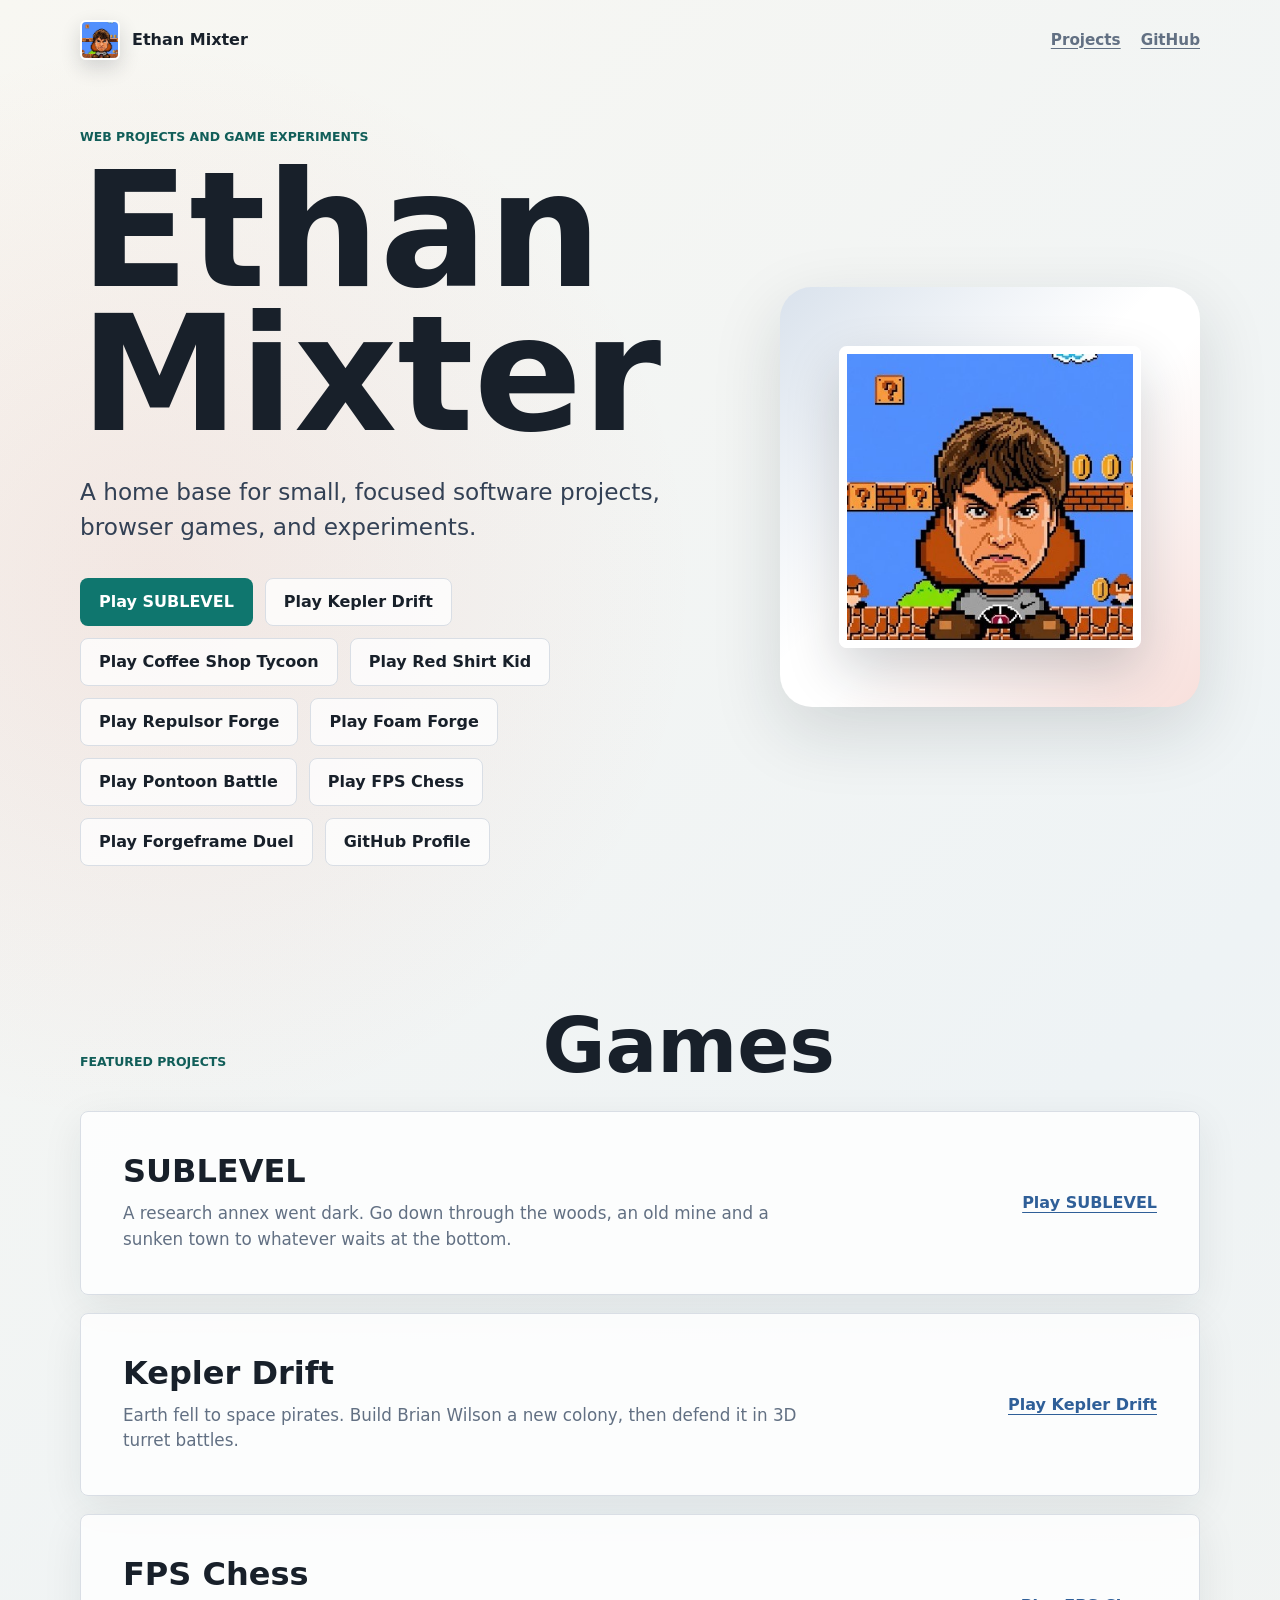
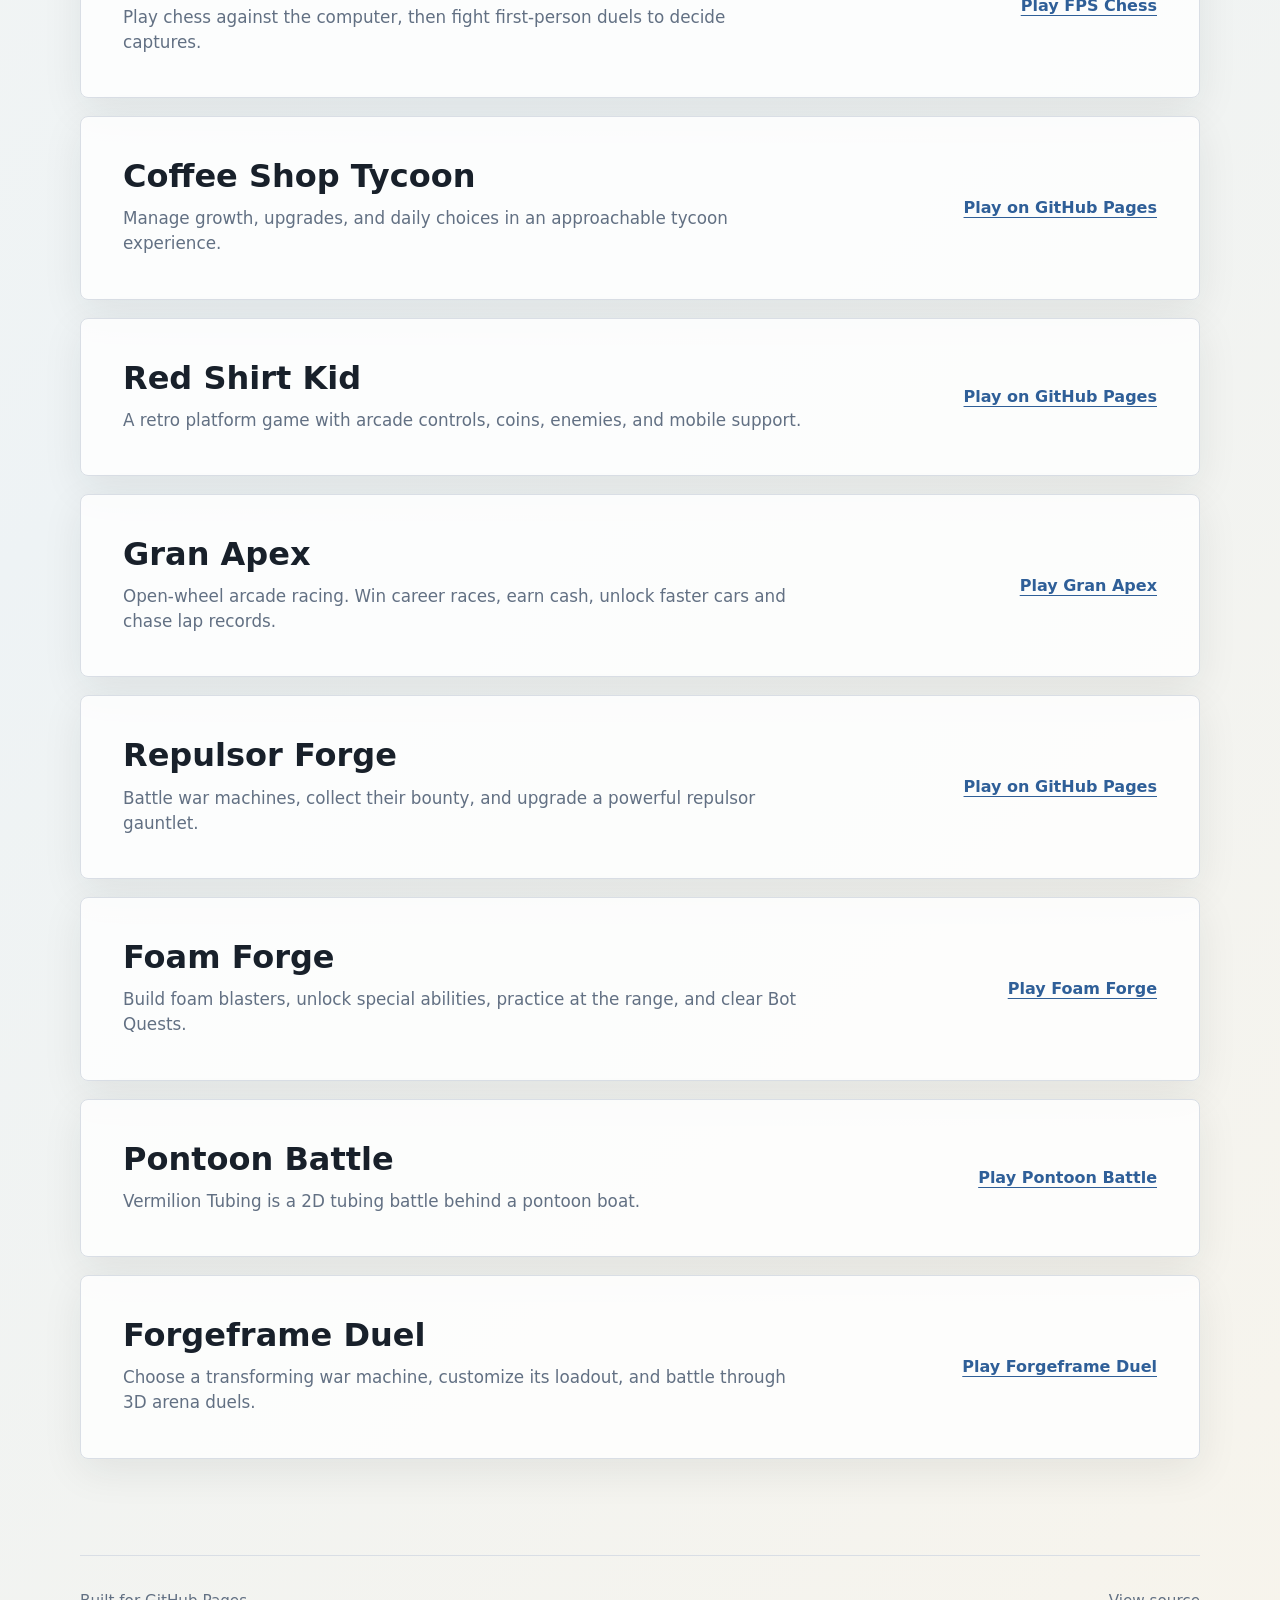
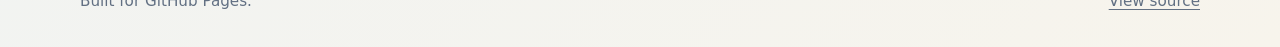
<file: classic.html>
<!doctype html>
<html lang="en">
  <head>
    <meta charset="utf-8">
    <meta name="viewport" content="width=device-width, initial-scale=1">
    <meta
      name="description"
      content="Ethan Mixter's project landing page, with links to web projects, games, and GitHub work."
    >
    <meta property="og:title" content="Ethan Mixter">
    <meta
      property="og:description"
      content="A home base for Ethan Mixter's web projects and game experiments."
    >
    <meta property="og:image" content="https://ethanmixter.github.io/assets/ethan-player-1-avatar.jpg">
    <link rel="icon" href="assets/ethan-player-1-avatar.jpg">
    <title>Ethan Mixter</title>
    <link rel="stylesheet" href="styles.css">
  </head>
  <body>
    <header class="site-header" aria-label="Site header">
      <a class="brand" href="/" aria-label="Ethan Mixter home">
        <img src="assets/ethan-player-1-avatar.jpg" alt="" width="40" height="40">
        <span>Ethan Mixter</span>
      </a>
      <nav aria-label="Primary navigation">
        <a href="#projects">Projects</a>
        <a href="https://github.com/ethanmixter">GitHub</a>
      </nav>
    </header>

    <main>
      <section class="hero" aria-labelledby="intro-title">
        <div class="hero-copy">
          <p class="eyebrow">Web projects and game experiments</p>
          <h1 id="intro-title">Ethan Mixter</h1>
          <p class="lede">
            A home base for small, focused software projects, browser games, and experiments.
          </p>
          <div class="actions" aria-label="Featured links">
            <a class="button primary" href="sublevel.html">
              Play SUBLEVEL
            </a>
            <a class="button secondary" href="kepler-drift/">
              Play Kepler Drift
            </a>
            <a class="button secondary" href="https://ethanmixter.github.io/coffee_shop_tycoon/">
              Play Coffee Shop Tycoon
            </a>
            <a class="button secondary" href="https://ethanmixter.github.io/redshirtkid/">
              Play Red Shirt Kid
            </a>
            <a class="button secondary" href="repulsor-forge/">
              Play Repulsor Forge
            </a>
            <a class="button secondary" href="foam-forge/">
              Play Foam Forge
            </a>
            <a class="button secondary" href="vermilion-tubing/">
              Play Pontoon Battle
            </a>
            <a class="button secondary" href="fps-chess/">
              Play FPS Chess
            </a>
            <a class="button secondary" href="forgeframe-duel/">
              Play Forgeframe Duel
            </a>
            <a class="button secondary" href="https://github.com/ethanmixter">
              GitHub Profile
            </a>
          </div>
        </div>
        <div class="portrait" aria-hidden="true">
          <img src="assets/ethan-player-1-avatar.jpg" alt="" width="384" height="384">
        </div>
      </section>

      <section class="projects" id="projects" aria-labelledby="projects-title">
        <div class="section-heading">
          <p class="eyebrow">Featured projects</p>
          <h2 id="projects-title">Games</h2>
        </div>
        <div class="project-list">
          <article class="project-card">
            <div>
              <h3>SUBLEVEL</h3>
              <p>A research annex went dark. Go down through the woods, an old mine and a sunken town to whatever waits at the bottom.</p>
            </div>
            <a class="text-link" href="sublevel.html">Play SUBLEVEL</a>
          </article>

          <article class="project-card">
            <div>
              <h3>Kepler Drift</h3>
              <p>
                Earth fell to space pirates. Build Brian Wilson a new colony, then defend it in 3D turret battles.
              </p>
            </div>
            <a class="text-link" href="kepler-drift/">Play Kepler Drift</a>
          </article>

          <article class="project-card">
            <div>
              <h3>FPS Chess</h3>
              <p>Play chess against the computer, then fight first-person duels to decide captures.</p>
            </div>
            <a class="text-link" href="fps-chess/">Play FPS Chess</a>
          </article>

          <article class="project-card">
            <div>
              <h3>Coffee Shop Tycoon</h3>
              <p>
                Manage growth, upgrades, and daily choices in an approachable tycoon experience.
              </p>
            </div>
            <a class="text-link" href="https://ethanmixter.github.io/coffee_shop_tycoon/">
              Play on GitHub Pages
            </a>
          </article>

          <article class="project-card">
            <div>
              <h3>Red Shirt Kid</h3>
              <p>
                A retro platform game with arcade controls, coins, enemies, and mobile support.
              </p>
            </div>
            <a class="text-link" href="https://ethanmixter.github.io/redshirtkid/">
              Play on GitHub Pages
            </a>
          </article>

          <article class="project-card">
            <div>
              <h3>Gran Apex</h3>
              <p>
                Open-wheel arcade racing. Win career races, earn cash, unlock faster cars and chase lap records.
              </p>
            </div>
            <a class="text-link" href="https://gran-apex.bayareabrightminds.com/">
              Play Gran Apex
            </a>
          </article>

          <article class="project-card">
            <div>
              <h3>Repulsor Forge</h3>
              <p>
                Battle war machines, collect their bounty, and upgrade a powerful repulsor gauntlet.
              </p>
            </div>
            <a class="text-link" href="repulsor-forge/">
              Play on GitHub Pages
            </a>
          </article>

          <article class="project-card">
            <div>
              <h3>Foam Forge</h3>
              <p>
                Build foam blasters, unlock special abilities, practice at the range, and clear Bot Quests.
              </p>
            </div>
            <a class="text-link" href="foam-forge/">
              Play Foam Forge
            </a>
          </article>

          <article class="project-card">
            <div>
              <h3>Pontoon Battle</h3>
              <p>
                Vermilion Tubing is a 2D tubing battle behind a pontoon boat.
              </p>
            </div>
            <a class="text-link" href="vermilion-tubing/">
              Play Pontoon Battle
            </a>
          </article>

          <article class="project-card">
            <div>
              <h3>Forgeframe Duel</h3>
              <p>
                Choose a transforming war machine, customize its loadout, and battle through 3D arena duels.
              </p>
            </div>
            <a class="text-link" href="forgeframe-duel/">
              Play Forgeframe Duel
            </a>
          </article>
        </div>
      </section>
    </main>

    <footer>
      <span>Built for GitHub Pages.</span>
      <a href="https://github.com/ethanmixter/ethanmixter.github.io">View source</a>
    </footer>
  </body>
</html>
</file>
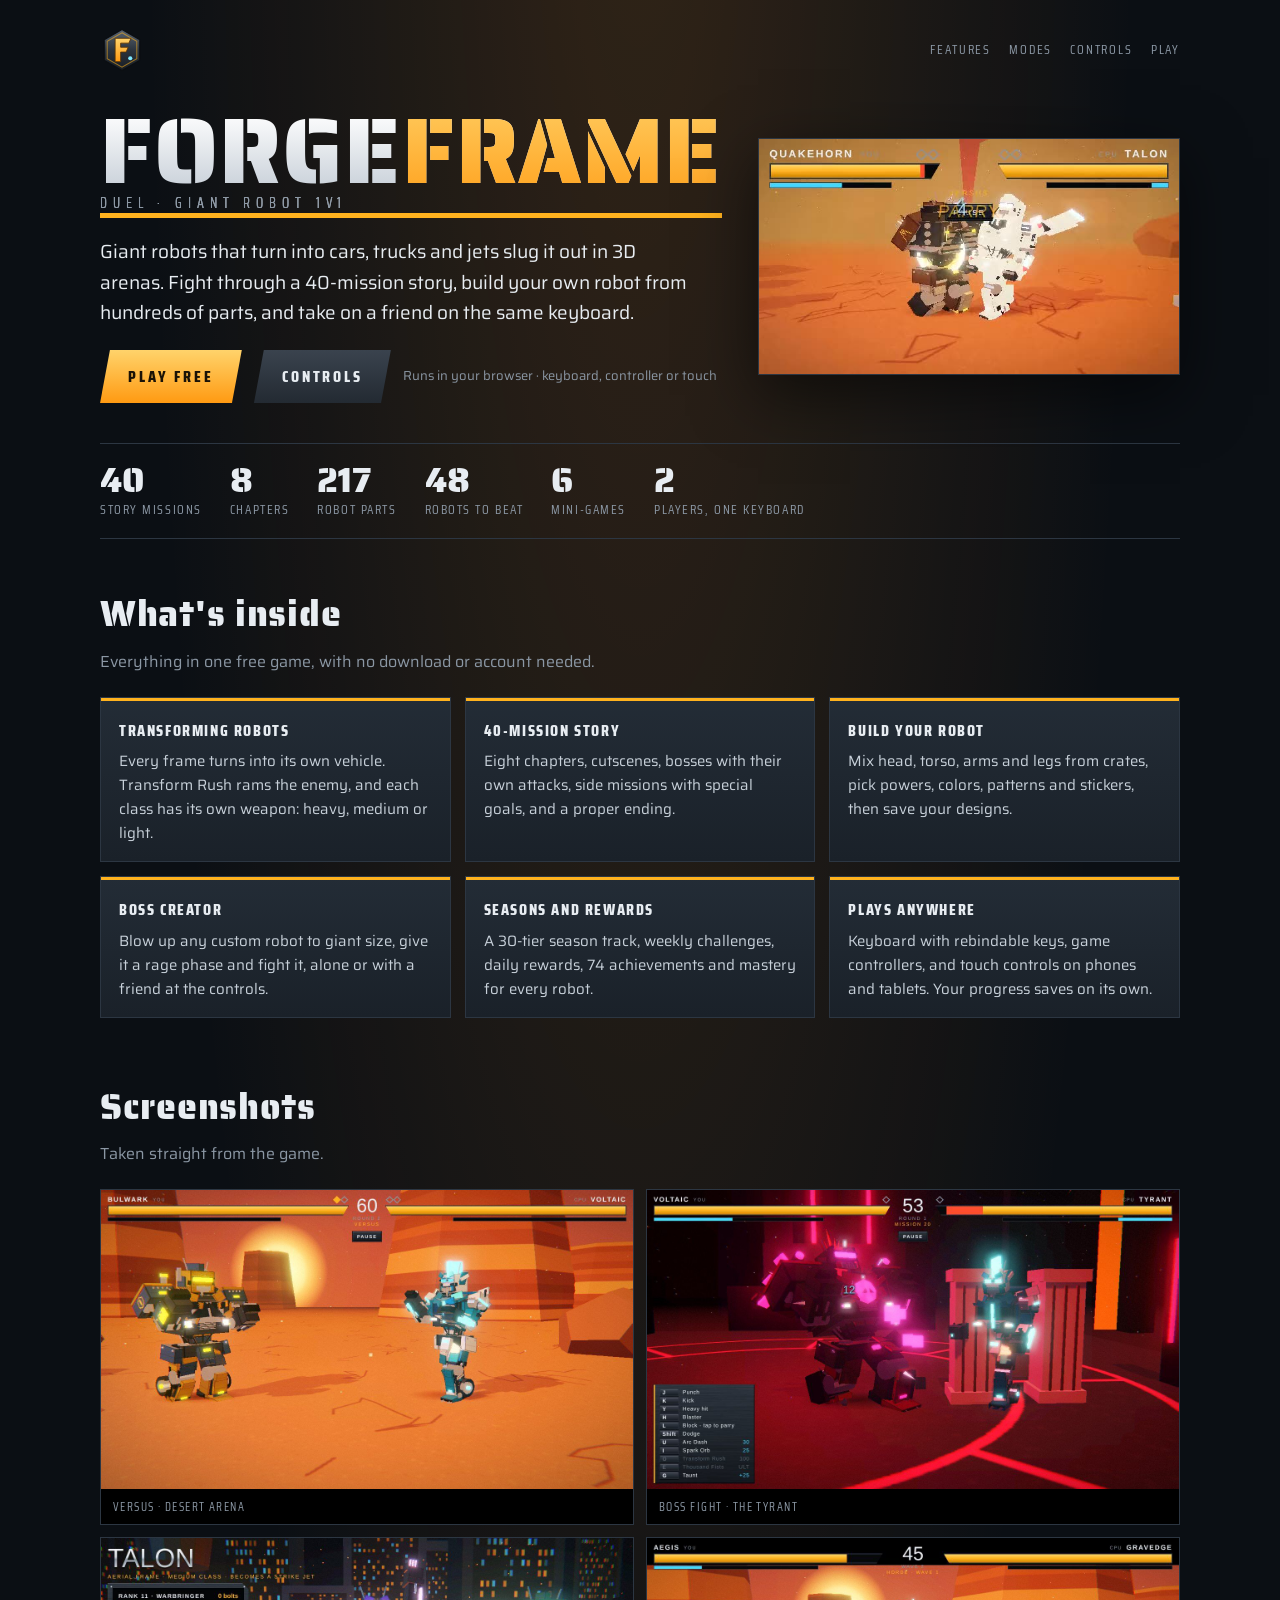
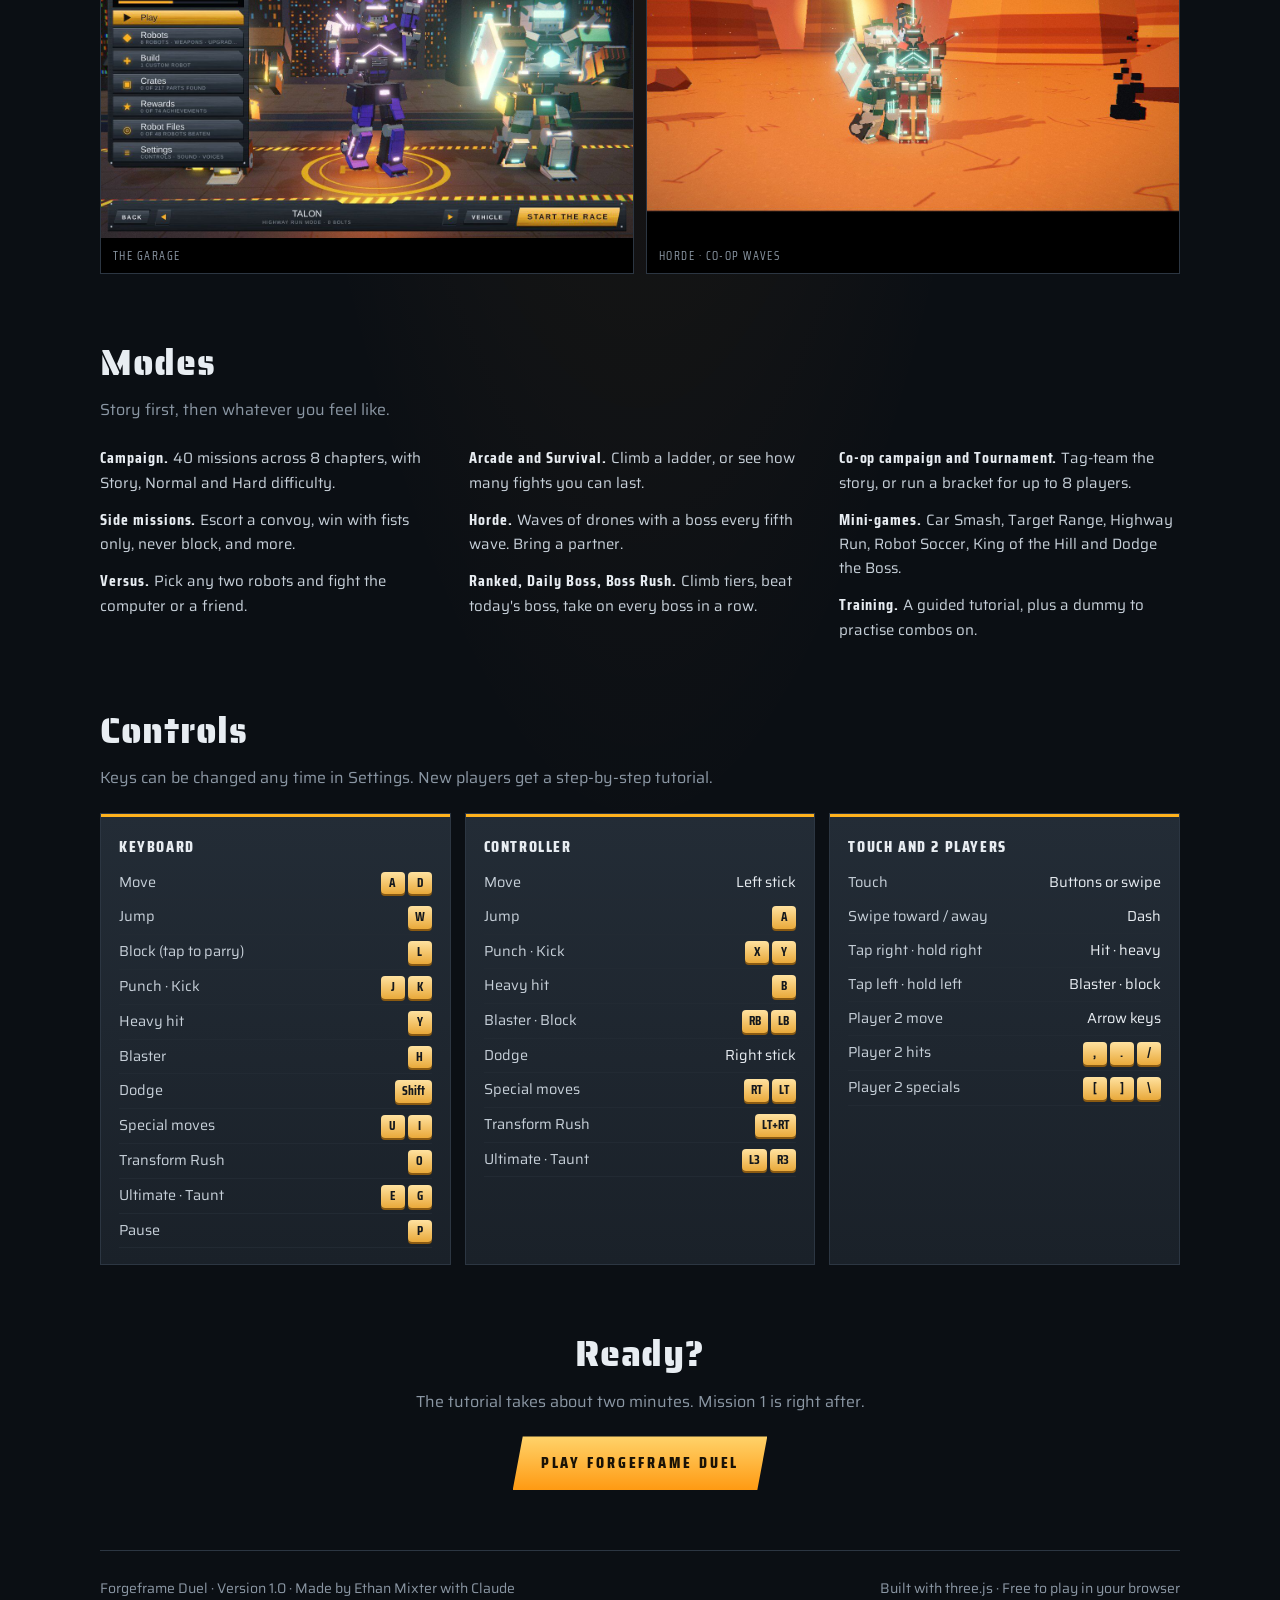
<file: forgeframe-duel/about.html>
<!doctype html>
<html lang="en">
<head>
<meta charset="utf-8">
<meta name="viewport" content="width=device-width,initial-scale=1,viewport-fit=cover">
<title>Forgeframe Duel · Giant robot 1v1</title>
<meta name="description" content="Forgeframe Duel is a free 3D giant-robot fighting game that runs in your browser. Robots that transform into vehicles, a 40-mission campaign, a robot builder, mini-games and local 2-player.">
<meta property="og:title" content="Forgeframe Duel">
<meta property="og:description" content="Free 3D giant-robot fighting in your browser. 40 missions, build your own robots, 2-player, mini-games.">
<meta property="og:image" content="https://ethanmixter.github.io/forgeframe-duel/media/og.jpg">
<meta property="og:url" content="https://ethanmixter.github.io/forgeframe-duel/about.html">
<meta property="og:type" content="website">
<meta name="twitter:card" content="summary_large_image">
<meta name="theme-color" content="#0b0f14">
<link rel="icon" href="media/icon.svg" type="image/svg+xml">
<link rel="icon" href="media/favicon-32.png" sizes="32x32">
<link rel="apple-touch-icon" href="media/apple-touch-icon.png">
<link rel="preconnect" href="https://fonts.googleapis.com">
<link rel="preconnect" href="https://fonts.gstatic.com" crossorigin>
<link href="https://fonts.googleapis.com/css2?family=Saira+Stencil+One&family=Saira+Condensed:wght@500;700;800&family=Saira:wght@400;600&display=swap" rel="stylesheet">
<style>
:root{--bg:#0b0f14;--steel:#1a2129;--steel2:#232c36;--line:#2c3642;--amber:#ffb21e;--hot:#ff4d2e;--cyan:#7fe8ff;--text:#e8edf2;--muted:#8b97a4;
 --f-display:"Saira Stencil One",Impact,"Arial Black",sans-serif;--f-label:"Saira Condensed","Arial Narrow",sans-serif;--f-body:"Saira",system-ui,sans-serif}
*{box-sizing:border-box}
html{background:var(--bg)}
body{margin:0;background:radial-gradient(ellipse at 50% -10%,rgba(255,150,40,.16),transparent 55%),var(--bg);color:var(--text);font:16px/1.6 var(--f-body)}
a{color:var(--amber)}
.wrap{width:min(1080px,100% - 32px);margin:0 auto}
header{padding:28px 0 8px;display:flex;align-items:center;gap:14px}
header img{width:44px;height:44px}
header .nav{margin-left:auto;display:flex;gap:18px;font-family:var(--f-label);letter-spacing:.14em;text-transform:uppercase;font-size:13px}
header .nav a{color:var(--muted);text-decoration:none}header .nav a:hover{color:var(--text)}
.hero{display:grid;grid-template-columns:1.05fr 1fr;gap:36px;align-items:center;padding:30px 0 40px}
.hero h1{margin:0;line-height:.9}
.logo{font-family:var(--f-display);font-weight:400;font-size:clamp(52px,8.4vw,92px);letter-spacing:.01em;background:linear-gradient(#fff,#b9c3ce);-webkit-background-clip:text;background-clip:text;color:transparent;border-bottom:5px solid var(--amber);display:inline-block;padding-bottom:4px}
.logo span{background:linear-gradient(#ffd36b,#ff9a12);-webkit-background-clip:text;background-clip:text;color:transparent}
.logo small{display:block;font-family:var(--f-label);font-size:14px;letter-spacing:.42em;text-transform:uppercase;color:var(--muted);-webkit-text-fill-color:var(--muted);margin-top:4px}
.hero p.lead{font-size:19px;color:var(--text);margin:18px 0 22px;max-width:46ch}
.btn{display:inline-block;font-family:var(--f-label);font-weight:800;letter-spacing:.18em;text-transform:uppercase;text-decoration:none;padding:14px 28px;color:#1a1206;background:linear-gradient(#ffd36b,#ff9a12);clip-path:polygon(10px 0,100% 0,calc(100% - 10px) 100%,0 100%);font-size:16px}
.btn:hover{filter:brightness(1.08)}
.btn.ghost{background:linear-gradient(#3a434e,#232a32);color:var(--text)}
.ctas{display:flex;gap:12px;flex-wrap:wrap;align-items:center}
.ctas small{color:var(--muted);font-size:13px}
.vid{position:relative;border:1px solid var(--line);box-shadow:0 20px 60px rgba(0,0,0,.55);background:#000;aspect-ratio:16/9;overflow:hidden}
.vid video{width:100%;height:100%;display:block;object-fit:cover}
.stats{display:flex;gap:28px;flex-wrap:wrap;padding:18px 0;border-top:1px solid var(--line);border-bottom:1px solid var(--line);margin-bottom:46px}
.stats div{font-family:var(--f-label);letter-spacing:.12em;text-transform:uppercase;color:var(--muted);font-size:13px}
.stats b{display:block;font-family:var(--f-display);font-weight:400;font-size:34px;color:var(--text);letter-spacing:0;line-height:1.1}
h2{font-family:var(--f-display);font-weight:400;font-size:36px;margin:0 0 6px;letter-spacing:.02em}
h2 + p{color:var(--muted);margin:0 0 22px}
section{margin-bottom:60px}
.feat{display:grid;grid-template-columns:repeat(3,1fr);gap:14px}
.card{background:linear-gradient(180deg,var(--steel2),var(--steel));border:1px solid var(--line);padding:18px 18px 16px;position:relative}
.card::before{content:"";position:absolute;left:0;top:0;right:0;height:3px;background:var(--amber)}
.card h3{font-family:var(--f-label);font-weight:800;letter-spacing:.1em;text-transform:uppercase;font-size:16px;margin:2px 0 6px}
.card p{margin:0;color:#c7d0d9;font-size:15px}
.shots{display:grid;grid-template-columns:repeat(2,1fr);gap:12px}
.shots figure{margin:0;border:1px solid var(--line);background:#000}
.shots img{width:100%;height:auto;display:block;aspect-ratio:16/9;object-fit:cover}
.shots figcaption{font-family:var(--f-label);letter-spacing:.12em;text-transform:uppercase;font-size:12px;color:var(--muted);padding:8px 12px}
.ctl{display:grid;grid-template-columns:repeat(3,1fr);gap:14px}
.ctl table{width:100%;border-collapse:collapse;font-size:14.5px}
.ctl td{padding:5px 0;border-bottom:1px solid #222a33;vertical-align:top}
.ctl td:first-child{color:#c7d0d9}
.ctl td:last-child{text-align:right;white-space:nowrap}
kbd{font-family:var(--f-label);font-weight:700;font-size:13px;display:inline-block;min-width:24px;padding:1px 7px;text-align:center;color:#14181d;background:linear-gradient(#ffe2a0,#e9a93a);border-radius:4px;box-shadow:0 2px 0 #8a5a12;margin-left:3px}
.modes{columns:3 220px;column-gap:28px}
.modes p{margin:0 0 12px;break-inside:avoid;color:#c7d0d9;font-size:15px}
.modes b{color:var(--text);font-family:var(--f-label);letter-spacing:.06em;font-size:16px}
footer{border-top:1px solid var(--line);padding:26px 0 40px;color:var(--muted);font-size:14px;display:flex;gap:16px;flex-wrap:wrap;justify-content:space-between}
@media (max-width:860px){.hero{grid-template-columns:1fr}.feat,.ctl{grid-template-columns:1fr 1fr}}
@media (max-width:560px){.feat,.ctl,.shots{grid-template-columns:1fr}header .nav{display:none}h2{font-size:30px}.stats{gap:18px}.stats b{font-size:28px}}
@media (prefers-reduced-motion:reduce){.vid video{display:none}.vid{background:url(media/poster.jpg) center/cover}}
</style>
</head>
<body>
<div class="wrap">
<header>
 <img src="media/icon.svg" alt="">
 <nav class="nav" aria-label="Page"><a href="#features">Features</a><a href="#modes">Modes</a><a href="#controls">Controls</a><a href="./">Play</a></nav>
</header>

<div class="hero">
 <div>
  <h1 class="logo">FORGE<span>FRAME</span><small>Duel · Giant robot 1v1</small></h1>
  <p class="lead">Giant robots that turn into cars, trucks and jets slug it out in 3D arenas. Fight through a 40-mission story, build your own robot from hundreds of parts, and take on a friend on the same keyboard.</p>
  <div class="ctas"><a class="btn" href="./">Play free</a><a class="btn ghost" href="#controls">Controls</a><small>Runs in your browser · keyboard, controller or touch</small></div>
 </div>
 <div class="vid"><video src="media/gameplay.mp4" poster="media/poster.jpg" autoplay muted loop playsinline aria-label="Gameplay clip: two robots fighting in a desert arena"></video></div>
</div>

<div class="stats" aria-label="Game at a glance">
 <div><b>40</b>Story missions</div><div><b>8</b>Chapters</div><div><b>217</b>Robot parts</div><div><b>48</b>Robots to beat</div><div><b>6</b>Mini-games</div><div><b>2</b>Players, one keyboard</div>
</div>

<section id="features">
 <h2>What's inside</h2><p>Everything in one free game, with no download or account needed.</p>
 <div class="feat">
  <div class="card"><h3>Transforming robots</h3><p>Every frame turns into its own vehicle. Transform Rush rams the enemy, and each class has its own weapon: heavy, medium or light.</p></div>
  <div class="card"><h3>40-mission story</h3><p>Eight chapters, cutscenes, bosses with their own attacks, side missions with special goals, and a proper ending.</p></div>
  <div class="card"><h3>Build your robot</h3><p>Mix head, torso, arms and legs from crates, pick powers, colors, patterns and stickers, then save your designs.</p></div>
  <div class="card"><h3>Boss creator</h3><p>Blow up any custom robot to giant size, give it a rage phase and fight it, alone or with a friend at the controls.</p></div>
  <div class="card"><h3>Seasons and rewards</h3><p>A 30-tier season track, weekly challenges, daily rewards, 74 achievements and mastery for every robot.</p></div>
  <div class="card"><h3>Plays anywhere</h3><p>Keyboard with rebindable keys, game controllers, and touch controls on phones and tablets. Your progress saves on its own.</p></div>
 </div>
</section>

<section>
 <h2>Screenshots</h2><p>Taken straight from the game.</p>
 <div class="shots">
  <figure><img src="media/fight.jpg" alt="Bulwark and Voltaic squaring off in the desert arena" loading="lazy"><figcaption>Versus · Desert arena</figcaption></figure>
  <figure><img src="media/boss.jpg" alt="Voltaic fighting the Tyrant boss in a red-lit arena" loading="lazy"><figcaption>Boss fight · The Tyrant</figcaption></figure>
  <figure><img src="media/garage.jpg" alt="The garage menu with the Talon robot on display" loading="lazy"><figcaption>The garage</figcaption></figure>
  <figure><img src="media/horde.jpg" alt="Aegis and a partner fighting a horde wave" loading="lazy"><figcaption>Horde · Co-op waves</figcaption></figure>
 </div>
</section>

<section id="modes">
 <h2>Modes</h2><p>Story first, then whatever you feel like.</p>
 <div class="modes">
  <p><b>Campaign.</b> 40 missions across 8 chapters, with Story, Normal and Hard difficulty.</p>
  <p><b>Side missions.</b> Escort a convoy, win with fists only, never block, and more.</p>
  <p><b>Versus.</b> Pick any two robots and fight the computer or a friend.</p>
  <p><b>Arcade and Survival.</b> Climb a ladder, or see how many fights you can last.</p>
  <p><b>Horde.</b> Waves of drones with a boss every fifth wave. Bring a partner.</p>
  <p><b>Ranked, Daily Boss, Boss Rush.</b> Climb tiers, beat today's boss, take on every boss in a row.</p>
  <p><b>Co-op campaign and Tournament.</b> Tag-team the story, or run a bracket for up to 8 players.</p>
  <p><b>Mini-games.</b> Car Smash, Target Range, Highway Run, Robot Soccer, King of the Hill and Dodge the Boss.</p>
  <p><b>Training.</b> A guided tutorial, plus a dummy to practise combos on.</p>
 </div>
</section>

<section id="controls">
 <h2>Controls</h2><p>Keys can be changed any time in Settings. New players get a step-by-step tutorial.</p>
 <div class="ctl">
  <div class="card"><h3>Keyboard</h3><table>
   <tr><td>Move</td><td><kbd>A</kbd><kbd>D</kbd></td></tr><tr><td>Jump</td><td><kbd>W</kbd></td></tr><tr><td>Block (tap to parry)</td><td><kbd>L</kbd></td></tr>
   <tr><td>Punch · Kick</td><td><kbd>J</kbd><kbd>K</kbd></td></tr><tr><td>Heavy hit</td><td><kbd>Y</kbd></td></tr><tr><td>Blaster</td><td><kbd>H</kbd></td></tr>
   <tr><td>Dodge</td><td><kbd>Shift</kbd></td></tr><tr><td>Special moves</td><td><kbd>U</kbd><kbd>I</kbd></td></tr><tr><td>Transform Rush</td><td><kbd>O</kbd></td></tr>
   <tr><td>Ultimate · Taunt</td><td><kbd>E</kbd><kbd>G</kbd></td></tr><tr><td>Pause</td><td><kbd>P</kbd></td></tr></table></div>
  <div class="card"><h3>Controller</h3><table>
   <tr><td>Move</td><td>Left stick</td></tr><tr><td>Jump</td><td><kbd>A</kbd></td></tr><tr><td>Punch · Kick</td><td><kbd>X</kbd><kbd>Y</kbd></td></tr>
   <tr><td>Heavy hit</td><td><kbd>B</kbd></td></tr><tr><td>Blaster · Block</td><td><kbd>RB</kbd><kbd>LB</kbd></td></tr><tr><td>Dodge</td><td>Right stick</td></tr>
   <tr><td>Special moves</td><td><kbd>RT</kbd><kbd>LT</kbd></td></tr><tr><td>Transform Rush</td><td><kbd>LT+RT</kbd></td></tr><tr><td>Ultimate · Taunt</td><td><kbd>L3</kbd><kbd>R3</kbd></td></tr></table></div>
  <div class="card"><h3>Touch and 2 players</h3><table>
   <tr><td>Touch</td><td>Buttons or swipe</td></tr><tr><td>Swipe toward / away</td><td>Dash</td></tr><tr><td>Tap right · hold right</td><td>Hit · heavy</td></tr><tr><td>Tap left · hold left</td><td>Blaster · block</td></tr>
   <tr><td>Player 2 move</td><td>Arrow keys</td></tr><tr><td>Player 2 hits</td><td><kbd>,</kbd><kbd>.</kbd><kbd>/</kbd></td></tr><tr><td>Player 2 specials</td><td><kbd>[</kbd><kbd>]</kbd><kbd>\</kbd></td></tr></table></div>
 </div>
</section>

<section style="text-align:center">
 <h2>Ready?</h2><p>The tutorial takes about two minutes. Mission 1 is right after.</p>
 <a class="btn" href="./">Play Forgeframe Duel</a>
</section>

<footer><span>Forgeframe Duel · Version 1.0 · Made by Ethan Mixter with Claude</span><span>Built with three.js · Free to play in your browser</span></footer>
</div>
</body>
</html>
</file>
<file: foam-forge/style.css>
@import url('https://fonts.googleapis.com/css2?family=Barlow+Condensed:wght@600;700;800&family=DM+Sans:wght@400;500;600;700&display=swap');
:root{font-family:'DM Sans',sans-serif;color:#e8edf0;background:#101719;font-size:16px}*{box-sizing:border-box}body{margin:0}button,a{-webkit-tap-highlight-color:transparent}button{font:inherit;cursor:pointer;color:inherit}button:focus-visible,a:focus-visible,canvas:focus-visible{outline:3px solid #e8ff69;outline-offset:3px}header{height:88px;border-bottom:1px solid #303b3d;display:flex;align-items:center;padding:0 3.5%;gap:36px}.logo{color:#f2f7eb;text-decoration:none;font-size:27px;font-weight:800;display:flex;align-items:center;gap:4px}.logo>span{color:#d6f76c}.logo strong{font-family:'Barlow Condensed',sans-serif;letter-spacing:1.5px;font-size:25px;margin-left:13px}.edition,.eyebrow{font-size:12px;letter-spacing:2px;font-weight:700;color:#9baaa9}.wallet{margin-left:auto;border:1px solid #45523d;border-radius:30px;padding:10px 18px;color:#d6f76c}.wallet span{font-size:13px;color:#b5c1b5;margin-left:5px}main{display:grid;grid-template-columns:minmax(0,1fr) 340px;gap:28px;padding:28px 3.5%;max-width:1800px;margin:auto}.bar{display:flex;align-items:center;justify-content:space-between;margin-bottom:21px;gap:14px}h1,h2,h3,p{margin:0}h1{font:700 40px 'Barlow Condensed',sans-serif;letter-spacing:.5px;margin-top:5px}.modes,.brands{display:flex;background:#1d272a;border-radius:7px;padding:4px;gap:4px}.modes button,.brands button{border:0;background:transparent;padding:11px 14px;border-radius:4px;font-size:14px;color:#aab8b8}.modes .active,.brands .active{background:#d6f76c;color:#182312;font-weight:800}.arena{position:relative;height:min(69vh,720px);min-height:430px;overflow:hidden;border:1px solid #405355;border-radius:12px;background:#78bbbe}canvas{width:100%;height:100%;display:block;cursor:crosshair;touch-action:none}.top-hud{position:absolute;top:20px;left:20px;right:20px;display:flex;justify-content:space-between;gap:8px;pointer-events:none}.top-hud span{background:#142325d9;padding:10px 14px;border-radius:5px;font-size:14px}#health{color:#f9ad93;letter-spacing:3px}#toast{position:absolute;top:78px;left:50%;transform:translateX(-50%);text-align:center;background:#d9fa76;color:#233422;font-size:14px;font-weight:700;padding:10px 16px;border-radius:5px;max-width:90%;pointer-events:none;transition:opacity .2s}.bottom-hud{position:absolute;left:22px;right:22px;bottom:23px;display:flex;justify-content:space-between;align-items:end;pointer-events:none}.bottom-hud small{display:block;font-size:11px;letter-spacing:2px;color:#becfca;margin-bottom:6px}.bottom-hud strong{font-size:18px;text-shadow:0 2px 5px #000}.bottom-hud button{pointer-events:auto;background:#142325e8;border:1px solid #667a73;padding:10px 18px;border-radius:7px;display:grid;gap:3px}.bottom-hud b{font:700 27px 'Barlow Condensed',sans-serif}.bottom-hud button span{font-size:11px;letter-spacing:1px;color:#d6f76c}.crosshint{position:absolute;bottom:15px;left:50%;transform:translateX(-50%);font-size:10px;letter-spacing:2px;color:#d4e4df;pointer-events:none}footer{display:flex;justify-content:space-between;gap:10px;font-size:12px;color:#95a6a6;margin-top:18px}kbd{font:11px 'DM Sans',sans-serif;border:1px solid #485758;border-radius:3px;padding:3px 6px;margin-right:5px}kbd:not(:first-child){margin-left:15px}aside{border-left:1px solid #303b3d;padding-left:28px;padding-top:5px}h2{font:700 30px 'Barlow Condensed',sans-serif;margin:7px 0 20px}h2 span{float:right;color:#d6f76c}.brands button{flex:1;font-size:16px}.note{font-size:12px;color:#8d9f9f;margin:10px 0 20px}.upgrade{display:flex;align-items:center;gap:10px;padding:20px 0;border-top:1px solid #303b3d}.upgrade-icon{width:34px;height:38px;background:#273337;border-radius:6px;display:grid;place-items:center;font-size:24px;color:#bbd2ce}.upgrade h3{font-size:14px}.upgrade h3 span{color:#a9c961;font-size:12px;margin-left:5px}.upgrade p{font-size:11px;color:#99aaaa;margin-top:5px}.upgrade button{font-size:12px;white-space:nowrap;margin-left:auto;border:1px solid #516247;background:#233023;border-radius:5px;padding:9px 8px;color:#d6f76c}.upgrade button:disabled{opacity:.4;cursor:default}.quest-card{background:#253633;border:1px solid #456057;border-radius:8px;padding:19px;margin-top:12px}.quest-card .eyebrow{color:#b9d493;font-size:10px}.quest-card h3{font:700 25px 'Barlow Condensed',sans-serif;margin:8px 0}.quest-card p,.endgame p{font-size:13px;line-height:1.6;color:#a8bcb6}.quest-card>div{display:flex;justify-content:space-between;margin:19px 0;font-size:12px}.quest-card strong{color:#d6f76c}.quest-card button{width:100%;background:#d6f76c;color:#22321b;border:0;border-radius:4px;padding:12px;font-size:14px;font-weight:800}.endgame{margin-top:23px}.endgame .eyebrow{font-size:10px}.endgame h3{font:700 23px 'Barlow Condensed',sans-serif;margin:6px 0}.progress{height:5px;border-radius:4px;background:#33403c;margin-top:12px;overflow:hidden}.progress i{display:block;height:100%;background:#d6f76c;width:0;transition:width .3s}.prototype{font-size:11px;color:#83948f;line-height:1.6;margin-top:20px}@media(max-width:1050px){main{grid-template-columns:minmax(0,1fr) 290px;gap:18px}aside{padding-left:18px}.edition{display:none}.modes button{padding:10px}h1{font-size:33px}}@media(max-width:780px){header{height:68px}main{display:block;padding:20px 4%}.logo strong{font-size:21px}.bar{align-items:end}.eyebrow{font-size:10px}.arena{height:60vh;min-height:400px}aside{border-left:0;padding:30px 0}.top-hud{left:10px;right:10px;top:12px}.top-hud span{font-size:11px;padding:9px}.crosshint{display:none}footer{font-size:11px}h1{font-size:31px}}
.back{background:#243331;border:1px solid #4f6860;border-radius:5px;padding:11px 14px;font-size:14px;color:#d6f76c}.forge-intro,.destinations{display:none}.in-forge .forge-intro{display:block;position:absolute;left:32px;top:40px;width:43%;pointer-events:none}.forge-intro .eyebrow{color:#d6f76c}.forge-intro h2{font:800 clamp(36px,5.2vw,78px)/.94 'Barlow Condensed',sans-serif;letter-spacing:-1px;margin:18px 0 20px;color:#f0f4dc}.forge-intro p{color:#bbcec4;font-size:14px;line-height:1.7;max-width:250px}.in-forge .top-hud,.in-forge #toast,.in-forge #reload,.in-forge .crosshint,.in-forge #forgeBack,.in-forge .quest-card,.in-forge footer{display:none}.in-forge .destinations{position:absolute;right:22px;bottom:24px;display:block}.destinations>span{display:block;font-size:10px;color:#b1c5b9;letter-spacing:2px;margin:0 0 9px;text-align:right}.destinations .modes{background:transparent;padding:0;gap:8px}.destinations button{background:#d6f76c;color:#22321b;font-weight:800;padding:13px 18px}.destinations button:first-child{background:#344d45;color:#eef7dc;border:1px solid #6d8972}.in-forge .bottom-hud{right:auto;bottom:35px;max-width:40%}.in-forge canvas{cursor:default}body:not(.in-forge) aside{display:none}body:not(.in-forge) main{grid-template-columns:1fr}body:not(.in-forge) .arena{height:72vh}.in-forge .endgame{margin-top:28px}@media(max-width:780px){.in-forge .forge-intro{left:22px;top:30px}.forge-intro h2{font-size:42px}.forge-intro p{font-size:12px}.in-forge .bottom-hud{bottom:105px;max-width:70%}.in-forge .destinations{right:16px;bottom:18px}.destinations button{padding:12px 16px}.in-forge .arena{min-height:460px}}
.blaster-roster{display:grid;gap:7px;margin:20px 0}.blaster-roster>.eyebrow{margin-bottom:4px}.blaster-roster button{background:#24332f;border:1px solid #50645a;border-radius:5px;padding:10px;text-align:left;font-size:14px}.blaster-roster button:disabled{color:#81928b;border-color:#33443d;cursor:default}.blaster-roster button.selected{border-color:#d6f76c;color:#d6f76c;background:#34442a}.blaster-roster p{font-size:12px;line-height:1.6;color:#bfcead;margin:4px 0}.blaster-roster #combine{background:#d6f76c;color:#22321b;font-weight:700}.blaster-roster #combine:disabled{opacity:.45}.blaster-roster [hidden]{display:none}
.attachments{border-top:1px solid #3b4d44;padding-top:20px;margin-top:10px}.attachments>h3{font:700 27px 'Barlow Condensed',sans-serif}.attachment{margin-top:18px;display:grid;grid-template-columns:1fr auto;gap:9px}.attachment label{grid-column:1/-1;font-weight:700;font-size:14px}.attachment select{grid-column:1/-1;width:100%;padding:10px;background:#253630;color:#e7efdd;border:1px solid #536a5b;border-radius:5px;font:inherit;font-size:14px}.attachment p{font-size:12px;line-height:1.6;color:#acbdaf}.attachment button{align-self:start;border:1px solid #5b7251;background:#2a3c27;color:#d6f76c;border-radius:5px;padding:9px;font-size:12px}.attachment button:disabled{opacity:.5;cursor:default}@media(min-width:781px){.in-forge .game{position:sticky;top:20px;align-self:start}.in-forge aside{padding-bottom:40px}}
.move-pad{position:absolute;left:18px;bottom:110px;display:grid;grid-template-columns:repeat(3,38px);gap:5px}.move-pad button{background:#203c39c9;border:1px solid #789d81;border-radius:6px;height:38px;touch-action:none;font-size:20px}.move-pad #moveForward{grid-column:2}.move-pad #moveLeft{grid-column:1;grid-row:2}.move-pad #moveBack{grid-column:2;grid-row:2}.move-pad #moveRight{grid-column:3;grid-row:2}.in-forge .move-pad{display:none}
body:not(.in-quest) .move-pad{display:none}

.defeat-screen{position:absolute;inset:0;z-index:20;background:#142a2c;display:grid;place-items:center;padding:28px;text-align:center}.defeat-screen[hidden]{display:none}.defeat-screen>div{max-width:380px}.defeat-screen h2{font:800 64px 'Barlow Condensed',sans-serif;color:#ffab88;margin:14px 0}.defeat-screen p{font-size:16px;line-height:1.6;color:#becfc7;margin-bottom:28px}.defeat-screen button{display:block;width:100%;border:1px solid #79936b;border-radius:6px;padding:14px 18px;margin-top:12px;background:#d6f76c;color:#213322;font-weight:700}.defeat-screen #defeatRetry{background:#293f39;color:#e5eedb}
.destinations label{display:block;font-size:11px;letter-spacing:1px;margin:0 0 6px;color:#c5d5be}.destinations select{background:#203b32;color:#e9f5d6;border:1px solid #8ba073;padding:8px;border-radius:5px;font:inherit;width:100%;font-size:14px}.destinations p{font-size:11px;color:#d2deca;margin:6px 0 12px;max-width:260px}
body:not(.in-quest) #questTimer{display:none}.top-hud{flex-wrap:wrap}#questTimer{font-variant-numeric:tabular-nums;color:#d6f76c}

.auto-fire-toggle{position:absolute;right:18px;bottom:110px;border:1px solid #aacb74;border-radius:6px;padding:10px 12px;background:#213e35;color:#e4f5c3;font-size:12px}.auto-fire-toggle[aria-pressed="true"]{background:#d6f76c;color:#203720}.in-forge .auto-fire-toggle{display:none}
.turret-shop{margin:20px 0;padding:16px;background:#233a34;border:1px solid #496650;border-radius:7px}.turret-shop h3{font-size:18px}.turret-shop p{font-size:12px;line-height:1.6;color:#b9cebd;margin:10px 0}.turret-shop button{width:100%;padding:11px;border:1px solid #8aa85d;background:#d6f76c;color:#20321b;border-radius:5px;font:inherit;font-size:13px}.turret-shop button:disabled{opacity:.45;cursor:default}
.arena canvas{filter:brightness(var(--game-brightness,1))}.settings-panel{position:fixed;z-index:100;top:76px;right:3.5%;width:min(390px,93vw);max-height:calc(100vh - 94px);overflow:auto;padding:24px;background:#18292b;border:1px solid #536b61;border-radius:10px;box-shadow:0 18px 60px #0009;color:#e8edf0}.settings-panel[hidden]{display:none}.settings-panel h2{font:700 31px 'Barlow Condensed',sans-serif;margin:5px 0 20px}.settings-panel>label{display:flex;justify-content:space-between;font-size:14px;font-weight:700}.settings-panel output{color:#d6f76c}.settings-panel>input[type="range"]{width:100%;margin:14px 0 24px;accent-color:#d6f76c}.settings-close{position:absolute;right:14px;top:12px;border:0;background:transparent;color:#cbd8d3;font-size:26px}.save-guide{border-top:1px solid #41534d;padding-top:20px}.save-guide h3{font:700 24px 'Barlow Condensed',sans-serif;margin:7px 0 10px}.save-guide p,.save-guide li{font-size:13px;line-height:1.55;color:#bdcbc5}.save-guide ul{padding-left:20px;margin:13px 0 0}.save-guide li{margin:7px 0}@media(max-width:780px){header{gap:8px;padding:0 3%}#saveGame,#settingsButton{padding:8px;font-size:12px}.settings-panel{top:62px;right:3.5%}.wallet span{display:none}}
.tutorial-replay{width:100%;margin:0 0 22px;padding:11px;border:1px solid #77915e;border-radius:5px;background:#263d34;color:#d6f76c;font:inherit;font-weight:700}.tutorial-overlay{position:fixed;z-index:200;inset:0;display:grid;place-items:center;padding:22px;background:#071315d9}.tutorial-overlay[hidden]{display:none}.tutorial-dialog{width:min(560px,100%);padding:clamp(25px,5vw,46px);background:linear-gradient(145deg,#1a3032,#223c37);border:1px solid #70856a;border-radius:14px;box-shadow:0 25px 90px #000c}.tutorial-dialog h2{font:800 clamp(35px,7vw,58px)/.95 'Barlow Condensed',sans-serif;margin:12px 0 20px;color:#f0f4dc}.tutorial-dialog p{min-height:78px;font-size:16px;line-height:1.65;color:#c3d2ca}.tutorial-actions{display:flex;justify-content:flex-end;gap:9px;margin-top:28px}.tutorial-actions button{padding:11px 17px;border:1px solid #718276;border-radius:6px;background:#273c39;color:#e7efea;font:inherit;font-weight:700}.tutorial-actions #tutorialSkip{margin-right:auto;background:transparent;color:#aabbb4}.tutorial-actions #tutorialNext{background:#d6f76c;color:#20321b;border-color:#d6f76c}.tutorial-actions button:disabled{opacity:.35}
.multiplayer-overlay{position:fixed;z-index:210;inset:0;display:grid;place-items:center;padding:22px;background:#071315df}.multiplayer-overlay[hidden]{display:none}.multiplayer-dialog{position:relative;width:min(520px,100%);padding:clamp(26px,5vw,44px);background:linear-gradient(145deg,#182f35,#24483e);border:1px solid #7d9b70;border-radius:14px;box-shadow:0 25px 90px #000c;text-align:center}.multiplayer-dialog h2{font:800 clamp(40px,8vw,64px)/.95 'Barlow Condensed',sans-serif;margin:10px 0 14px;color:#f1f5dc}.multiplayer-dialog>p,.multiplayer-dialog #waitingMessage{color:#bed0c7;line-height:1.55;margin-bottom:24px}.multiplayer-dialog #multiplayerChoices{display:grid;gap:12px}.multiplayer-dialog button,.join-room input{min-height:46px;border:1px solid #708774;border-radius:6px;padding:10px 14px;font:inherit}.multiplayer-dialog button{background:#d6f76c;color:#20321b;font-weight:800}.join-room{display:grid;grid-template-columns:1fr auto;gap:8px}.join-room input{min-width:0;background:#14282b;color:#eef5e8;text-transform:uppercase;letter-spacing:4px;text-align:center}.multiplayer-dialog #findMatch{background:#2e5751;color:#eff9dc}.multiplayer-dialog #cancelMatch{background:transparent;color:#c9d8d1}.multiplayer-dialog #waitingTitle{display:block;color:#d6f76c;font:800 27px 'Barlow Condensed',sans-serif;letter-spacing:2px;margin:17px 0 8px}.matchmaking-spinner{width:54px;height:54px;margin:10px auto;border:5px solid #49655d;border-top-color:#d6f76c;border-radius:50%;animation:matchmaking-spin .9s linear infinite}@keyframes matchmaking-spin{to{transform:rotate(360deg)}}.multiplayer-hud{position:absolute;z-index:15;left:50%;top:76px;transform:translateX(-50%);display:flex;align-items:center;gap:16px;padding:10px 16px;background:#102427e8;border:1px solid #d6f76c;border-radius:7px;color:#e8f2e9;font-size:12px}.multiplayer-hud[hidden]{display:none}.multiplayer-hud span{font-weight:700}.multiplayer-hud b{color:#d6f76c;font-size:22px;margin-left:5px}.multiplayer-hud.won{border-color:#d6f76c;background:#29462e}.multiplayer-hud.lost{border-color:#ff8b82;background:#4b2929}.in-multiplayer #questTimer{display:none}@media(max-width:600px){.join-room{grid-template-columns:1fr}.multiplayer-hud{top:112px;gap:9px;width:max-content}.multiplayer-hud strong{font-size:10px}}
</file>
<file: styles.css>
:root {
  color-scheme: light;
  --ink: #18202a;
  --muted: #627083;
  --paper: #f8f7f2;
  --panel: #ffffff;
  --line: #d9dee5;
  --accent: #0f766e;
  --accent-dark: #115e59;
  --coral: #d84f38;
  --blue: #2f5f98;
  --shadow: 0 24px 70px rgba(24, 32, 42, 0.14);
}

* {
  box-sizing: border-box;
}

html {
  scroll-behavior: smooth;
}

body {
  margin: 0;
  background:
    radial-gradient(circle at 12% 18%, rgba(216, 79, 56, 0.09), transparent 34rem),
    linear-gradient(135deg, #f8f7f2 0%, #eef3f5 48%, #f7f4ec 100%);
  color: var(--ink);
  font-family:
    Inter, ui-sans-serif, system-ui, -apple-system, BlinkMacSystemFont, "Segoe UI", sans-serif;
  line-height: 1.5;
}

a {
  color: inherit;
}

.site-header,
main,
footer {
  width: min(1120px, calc(100% - 40px));
  margin: 0 auto;
}

.site-header {
  display: flex;
  align-items: center;
  justify-content: space-between;
  min-height: 80px;
  gap: 24px;
}

.brand {
  display: inline-flex;
  align-items: center;
  gap: 12px;
  color: var(--ink);
  font-weight: 800;
  text-decoration: none;
}

.brand img {
  display: block;
  object-fit: cover;
}

.brand img {
  border-radius: 6px;
  border: 2px solid var(--panel);
  box-shadow: 0 8px 20px rgba(24, 32, 42, 0.16);
}

nav {
  display: flex;
  align-items: center;
  gap: 20px;
  color: var(--muted);
  font-size: 0.95rem;
  font-weight: 700;
}

nav a,
.text-link,
footer a {
  text-underline-offset: 0.22em;
}

.hero {
  display: grid;
  grid-template-columns: minmax(0, 1fr) minmax(280px, 420px);
  align-items: center;
  min-height: calc(100vh - 160px);
  gap: clamp(36px, 7vw, 96px);
  padding: 48px 0 72px;
}

.hero-copy {
  max-width: 680px;
}

.eyebrow {
  margin: 0 0 12px;
  color: var(--accent-dark);
  font-size: 0.78rem;
  font-weight: 900;
  letter-spacing: 0;
  text-transform: uppercase;
}

h1,
h2,
h3,
p {
  overflow-wrap: anywhere;
}

h1 {
  margin: 0;
  font-size: clamp(4rem, 15vw, 10rem);
  line-height: 0.9;
}

h2 {
  margin: 0;
  font-size: clamp(2.2rem, 6vw, 4.8rem);
  line-height: 0.95;
}

h3 {
  margin: 0 0 12px;
  font-size: clamp(1.35rem, 3vw, 2rem);
  line-height: 1.1;
}

.lede {
  max-width: 620px;
  margin: 28px 0 0;
  color: #334155;
  font-size: clamp(1.12rem, 2.4vw, 1.45rem);
}

.actions {
  display: flex;
  flex-wrap: wrap;
  gap: 12px;
  margin-top: 34px;
}

.button {
  display: inline-flex;
  align-items: center;
  justify-content: center;
  min-height: 48px;
  padding: 0 18px;
  border: 1px solid transparent;
  border-radius: 8px;
  font-weight: 800;
  text-decoration: none;
}

.button.primary {
  background: var(--accent);
  color: #ffffff;
}

.button.primary:hover {
  background: var(--accent-dark);
}

.button.secondary {
  background: rgba(255, 255, 255, 0.76);
  border-color: var(--line);
}

.portrait {
  display: grid;
  place-items: center;
  justify-self: end;
  width: min(100%, 420px);
  aspect-ratio: 1;
  border-radius: 32px;
  background:
    linear-gradient(135deg, rgba(47, 95, 152, 0.18), transparent 45%),
    linear-gradient(315deg, rgba(216, 79, 56, 0.18), transparent 45%),
    var(--panel);
  box-shadow: var(--shadow);
}

.portrait img {
  display: block;
  object-fit: cover;
  width: min(72%, 320px);
  height: auto;
  border-radius: 8px;
  border: 8px solid #ffffff;
  box-shadow: 0 22px 54px rgba(24, 32, 42, 0.2);
}

.projects {
  padding: 72px 0 96px;
}

.section-heading {
  display: grid;
  grid-template-columns: minmax(0, 0.8fr) minmax(0, 1.2fr);
  align-items: end;
  gap: 24px;
  margin-bottom: 28px;
}

.project-list {
  display: grid;
  gap: 18px;
}

.project-card {
  display: grid;
  grid-template-columns: minmax(0, 1fr) auto;
  gap: 32px;
  align-items: center;
  padding: clamp(24px, 5vw, 42px);
  border: 1px solid var(--line);
  border-radius: 8px;
  background: rgba(255, 255, 255, 0.82);
  box-shadow: 0 12px 40px rgba(24, 32, 42, 0.08);
}

.project-card p {
  max-width: 680px;
  margin: 0;
  color: var(--muted);
  font-size: 1.05rem;
}

.text-link {
  color: var(--blue);
  font-weight: 900;
  white-space: nowrap;
}

footer {
  display: flex;
  align-items: center;
  justify-content: space-between;
  gap: 16px;
  min-height: 92px;
  border-top: 1px solid var(--line);
  color: var(--muted);
  font-size: 0.95rem;
}

@media (max-width: 760px) {
  .site-header,
  main,
  footer {
    width: min(100% - 28px, 1120px);
  }

  .site-header,
  footer {
    align-items: flex-start;
    flex-direction: column;
    justify-content: center;
  }

  nav {
    gap: 16px;
  }

  .hero {
    grid-template-columns: 1fr;
    min-height: auto;
    padding: 32px 0 58px;
  }

  .portrait {
    justify-self: stretch;
    order: -1;
    max-width: 340px;
  }

  .section-heading,
  .project-card {
    grid-template-columns: 1fr;
  }

  .text-link {
    white-space: normal;
  }

  .button {
    width: 100%;
  }
}
</file>
